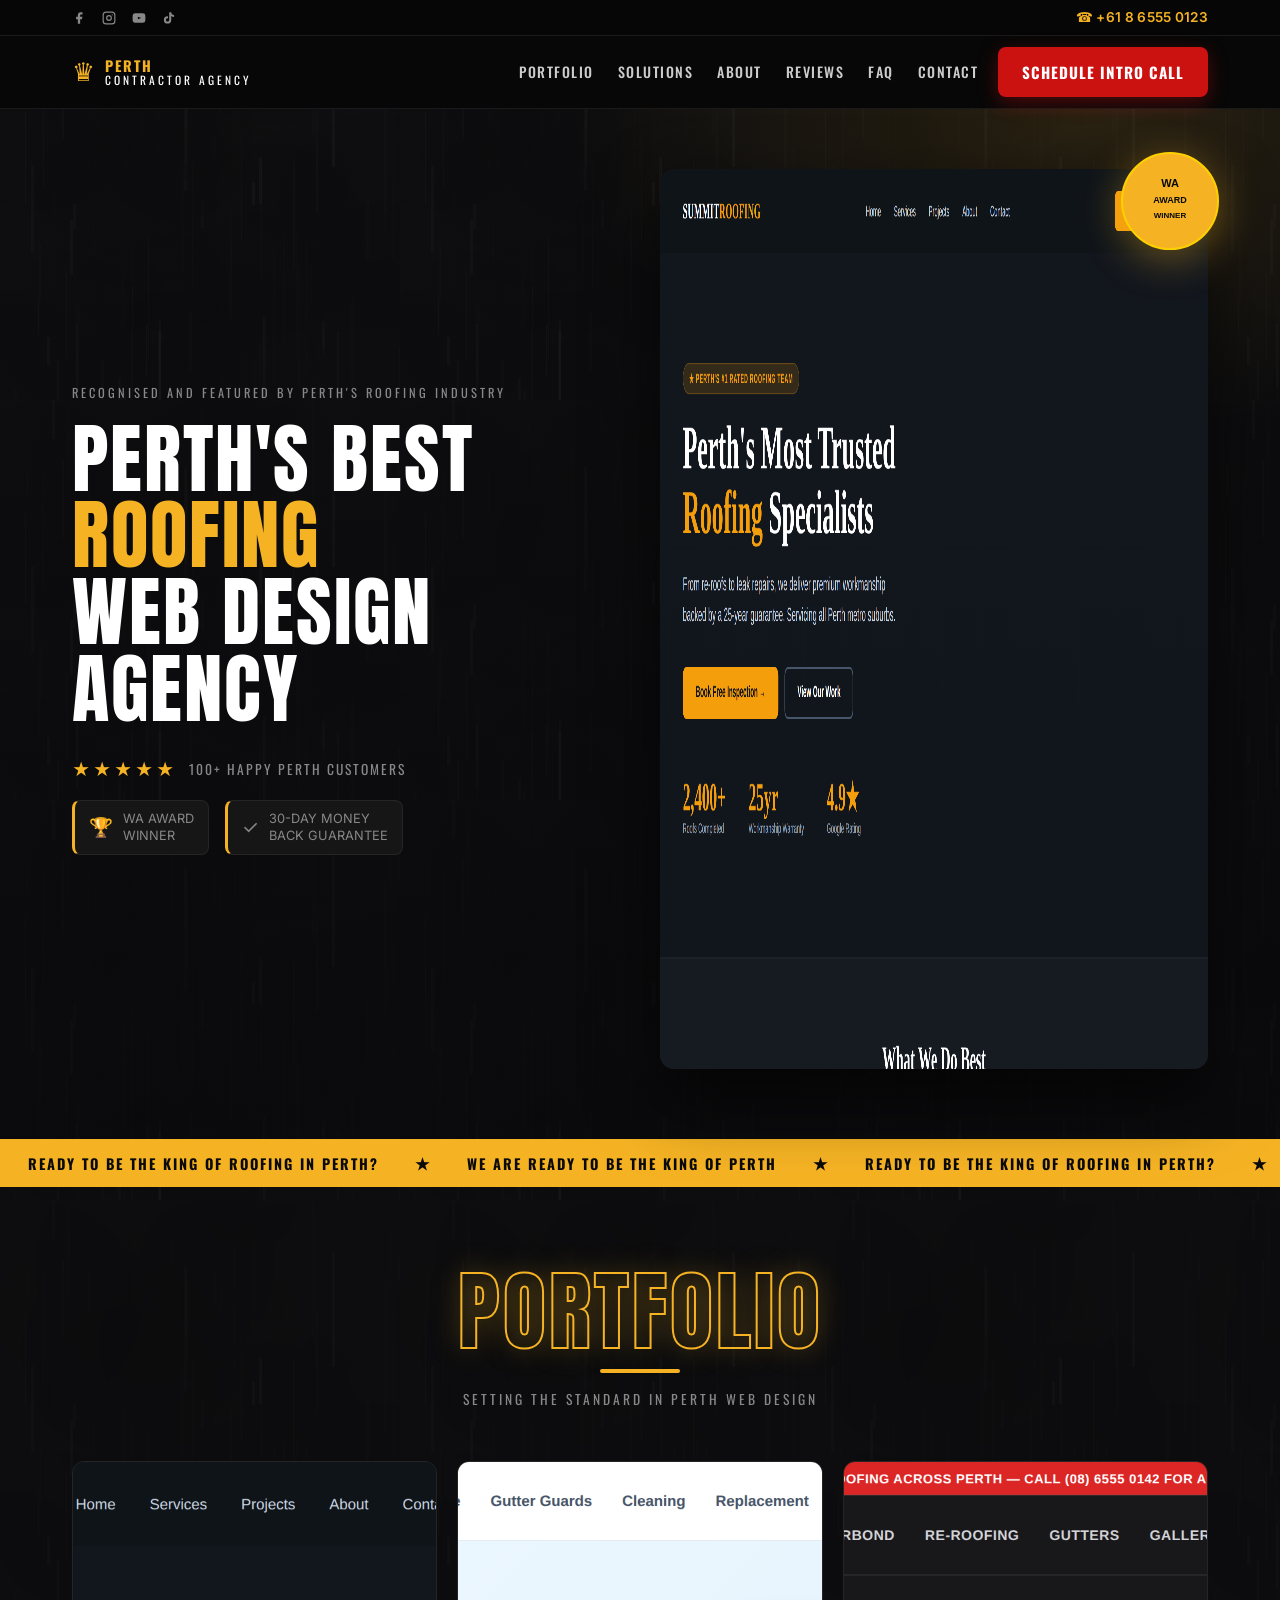
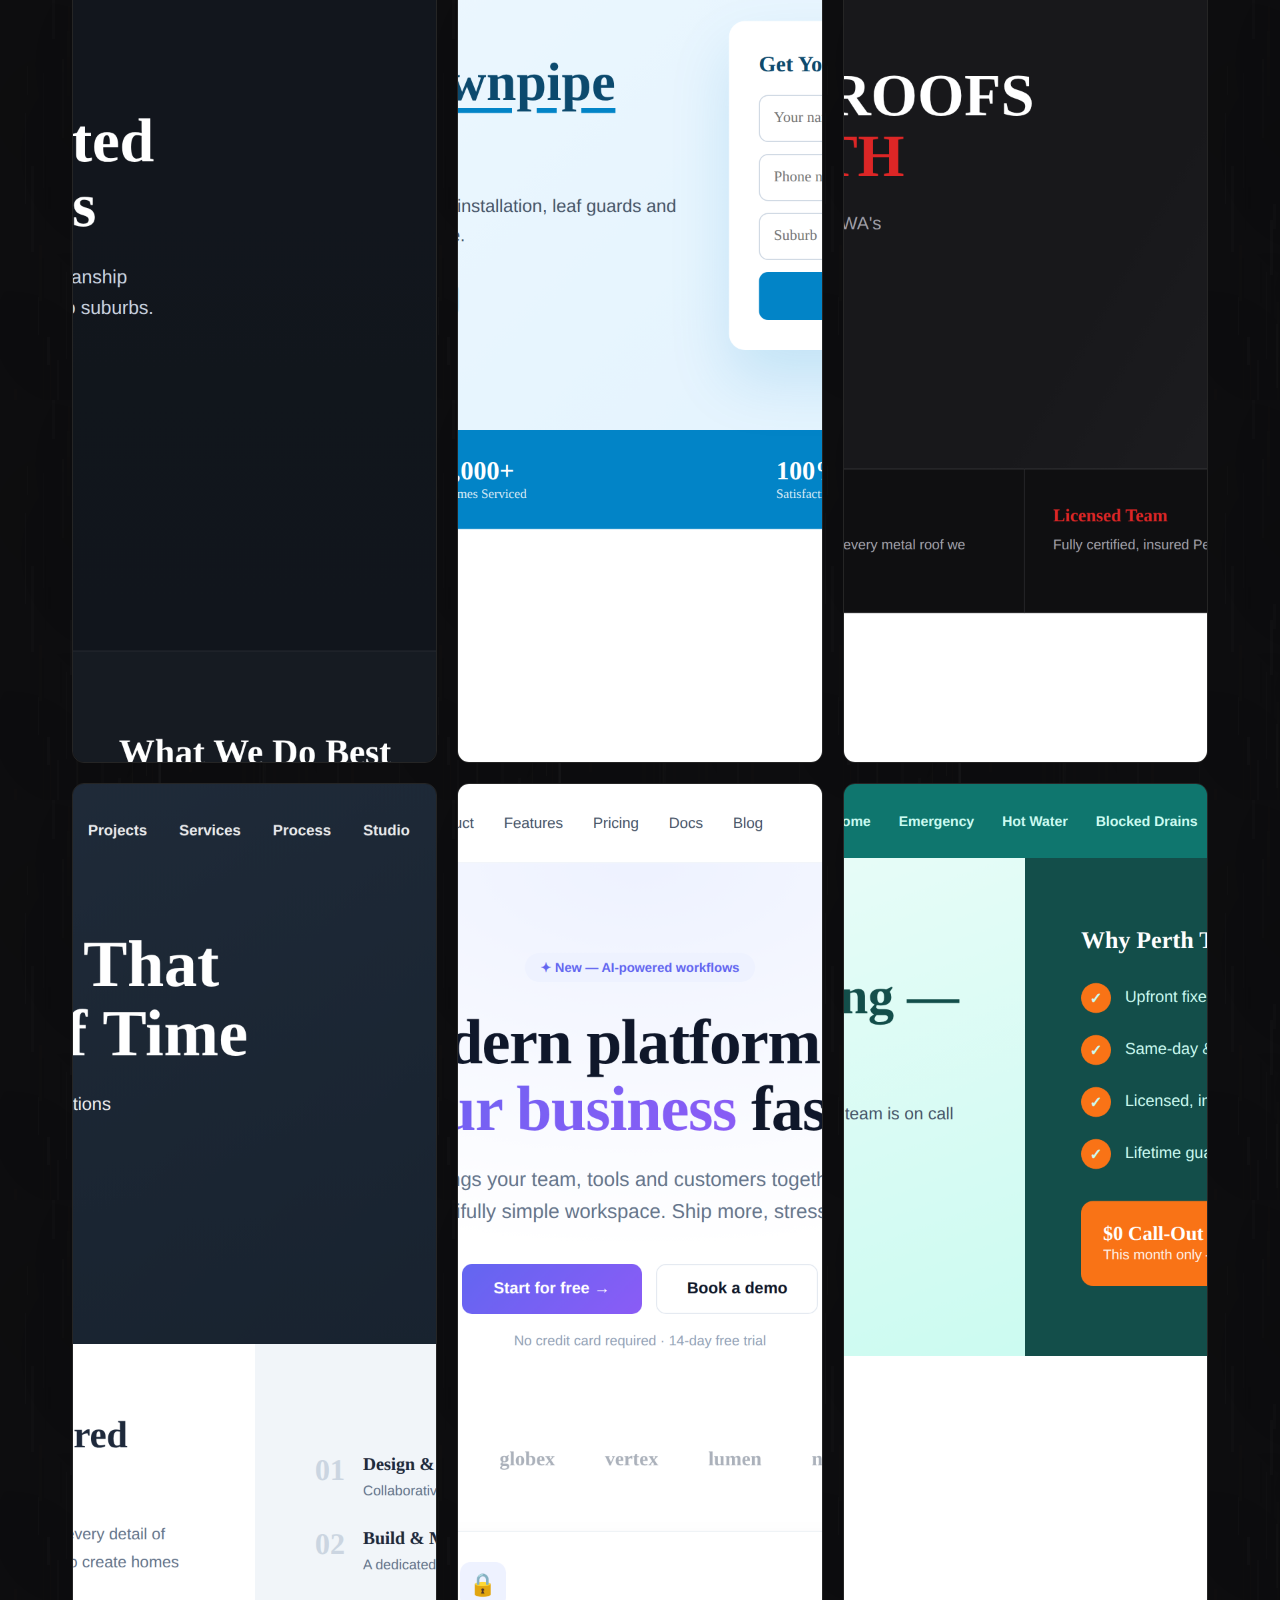
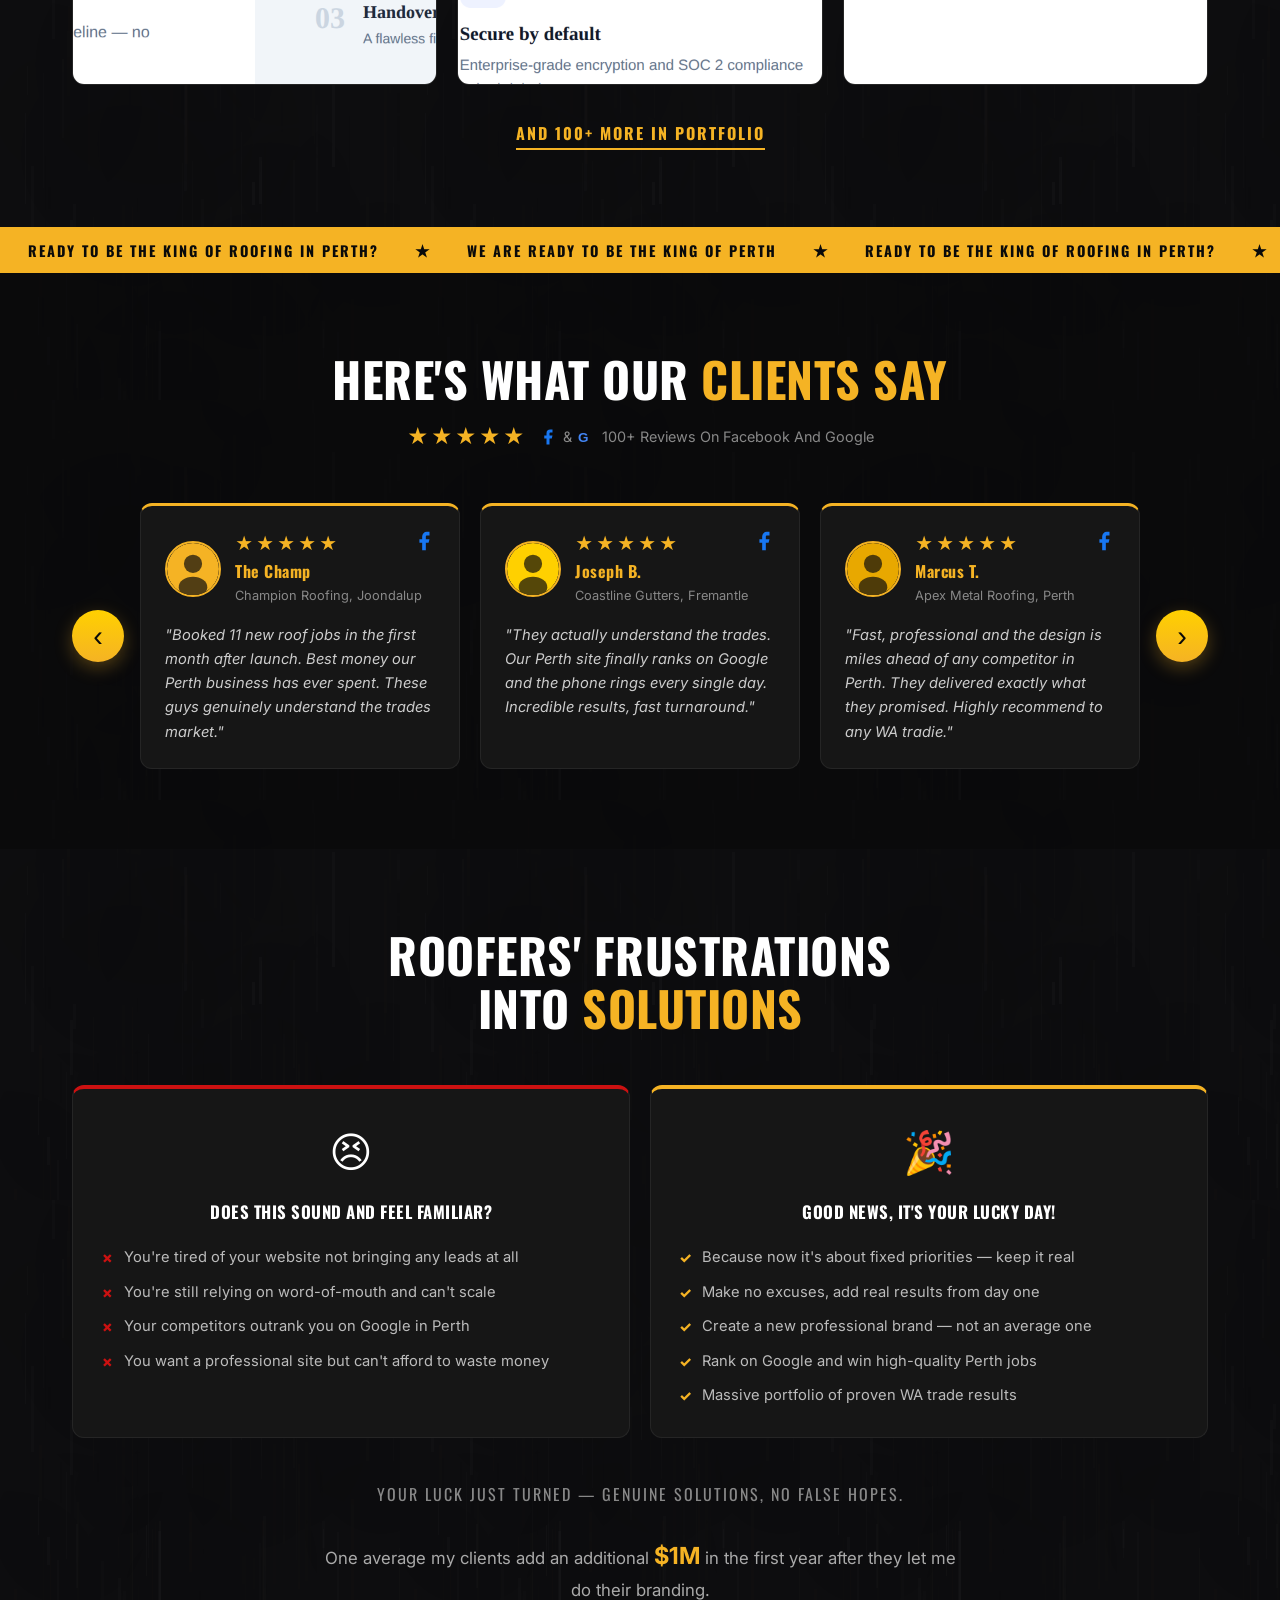
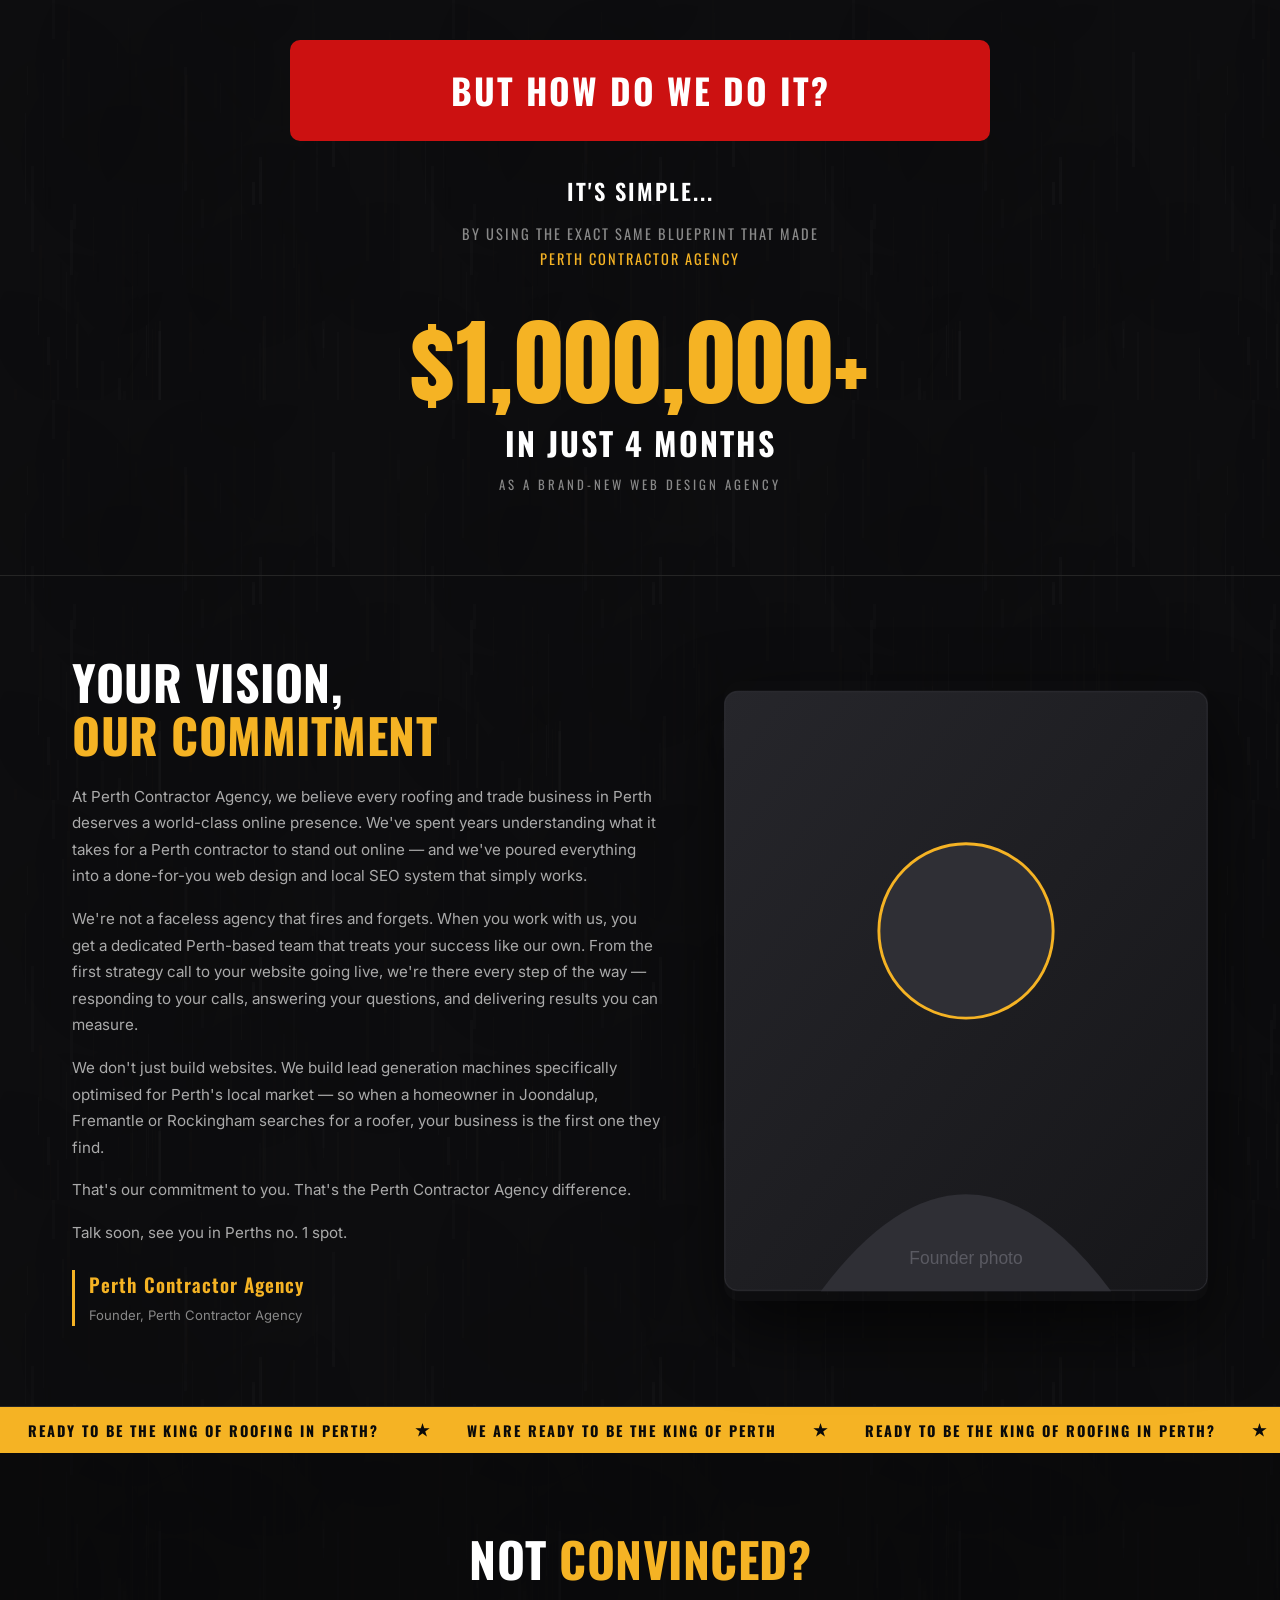
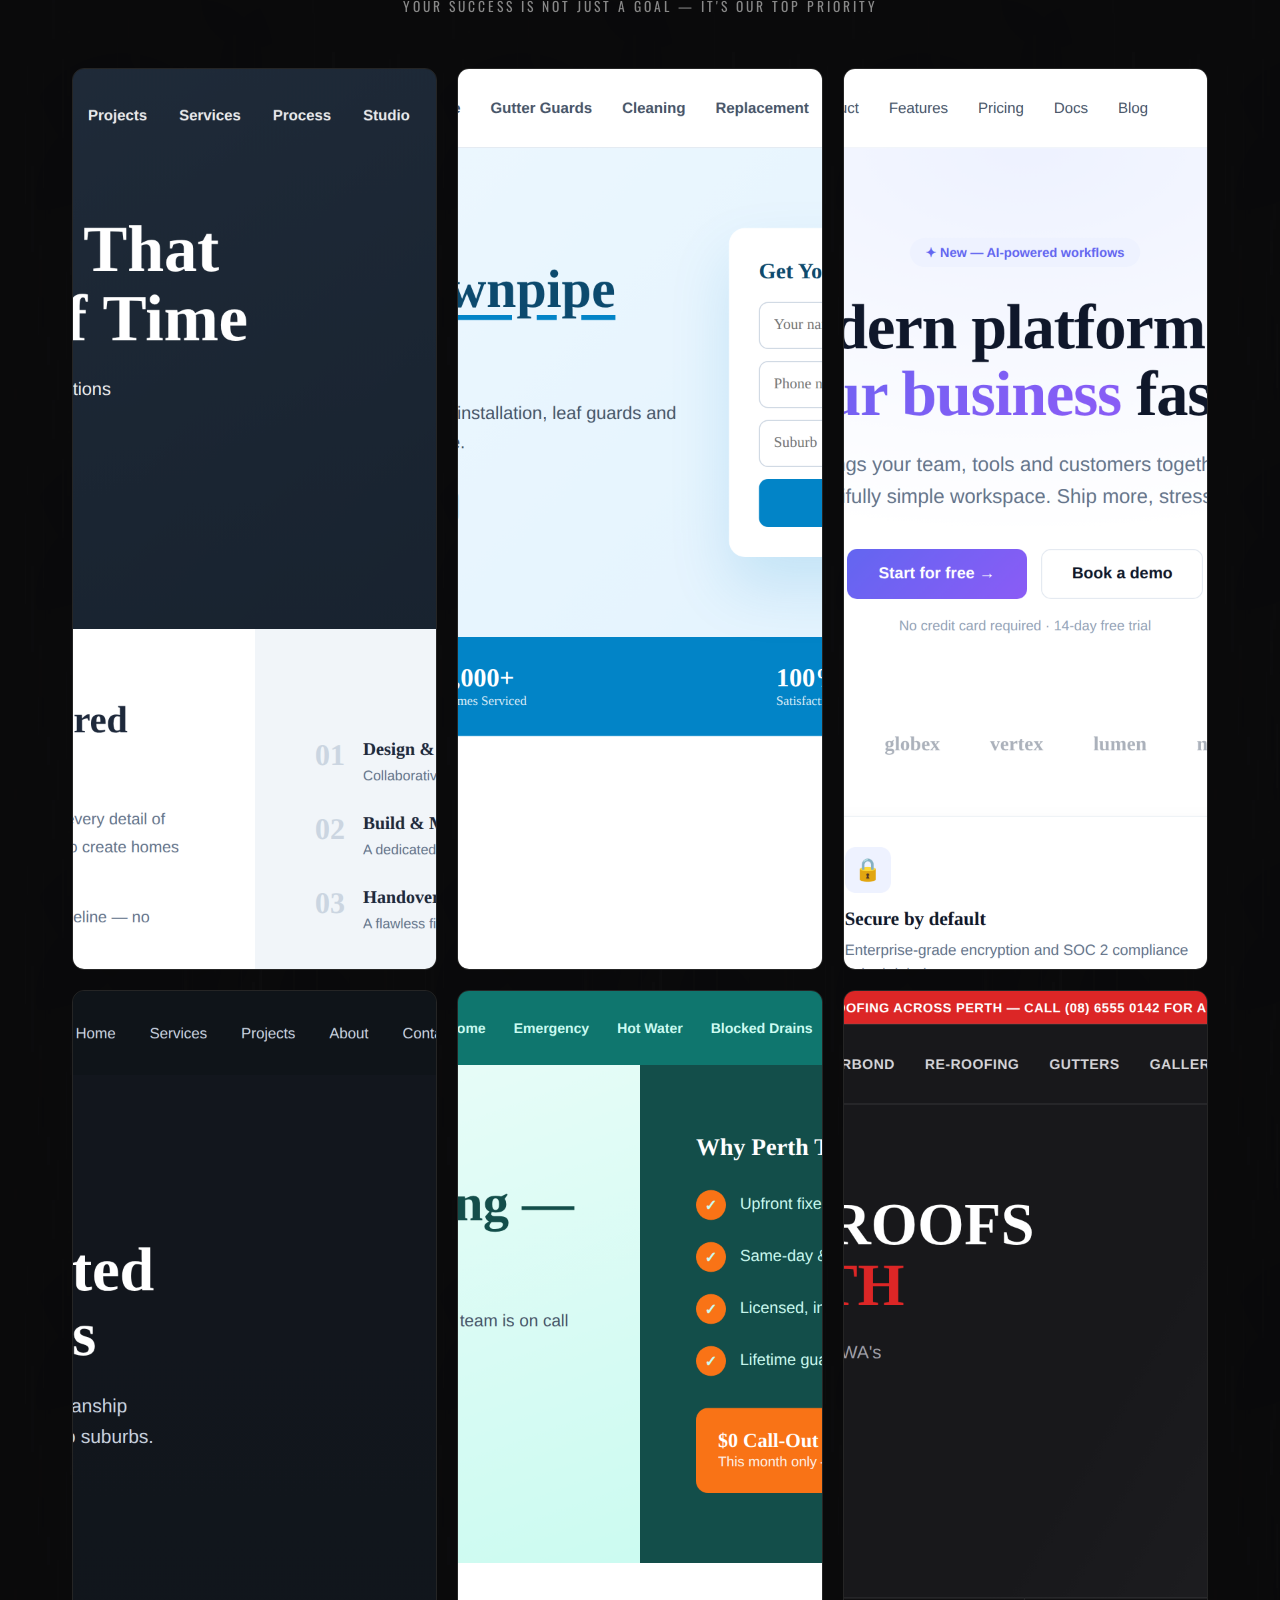
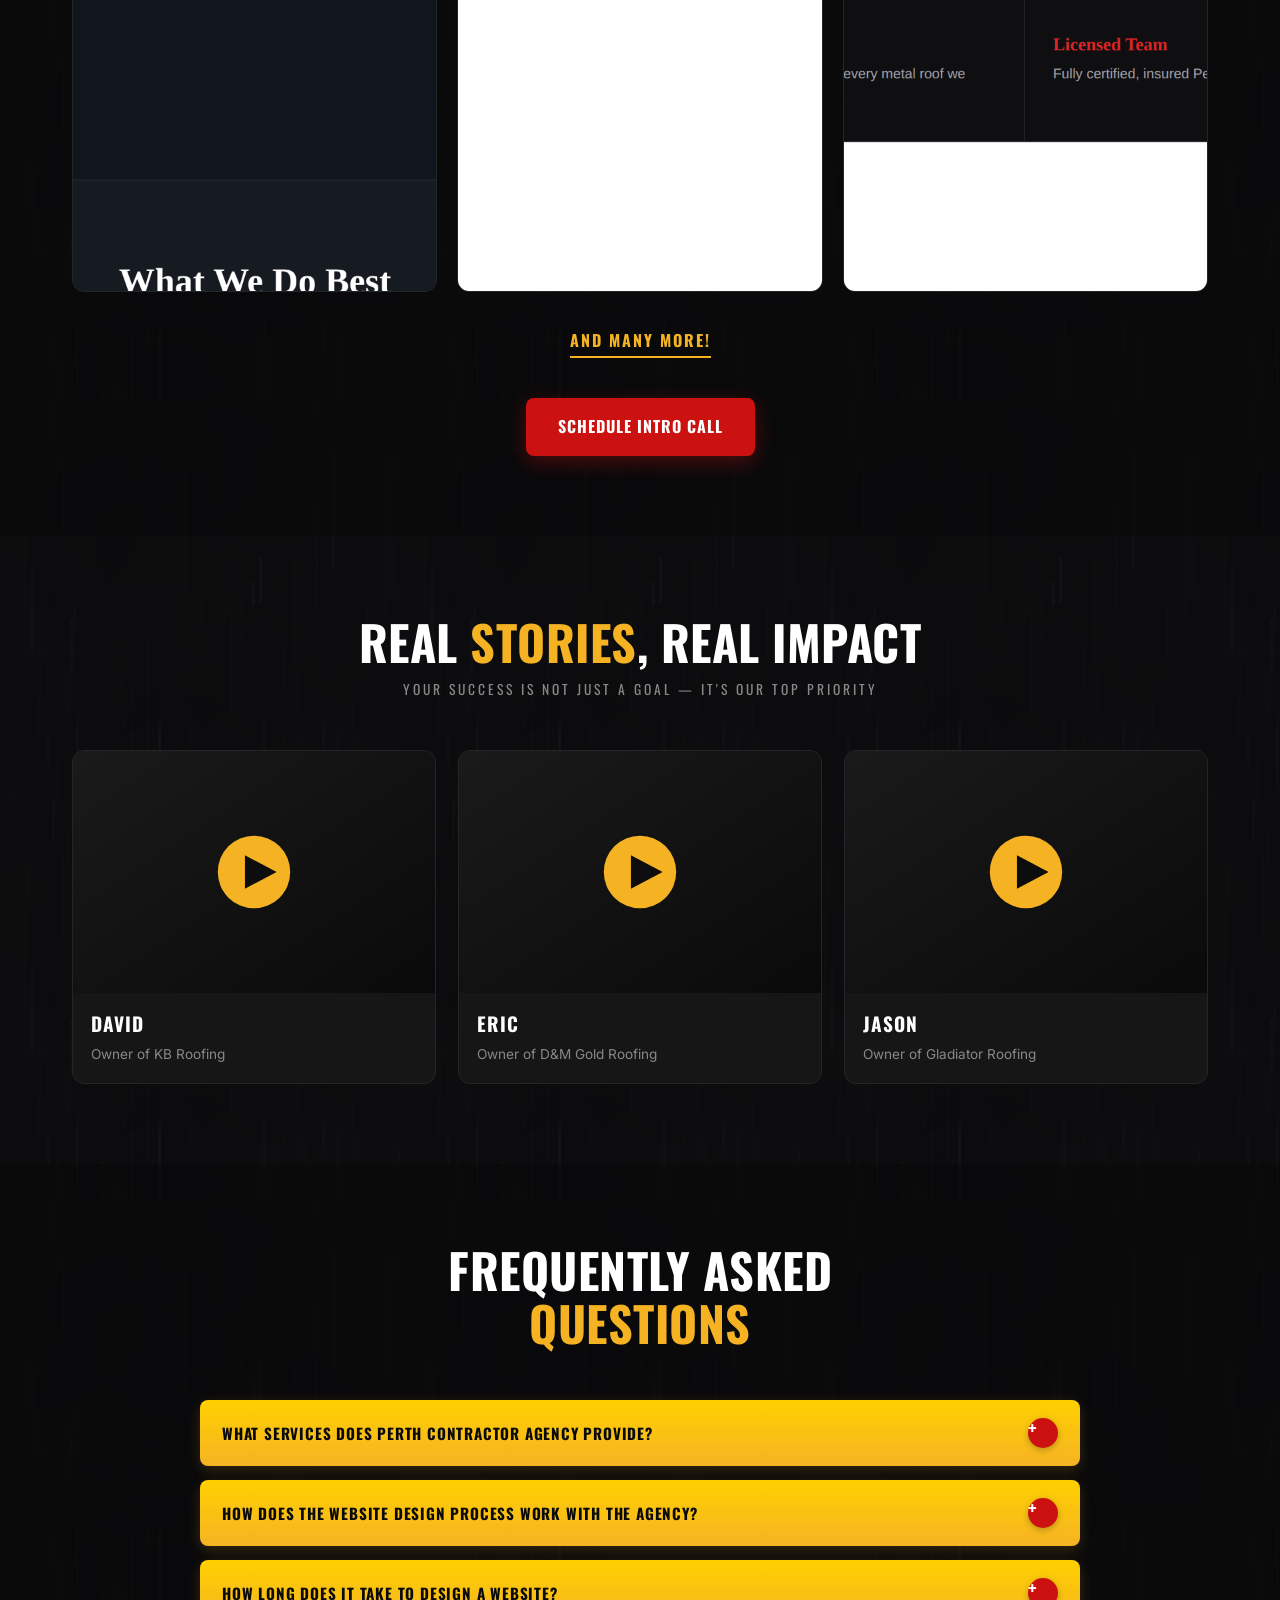
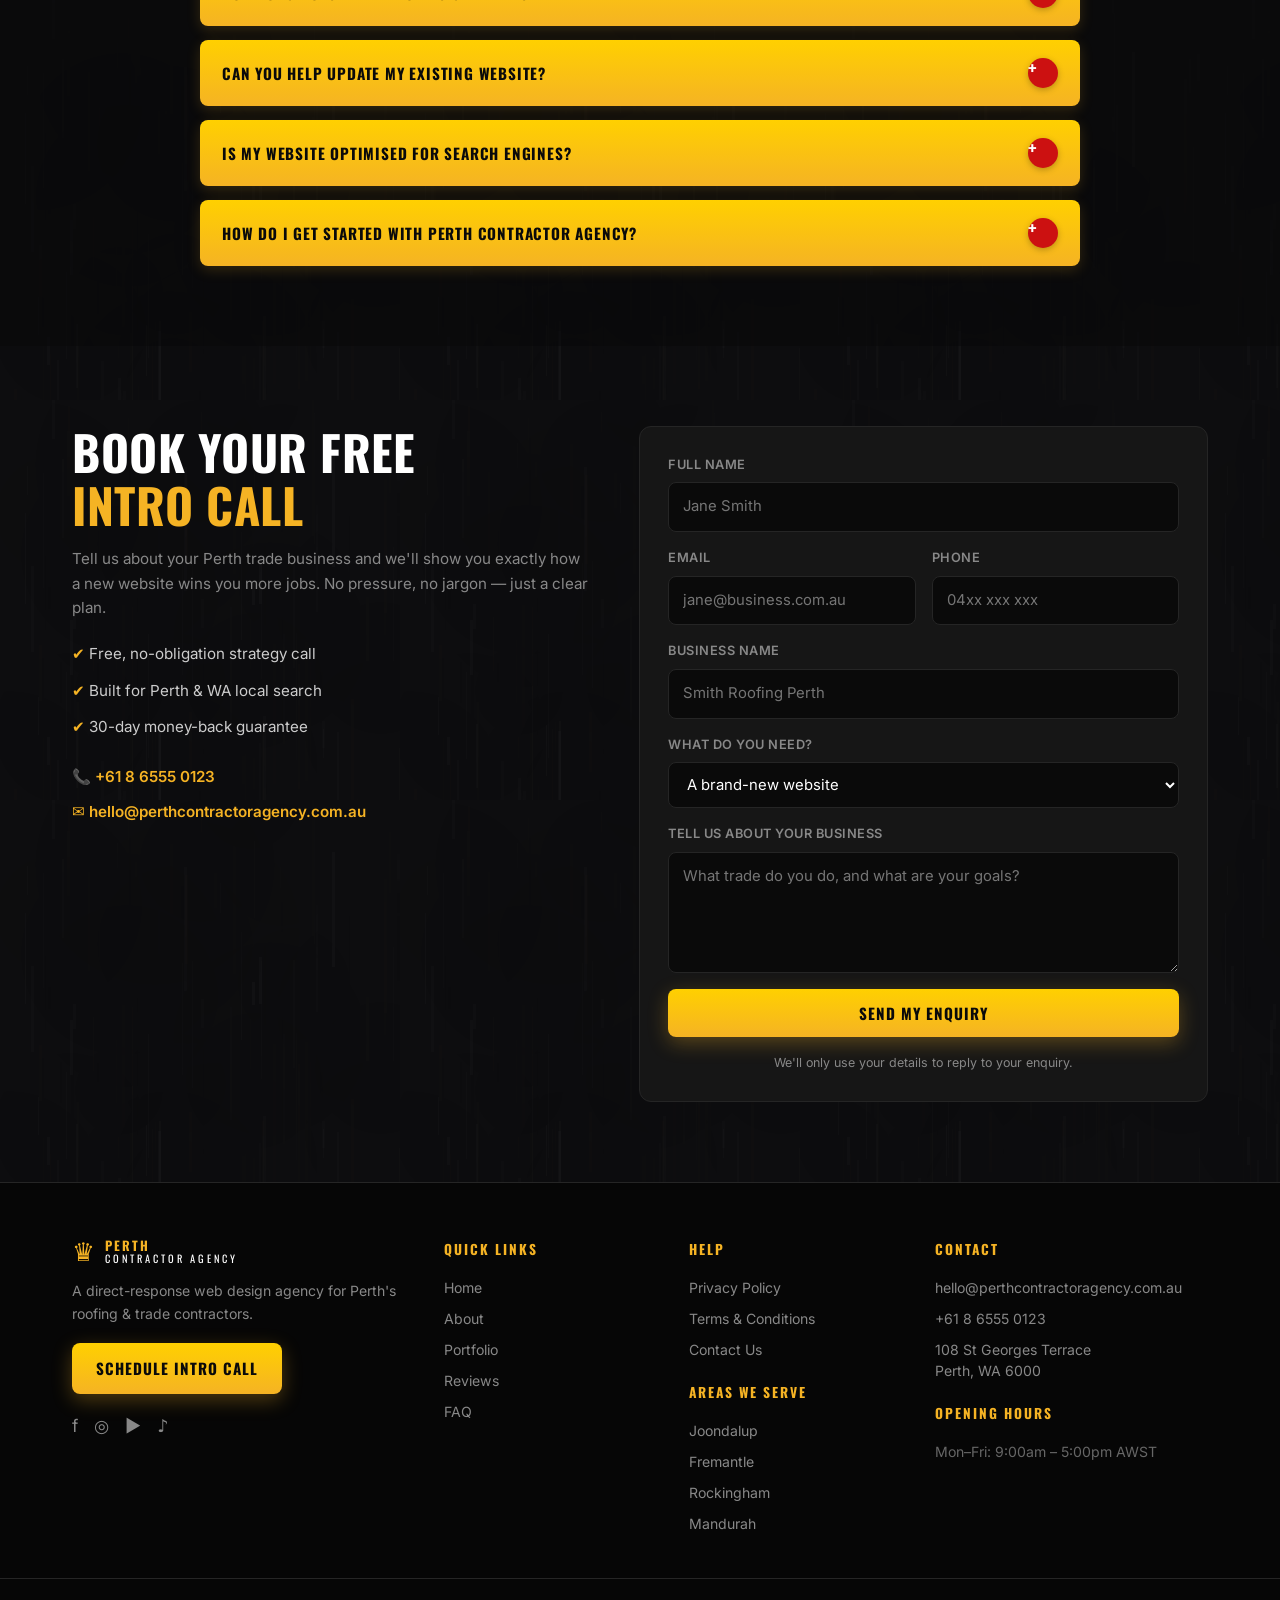
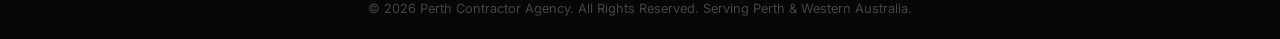
<file: index.html>
<!DOCTYPE html>
<html lang="en-AU">
<head>
  <meta charset="UTF-8" />
  <meta name="viewport" content="width=device-width, initial-scale=1.0" />
  <meta http-equiv="X-UA-Compatible" content="IE=edge" />

  <!-- PRIMARY SEO -->
  <title>Perth's Best Roofing Web Design Agency | Perth Contractor Agency</title>
  <meta name="description" content="Perth Contractor Agency builds high-converting websites for roofing, building &amp; trade contractors across Perth, WA. SEO-optimised, mobile-first web design that wins more jobs. 30-day money-back guarantee." />
  <meta name="keywords" content="Perth web design, roofing web design Perth, trades website Perth, contractor websites Perth, web designer Perth, SEO Perth, web design agency Western Australia, roofer marketing Perth" />
  <meta name="author" content="Perth Contractor Agency" />
  <meta name="robots" content="index, follow, max-image-preview:large, max-snippet:-1, max-video-preview:-1" />
  <link rel="canonical" href="https://www.perthcontractoragency.com.au/" />

  <!-- GEO TARGETING -->
  <meta name="geo.region" content="AU-WA" />
  <meta name="geo.placename" content="Perth, Western Australia" />
  <meta name="geo.position" content="-31.9523;115.8613" />
  <meta name="ICBM" content="-31.9523, 115.8613" />
  <meta name="language" content="English" />
  <meta name="distribution" content="local" />
  <meta name="coverage" content="Perth, Western Australia" />

  <!-- OPEN GRAPH -->
  <meta property="og:type" content="website" />
  <meta property="og:site_name" content="Perth Contractor Agency" />
  <meta property="og:locale" content="en_AU" />
  <meta property="og:title" content="Perth's Best Roofing Web Design Agency | Perth Contractor Agency" />
  <meta property="og:description" content="High-converting, SEO-optimised websites for Perth roofing &amp; trade contractors. Win more jobs with a site built to rank in Perth, WA." />
  <meta property="og:url" content="https://www.perthcontractoragency.com.au/" />
  <meta property="og:image" content="https://www.perthcontractoragency.com.au/assets/img/og-cover.svg" />
  <meta name="twitter:card" content="summary_large_image" />
  <meta name="twitter:title" content="Perth's Best Roofing Web Design Agency" />
  <meta name="twitter:description" content="High-converting websites for Perth roofing &amp; trade contractors." />
  <meta name="twitter:image" content="https://www.perthcontractoragency.com.au/assets/img/og-cover.svg" />
  <meta name="theme-color" content="#0a0a0a" />

  <!-- FONTS: Anton (display) + Oswald (headings) + Inter (body) -->
  <link rel="preconnect" href="https://fonts.googleapis.com" />
  <link rel="preconnect" href="https://fonts.gstatic.com" crossorigin />
  <link href="https://fonts.googleapis.com/css2?family=Anton&family=Oswald:wght@400;500;600;700&family=Inter:wght@400;500;600;700&display=swap" rel="stylesheet" />

  <link rel="stylesheet" href="assets/css/styles.css" />

  <!-- STRUCTURED DATA: LocalBusiness -->
  <script type="application/ld+json">
  {
    "@context": "https://schema.org",
    "@type": "ProfessionalService",
    "@id": "https://www.perthcontractoragency.com.au/#organization",
    "name": "Perth Contractor Agency",
    "description": "Web design and SEO agency in Perth, Western Australia, specialising in high-converting websites for roofing and trade contractors.",
    "url": "https://www.perthcontractoragency.com.au/",
    "telephone": "+61 8 6555 0123",
    "email": "hello@perthcontractoragency.com.au",
    "image": "https://www.perthcontractoragency.com.au/assets/img/og-cover.svg",
    "priceRange": "$$",
    "areaServed": [
      { "@type": "City", "name": "Perth" },
      { "@type": "AdministrativeArea", "name": "Western Australia" }
    ],
    "address": {
      "@type": "PostalAddress",
      "streetAddress": "108 St Georges Terrace",
      "addressLocality": "Perth",
      "addressRegion": "WA",
      "postalCode": "6000",
      "addressCountry": "AU"
    },
    "geo": { "@type": "GeoCoordinates", "latitude": -31.9523, "longitude": 115.8613 },
    "openingHoursSpecification": [{
      "@type": "OpeningHoursSpecification",
      "dayOfWeek": ["Monday","Tuesday","Wednesday","Thursday","Friday"],
      "opens": "09:00", "closes": "17:00"
    }],
    "sameAs": [
      "https://www.facebook.com/perthcontractoragency",
      "https://www.instagram.com/perthcontractoragency"
    ],
    "aggregateRating": { "@type": "AggregateRating", "ratingValue": "4.9", "reviewCount": "120" }
  }
  </script>

  <!-- STRUCTURED DATA: FAQ -->
  <script type="application/ld+json">
  {
    "@context": "https://schema.org",
    "@type": "FAQPage",
    "mainEntity": [
      { "@type": "Question", "name": "What services does Perth Contractor Agency provide?",
        "acceptedAnswer": { "@type": "Answer", "text": "We provide complete web design, SEO and lead-generation systems for Perth roofing and trade contractors — including custom website design, mobile optimisation, local Perth SEO, copywriting and ongoing support." }},
      { "@type": "Question", "name": "How does the website design process work?",
        "acceptedAnswer": { "@type": "Answer", "text": "After a free intro call we map your goals, design your site, gather your feedback, then build and launch a fast, SEO-optimised website — usually within 2 to 4 weeks." }},
      { "@type": "Question", "name": "How long does it take to design a website?",
        "acceptedAnswer": { "@type": "Answer", "text": "Most projects are designed, built and launched within 2 to 4 weeks, depending on size and how quickly content is supplied." }},
      { "@type": "Question", "name": "Can you help update my existing website?",
        "acceptedAnswer": { "@type": "Answer", "text": "Yes. We can redesign, rebuild or optimise your current website to improve speed, conversions and search rankings across Perth, WA." }},
      { "@type": "Question", "name": "Do you offer website hosting services?",
        "acceptedAnswer": { "@type": "Answer", "text": "Yes — we offer fast, secure Australian-based hosting and ongoing maintenance so your site stays online, updated and protected." }},
      { "@type": "Question", "name": "Is my website optimised for search engines?",
        "acceptedAnswer": { "@type": "Answer", "text": "Every website we build is optimised for local Perth SEO — including clean code, structured data, fast load speeds and on-page optimisation that Google can read." }}
    ]
  }
  </script>
</head>
<body>

  <!-- ═══ TOP BAR ═══ -->
  <div class="topbar">
    <div class="container topbar__inner">
      <div class="topbar__social">
        <a href="#" aria-label="Facebook"><svg width="14" height="14" viewBox="0 0 24 24" fill="currentColor"><path d="M18 2h-3a5 5 0 00-5 5v3H7v4h3v8h4v-8h3l1-4h-4V7a1 1 0 011-1h3z"/></svg></a>
        <a href="#" aria-label="Instagram"><svg width="14" height="14" viewBox="0 0 24 24" fill="none" stroke="currentColor" stroke-width="2"><rect x="2" y="2" width="20" height="20" rx="5"/><circle cx="12" cy="12" r="4"/><circle cx="17.5" cy="6.5" r="1" fill="currentColor" stroke="none"/></svg></a>
        <a href="#" aria-label="YouTube"><svg width="14" height="14" viewBox="0 0 24 24" fill="currentColor"><path d="M22.54 6.42a2.78 2.78 0 00-1.95-1.96C18.88 4 12 4 12 4s-6.88 0-8.59.46a2.78 2.78 0 00-1.95 1.96A29 29 0 001 12a29 29 0 00.46 5.58A2.78 2.78 0 003.41 19.6C5.12 20 12 20 12 20s6.88 0 8.59-.46a2.78 2.78 0 001.95-1.95A29 29 0 0023 12a29 29 0 00-.46-5.58zm-12.47 7.67V9.91l5.73 2.09-5.73 2.09z"/></svg></a>
        <a href="#" aria-label="TikTok"><svg width="14" height="14" viewBox="0 0 24 24" fill="currentColor"><path d="M19.59 6.69a4.83 4.83 0 01-3.77-4.25V2h-3.45v13.67a2.89 2.89 0 01-2.88 2.5 2.89 2.89 0 01-2.89-2.89 2.89 2.89 0 012.89-2.89c.28 0 .54.04.79.1V9.01a6.33 6.33 0 00-.79-.05 6.34 6.34 0 00-6.34 6.34 6.34 6.34 0 006.34 6.34 6.34 6.34 0 006.33-6.34V8.69a8.28 8.28 0 004.83 1.55V6.79a4.85 4.85 0 01-1.06-.1z"/></svg></a>
      </div>
      <a href="tel:+61865550123" class="topbar__phone">☎ +61 8 6555 0123</a>
    </div>
  </div>

  <!-- ═══ HEADER / NAV ═══ -->
  <header class="header" id="top">
    <div class="container header__inner">
      <a href="#top" class="logo" aria-label="Perth Contractor Agency home">
        <span class="logo__crown">♛</span>
        <div class="logo__text">
          <span class="logo__line1">PERTH</span>
          <span class="logo__line2">CONTRACTOR AGENCY</span>
        </div>
      </a>
      <nav class="header__nav" aria-label="Primary navigation">
        <a href="#portfolio">PORTFOLIO</a>
        <a href="#solutions">SOLUTIONS</a>
        <a href="#about">ABOUT</a>
        <a href="#reviews">REVIEWS</a>
        <a href="#faq">FAQ</a>
        <a href="#contact">CONTACT</a>
      </nav>
      <a href="#contact" class="btn btn--red">SCHEDULE INTRO CALL</a>
      <button class="nav-toggle" aria-label="Open menu" aria-expanded="false">
        <span></span><span></span><span></span>
      </button>
    </div>
  </header>

  <!-- ═══ HERO ═══ -->
  <section class="hero">
    <div class="container hero__inner">
      <div class="hero__left">
        <p class="hero__eyebrow">RECOGNISED AND FEATURED BY PERTH'S ROOFING INDUSTRY</p>
        <h1 class="hero__h1">
          PERTH'S BEST<br>
          <span class="c-gold">ROOFING</span><br>
          WEB DESIGN<br>
          AGENCY
        </h1>
        <div class="hero__trust">
          <div class="hero__stars">
            <span class="stars">★★★★★</span>
            <span class="hero__trust-text">100+ HAPPY PERTH CUSTOMERS</span>
          </div>
          <div class="hero__badge-row">
            <div class="trust-badge">
              <span class="trust-badge__icon">🏆</span>
              <span>WA AWARD<br>WINNER</span>
            </div>
            <div class="trust-badge">
              <span class="trust-badge__icon">✓</span>
              <span>30-DAY MONEY<br>BACK GUARANTEE</span>
            </div>
          </div>
        </div>
      </div>
      <div class="hero__right">
        <img src="assets/img/web-summit.png" width="1440" height="900" alt="Example of a Perth roofing contractor website designed by Perth Contractor Agency" class="hero__mockup" />
        <div class="hero__award-badge" aria-hidden="true">
          <svg viewBox="0 0 100 100" width="100" height="100">
            <circle cx="50" cy="50" r="48" fill="#F5B324" stroke="#FFD000" stroke-width="2"/>
            <text x="50" y="36" text-anchor="middle" fill="#0a0a0a" font-family="Arial Black,Arial" font-weight="900" font-size="11">WA</text>
            <text x="50" y="52" text-anchor="middle" fill="#0a0a0a" font-family="Arial Black,Arial" font-weight="900" font-size="9">AWARD</text>
            <text x="50" y="67" text-anchor="middle" fill="#0a0a0a" font-family="Arial Black,Arial" font-weight="700" font-size="8">WINNER</text>
          </svg>
        </div>
      </div>
    </div>
  </section>

  <!-- ═══ MARQUEE 1 ═══ -->
  <div class="marquee" aria-hidden="true">
    <div class="marquee__track">
      <span>READY TO BE THE KING OF ROOFING IN PERTH?</span><span class="marquee__star">★</span>
      <span>WE ARE READY TO BE THE KING OF PERTH</span><span class="marquee__star">★</span>
      <span>READY TO BE THE KING OF ROOFING IN PERTH?</span><span class="marquee__star">★</span>
      <span>WE ARE READY TO BE THE KING OF PERTH</span><span class="marquee__star">★</span>
      <span>READY TO BE THE KING OF ROOFING IN PERTH?</span><span class="marquee__star">★</span>
      <span>WE ARE READY TO BE THE KING OF PERTH</span><span class="marquee__star">★</span>
      <span>READY TO BE THE KING OF ROOFING IN PERTH?</span><span class="marquee__star">★</span>
      <span>WE ARE READY TO BE THE KING OF PERTH</span><span class="marquee__star">★</span>
    </div>
  </div>

  <!-- ═══ PORTFOLIO ═══ -->
  <section class="section section--dark" id="portfolio">
    <div class="container">
      <div class="section-head section-head--center">
        <h2 class="heading-display c-gold">PORTFOLIO</h2>
        <div class="gold-line"></div>
        <p class="section-sub">SETTING THE STANDARD IN PERTH WEB DESIGN</p>
      </div>
      <div class="port-grid">
        <article class="port-card"><img src="assets/img/web-summit.png" width="1440" height="900" loading="lazy" alt="Summit Roofing — roofing company website designed by Perth Contractor Agency" /></article>
        <article class="port-card"><img src="assets/img/web-coastline.png" width="1440" height="900" loading="lazy" alt="Coastline Gutters — gutter and downpipe website design, Perth WA" /></article>
        <article class="port-card"><img src="assets/img/web-apex.png" width="1440" height="900" loading="lazy" alt="Apex Metal Roofing — metal roofing website design, Perth" /></article>
        <article class="port-card"><img src="assets/img/web-westcoast.png" width="1440" height="900" loading="lazy" alt="Westcoast Builders — custom home builder website design, Perth WA" /></article>
        <article class="port-card"><img src="assets/img/web-nova.png" width="1440" height="900" loading="lazy" alt="Nova — modern business landing page web design, Perth" /></article>
        <article class="port-card"><img src="assets/img/web-rapidflow.png" width="1440" height="900" loading="lazy" alt="RapidFlow Plumbing — plumbing trade website design, Perth" /></article>
      </div>
      <div class="section-more">
        <a href="#contact" class="more-link">AND 100+ MORE IN PORTFOLIO</a>
      </div>
    </div>
  </section>

  <!-- ═══ MARQUEE 2 ═══ -->
  <div class="marquee" aria-hidden="true">
    <div class="marquee__track">
      <span>READY TO BE THE KING OF ROOFING IN PERTH?</span><span class="marquee__star">★</span>
      <span>WE ARE READY TO BE THE KING OF PERTH</span><span class="marquee__star">★</span>
      <span>READY TO BE THE KING OF ROOFING IN PERTH?</span><span class="marquee__star">★</span>
      <span>WE ARE READY TO BE THE KING OF PERTH</span><span class="marquee__star">★</span>
      <span>READY TO BE THE KING OF ROOFING IN PERTH?</span><span class="marquee__star">★</span>
      <span>WE ARE READY TO BE THE KING OF PERTH</span><span class="marquee__star">★</span>
      <span>READY TO BE THE KING OF ROOFING IN PERTH?</span><span class="marquee__star">★</span>
      <span>WE ARE READY TO BE THE KING OF PERTH</span><span class="marquee__star">★</span>
    </div>
  </div>

  <!-- ═══ REVIEWS ═══ -->
  <section class="section section--alt" id="reviews">
    <div class="container">
      <div class="section-head section-head--center">
        <h2 class="heading-lg">HERE'S WHAT OUR <span class="c-gold">CLIENTS SAY</span></h2>
        <div class="reviews-meta">
          <span class="stars">★★★★★</span>
          <span class="reviews-meta__text">
            <svg width="18" height="18" viewBox="0 0 24 24" fill="#1877F2"><path d="M18 2h-3a5 5 0 00-5 5v3H7v4h3v8h4v-8h3l1-4h-4V7a1 1 0 011-1h3z"/></svg>
            &amp;
            <svg width="18" height="18" viewBox="0 0 24 24"><text y="18" font-size="18" font-family="Arial" font-weight="bold" fill="#4285F4">G</text></svg>
            100+ Reviews On Facebook And Google
          </span>
        </div>
      </div>
      <div class="reviews-slider">
        <button class="slider-arrow slider-arrow--prev" aria-label="Previous reviews" data-slide="prev">‹</button>
        <div class="reviews-grid" id="reviews-track">
          <article class="review-card">
            <div class="review-card__top">
              <img src="assets/img/avatar-1.svg" width="56" height="56" alt="The Champ review" class="review-card__avatar" loading="lazy" />
              <div>
                <div class="stars">★★★★★</div>
                <strong class="review-card__name">The Champ</strong>
                <span class="review-card__role">Champion Roofing, Joondalup</span>
              </div>
              <svg class="review-card__fb" width="22" height="22" viewBox="0 0 24 24" fill="#1877F2"><path d="M18 2h-3a5 5 0 00-5 5v3H7v4h3v8h4v-8h3l1-4h-4V7a1 1 0 011-1h3z"/></svg>
            </div>
            <p class="review-card__quote">"Booked 11 new roof jobs in the first month after launch. Best money our Perth business has ever spent. These guys genuinely understand the trades market."</p>
          </article>
          <article class="review-card">
            <div class="review-card__top">
              <img src="assets/img/avatar-2.svg" width="56" height="56" alt="Joseph B review" class="review-card__avatar" loading="lazy" />
              <div>
                <div class="stars">★★★★★</div>
                <strong class="review-card__name">Joseph B.</strong>
                <span class="review-card__role">Coastline Gutters, Fremantle</span>
              </div>
              <svg class="review-card__fb" width="22" height="22" viewBox="0 0 24 24" fill="#1877F2"><path d="M18 2h-3a5 5 0 00-5 5v3H7v4h3v8h4v-8h3l1-4h-4V7a1 1 0 011-1h3z"/></svg>
            </div>
            <p class="review-card__quote">"They actually understand the trades. Our Perth site finally ranks on Google and the phone rings every single day. Incredible results, fast turnaround."</p>
          </article>
          <article class="review-card">
            <div class="review-card__top">
              <img src="assets/img/avatar-3.svg" width="56" height="56" alt="Marcus T review" class="review-card__avatar" loading="lazy" />
              <div>
                <div class="stars">★★★★★</div>
                <strong class="review-card__name">Marcus T.</strong>
                <span class="review-card__role">Apex Metal Roofing, Perth</span>
              </div>
              <svg class="review-card__fb" width="22" height="22" viewBox="0 0 24 24" fill="#1877F2"><path d="M18 2h-3a5 5 0 00-5 5v3H7v4h3v8h4v-8h3l1-4h-4V7a1 1 0 011-1h3z"/></svg>
            </div>
            <p class="review-card__quote">"Fast, professional and the design is miles ahead of any competitor in Perth. They delivered exactly what they promised. Highly recommend to any WA tradie."</p>
          </article>
        </div>
        <button class="slider-arrow slider-arrow--next" aria-label="Next reviews" data-slide="next">›</button>
      </div>
    </div>
  </section>

  <!-- ═══ FRUSTRATIONS → SOLUTIONS ═══ -->
  <section class="section section--dark" id="solutions">
    <div class="container">
      <div class="section-head section-head--center">
        <h2 class="heading-lg">ROOFERS' FRUSTRATIONS<br>INTO <span class="c-gold">SOLUTIONS</span></h2>
      </div>
      <div class="sol-grid">
        <div class="sol-panel sol-panel--bad">
          <div class="sol-panel__icon">😣</div>
          <h3 class="sol-panel__heading">DOES THIS SOUND AND FEEL FAMILIAR?</h3>
          <ul class="sol-list">
            <li><span class="sol-icon sol-icon--bad">✗</span>You're tired of your website not bringing any leads at all</li>
            <li><span class="sol-icon sol-icon--bad">✗</span>You're still relying on word-of-mouth and can't scale</li>
            <li><span class="sol-icon sol-icon--bad">✗</span>Your competitors outrank you on Google in Perth</li>
            <li><span class="sol-icon sol-icon--bad">✗</span>You want a professional site but can't afford to waste money</li>
          </ul>
        </div>
        <div class="sol-panel sol-panel--good">
          <div class="sol-panel__icon">🎉</div>
          <h3 class="sol-panel__heading">GOOD NEWS, IT'S YOUR LUCKY DAY!</h3>
          <ul class="sol-list">
            <li><span class="sol-icon sol-icon--good">✓</span>Because now it's about fixed priorities — keep it real</li>
            <li><span class="sol-icon sol-icon--good">✓</span>Make no excuses, add real results from day one</li>
            <li><span class="sol-icon sol-icon--good">✓</span>Create a new professional brand — not an average one</li>
            <li><span class="sol-icon sol-icon--good">✓</span>Rank on Google and win high-quality Perth jobs</li>
            <li><span class="sol-icon sol-icon--good">✓</span>Massive portfolio of proven WA trade results</li>
          </ul>
        </div>
      </div>

      <p class="luck-statement">YOUR LUCK JUST TURNED — GENUINE SOLUTIONS, NO FALSE HOPES.</p>

      <div class="million-stat">
        <p>One average my clients add an additional <strong>$1M</strong> in the first year after they let me do their branding.</p>
      </div>

      <div class="how-banner">BUT HOW DO WE DO IT?</div>

      <p class="simple-text">IT'S SIMPLE...</p>

      <p class="blueprint-text">BY USING THE EXACT SAME BLUEPRINT THAT MADE<br><span class="c-gold">PERTH CONTRACTOR AGENCY</span></p>

      <div class="million-display">
        <p class="million-number">$1,000,000+</p>
        <p class="million-label">IN JUST 4 MONTHS</p>
        <p class="million-sub">AS A BRAND-NEW WEB DESIGN AGENCY</p>
      </div>
    </div>
  </section>

  <!-- ═══ ABOUT / VISION ═══ -->
  <section class="section section--about" id="about">
    <div class="container about__inner">
      <div class="about__text">
        <h2 class="heading-lg">YOUR VISION,<br><span class="c-gold">OUR COMMITMENT</span></h2>
        <p>At Perth Contractor Agency, we believe every roofing and trade business in Perth deserves a world-class online presence. We've spent years understanding what it takes for a Perth contractor to stand out online — and we've poured everything into a done-for-you web design and local SEO system that simply works.</p>
        <p>We're not a faceless agency that fires and forgets. When you work with us, you get a dedicated Perth-based team that treats your success like our own. From the first strategy call to your website going live, we're there every step of the way — responding to your calls, answering your questions, and delivering results you can measure.</p>
        <p>We don't just build websites. We build lead generation machines specifically optimised for Perth's local market — so when a homeowner in Joondalup, Fremantle or Rockingham searches for a roofer, your business is the first one they find.</p>
        <p>That's our commitment to you. That's the Perth Contractor Agency difference.</p>
        <p>Talk soon, see you in Perths no. 1 spot.</p>
        <div class="signature">
          <span class="signature__name">Perth Contractor Agency</span>
          <span class="signature__role">Founder, Perth Contractor Agency</span>
        </div>
      </div>
      <div class="about__image">
        <img src="assets/img/portrait.svg" width="500" height="620" loading="lazy" alt="Founder of Perth Contractor Agency" class="about__portrait" />
      </div>
    </div>
  </section>

  <!-- ═══ MARQUEE 3 ═══ -->
  <div class="marquee" aria-hidden="true">
    <div class="marquee__track">
      <span>READY TO BE THE KING OF ROOFING IN PERTH?</span><span class="marquee__star">★</span>
      <span>WE ARE READY TO BE THE KING OF PERTH</span><span class="marquee__star">★</span>
      <span>READY TO BE THE KING OF ROOFING IN PERTH?</span><span class="marquee__star">★</span>
      <span>WE ARE READY TO BE THE KING OF PERTH</span><span class="marquee__star">★</span>
      <span>READY TO BE THE KING OF ROOFING IN PERTH?</span><span class="marquee__star">★</span>
      <span>WE ARE READY TO BE THE KING OF PERTH</span><span class="marquee__star">★</span>
      <span>READY TO BE THE KING OF ROOFING IN PERTH?</span><span class="marquee__star">★</span>
      <span>WE ARE READY TO BE THE KING OF PERTH</span><span class="marquee__star">★</span>
    </div>
  </div>

  <!-- ═══ NOT CONVINCED ═══ -->
  <section class="section section--alt">
    <div class="container">
      <div class="section-head section-head--center">
        <h2 class="heading-lg">NOT <span class="c-gold">CONVINCED?</span></h2>
        <p class="section-sub">YOUR SUCCESS IS NOT JUST A GOAL — IT'S OUR TOP PRIORITY</p>
      </div>
      <div class="port-grid">
        <article class="port-card"><img src="assets/img/web-westcoast.png" width="1440" height="900" loading="lazy" alt="Perth custom home builder website portfolio example" /></article>
        <article class="port-card"><img src="assets/img/web-coastline.png" width="1440" height="900" loading="lazy" alt="Perth gutter company website portfolio example" /></article>
        <article class="port-card"><img src="assets/img/web-nova.png" width="1440" height="900" loading="lazy" alt="Perth business landing page portfolio example" /></article>
        <article class="port-card"><img src="assets/img/web-summit.png" width="1440" height="900" loading="lazy" alt="Perth roofing website portfolio example" /></article>
        <article class="port-card"><img src="assets/img/web-rapidflow.png" width="1440" height="900" loading="lazy" alt="Perth plumbing website portfolio example" /></article>
        <article class="port-card"><img src="assets/img/web-apex.png" width="1440" height="900" loading="lazy" alt="Perth metal roofing website portfolio example" /></article>
      </div>
      <div class="proof-footer">
        <p class="more-link more-link--plain">AND MANY MORE!</p>
        <a href="#contact" class="btn btn--red btn--lg">SCHEDULE INTRO CALL</a>
      </div>
    </div>
  </section>

  <!-- ═══ REAL STORIES ═══ -->
  <section class="section section--dark">
    <div class="container">
      <div class="section-head section-head--center">
        <h2 class="heading-lg">REAL <span class="c-gold">STORIES</span>, REAL IMPACT</h2>
        <p class="section-sub">YOUR SUCCESS IS NOT JUST A GOAL — IT'S OUR TOP PRIORITY</p>
      </div>
      <div class="stories-grid">
        <article class="story-card">
          <div class="story-card__thumb">
            <img src="assets/img/story-1.svg" width="480" height="320" loading="lazy" alt="Video testimonial from David, KB Roofing Perth" />
          </div>
          <h3 class="story-card__name">DAVID</h3>
          <p class="story-card__role">Owner of KB Roofing</p>
        </article>
        <article class="story-card">
          <div class="story-card__thumb">
            <img src="assets/img/story-2.svg" width="480" height="320" loading="lazy" alt="Video testimonial from Eric, D&amp;M Roofing Perth" />
          </div>
          <h3 class="story-card__name">ERIC</h3>
          <p class="story-card__role">Owner of D&amp;M Gold Roofing</p>
        </article>
        <article class="story-card">
          <div class="story-card__thumb">
            <img src="assets/img/story-3.svg" width="480" height="320" loading="lazy" alt="Video testimonial from Jason, Gladiator Roofing Perth" />
          </div>
          <h3 class="story-card__name">JASON</h3>
          <p class="story-card__role">Owner of Gladiator Roofing</p>
        </article>
      </div>
    </div>
  </section>

  <!-- ═══ FAQ ═══ -->
  <section class="section section--alt" id="faq">
    <div class="container">
      <div class="section-head section-head--center">
        <h2 class="heading-lg">FREQUENTLY ASKED<br><span class="c-gold">QUESTIONS</span></h2>
      </div>
      <div class="faq-list">
        <details class="faq-item">
          <summary class="faq-item__q">WHAT SERVICES DOES PERTH CONTRACTOR AGENCY PROVIDE?<span class="faq-icon"></span></summary>
          <p class="faq-item__a">We provide complete web design, SEO and lead-generation systems for Perth roofing and trade contractors — including custom website design, mobile optimisation, local Perth SEO, copywriting and ongoing support.</p>
        </details>
        <details class="faq-item">
          <summary class="faq-item__q">HOW DOES THE WEBSITE DESIGN PROCESS WORK WITH THE AGENCY?<span class="faq-icon"></span></summary>
          <p class="faq-item__a">After a free intro call we map your goals, design your site, gather your feedback, then build and launch a fast, SEO-optimised website — usually within 2 to 4 weeks.</p>
        </details>
        <details class="faq-item">
          <summary class="faq-item__q">HOW LONG DOES IT TAKE TO DESIGN A WEBSITE?<span class="faq-icon"></span></summary>
          <p class="faq-item__a">Most projects are designed, built and launched within 2 to 4 weeks, depending on the size of the site and how quickly content is supplied.</p>
        </details>
        <details class="faq-item">
          <summary class="faq-item__q">CAN YOU HELP UPDATE MY EXISTING WEBSITE?<span class="faq-icon"></span></summary>
          <p class="faq-item__a">Yes. We can redesign, rebuild or optimise your current website to improve speed, conversions and search rankings across Perth, WA.</p>
        </details>
        <details class="faq-item">
          <summary class="faq-item__q">IS MY WEBSITE OPTIMISED FOR SEARCH ENGINES?<span class="faq-icon"></span></summary>
          <p class="faq-item__a">Every website we build is optimised for local Perth SEO — including clean code, structured data, fast load speeds and on-page optimisation that Google can read.</p>
        </details>
        <details class="faq-item">
          <summary class="faq-item__q">HOW DO I GET STARTED WITH PERTH CONTRACTOR AGENCY?<span class="faq-icon"></span></summary>
          <p class="faq-item__a">Simply book a free intro call. We'll discuss your goals, show you exactly what's possible, and map out a plan to get your Perth trade business booked out with quality jobs.</p>
        </details>
      </div>
    </div>
  </section>

  <!-- ═══ CONTACT FORM ═══ -->
  <section class="section section--dark" id="contact">
    <div class="container contact-grid">
      <div class="contact-intro">
        <h2 class="heading-lg">BOOK YOUR FREE<br><span class="c-gold">INTRO CALL</span></h2>
        <p>Tell us about your Perth trade business and we'll show you exactly how a new website wins you more jobs. No pressure, no jargon — just a clear plan.</p>
        <ul class="contact-list">
          <li><span class="c-gold">✔</span> Free, no-obligation strategy call</li>
          <li><span class="c-gold">✔</span> Built for Perth &amp; WA local search</li>
          <li><span class="c-gold">✔</span> 30-day money-back guarantee</li>
        </ul>
        <div class="contact-direct">
          <a href="tel:+61865550123" class="contact-direct__link">📞 +61 8 6555 0123</a>
          <a href="mailto:hello@perthcontractoragency.com.au" class="contact-direct__link">✉ hello@perthcontractoragency.com.au</a>
        </div>
      </div>
      <form class="contact-form" id="lead-form" method="POST" action="https://formspree.io/f/your-form-id" novalidate>
        <p class="form-status" role="status" aria-live="polite" hidden></p>
        <div class="field"><label for="cf-name">Full name</label><input id="cf-name" name="name" type="text" required placeholder="Jane Smith" /></div>
        <div class="field-row">
          <div class="field"><label for="cf-email">Email</label><input id="cf-email" name="email" type="email" required placeholder="jane@business.com.au" /></div>
          <div class="field"><label for="cf-phone">Phone</label><input id="cf-phone" name="phone" type="tel" placeholder="04xx xxx xxx" /></div>
        </div>
        <div class="field"><label for="cf-business">Business name</label><input id="cf-business" name="business" type="text" placeholder="Smith Roofing Perth" /></div>
        <div class="field"><label for="cf-service">What do you need?</label>
          <select id="cf-service" name="service">
            <option value="new-website">A brand-new website</option>
            <option value="redesign">A website redesign</option>
            <option value="seo">Local Perth SEO</option>
            <option value="not-sure">Not sure yet — need advice</option>
          </select>
        </div>
        <div class="field"><label for="cf-message">Tell us about your business</label><textarea id="cf-message" name="message" rows="4" placeholder="What trade do you do, and what are your goals?"></textarea></div>
        <input type="text" name="_gotcha" tabindex="-1" autocomplete="off" style="display:none" aria-hidden="true" />
        <button class="btn btn--gold btn--full" type="submit">SEND MY ENQUIRY</button>
        <p class="form-fine">We'll only use your details to reply to your enquiry.</p>
      </form>
    </div>
  </section>

  <!-- ═══ FOOTER ═══ -->
  <footer class="footer">
    <div class="container footer__grid">
      <div class="footer__brand">
        <a href="#top" class="logo logo--sm" aria-label="Perth Contractor Agency">
          <span class="logo__crown">♛</span>
          <div class="logo__text">
            <span class="logo__line1">PERTH</span>
            <span class="logo__line2">CONTRACTOR AGENCY</span>
          </div>
        </a>
        <p>A direct-response web design agency for Perth's roofing &amp; trade contractors.</p>
        <a href="#contact" class="btn btn--gold">SCHEDULE INTRO CALL</a>
        <div class="footer__social">
          <a href="#" aria-label="Facebook">f</a>
          <a href="#" aria-label="Instagram">◎</a>
          <a href="#" aria-label="YouTube">▶</a>
          <a href="#" aria-label="TikTok">♪</a>
        </div>
      </div>
      <div class="footer__col">
        <h4>QUICK LINKS</h4>
        <ul>
          <li><a href="#top">Home</a></li>
          <li><a href="#about">About</a></li>
          <li><a href="#portfolio">Portfolio</a></li>
          <li><a href="#reviews">Reviews</a></li>
          <li><a href="#faq">FAQ</a></li>
        </ul>
      </div>
      <div class="footer__col">
        <h4>HELP</h4>
        <ul>
          <li><a href="#">Privacy Policy</a></li>
          <li><a href="#">Terms &amp; Conditions</a></li>
          <li><a href="#contact">Contact Us</a></li>
        </ul>
        <h4 style="margin-top:22px">AREAS WE SERVE</h4>
        <ul>
          <li><a href="locations/roofing-web-design-joondalup.html">Joondalup</a></li>
          <li><a href="locations/roofing-web-design-fremantle.html">Fremantle</a></li>
          <li><a href="locations/roofing-web-design-rockingham.html">Rockingham</a></li>
          <li><a href="locations/roofing-web-design-mandurah.html">Mandurah</a></li>
        </ul>
      </div>
      <div class="footer__col">
        <h4>CONTACT</h4>
        <ul>
          <li><a href="mailto:hello@perthcontractoragency.com.au">hello@perthcontractoragency.com.au</a></li>
          <li><a href="tel:+61865550123">+61 8 6555 0123</a></li>
          <li>108 St Georges Terrace<br>Perth, WA 6000</li>
        </ul>
        <h4 style="margin-top:22px">OPENING HOURS</h4>
        <p style="color:#666;font-size:.88rem">Mon–Fri: 9:00am – 5:00pm AWST</p>
      </div>
    </div>
    <div class="footer__bar">
      <div class="container footer__bar-inner">
        <p>© <span id="year"></span> Perth Contractor Agency. All Rights Reserved. Serving Perth &amp; Western Australia.</p>
      </div>
    </div>
  </footer>

  <script src="assets/js/main.js" defer></script>
</body>
</html>
</file>
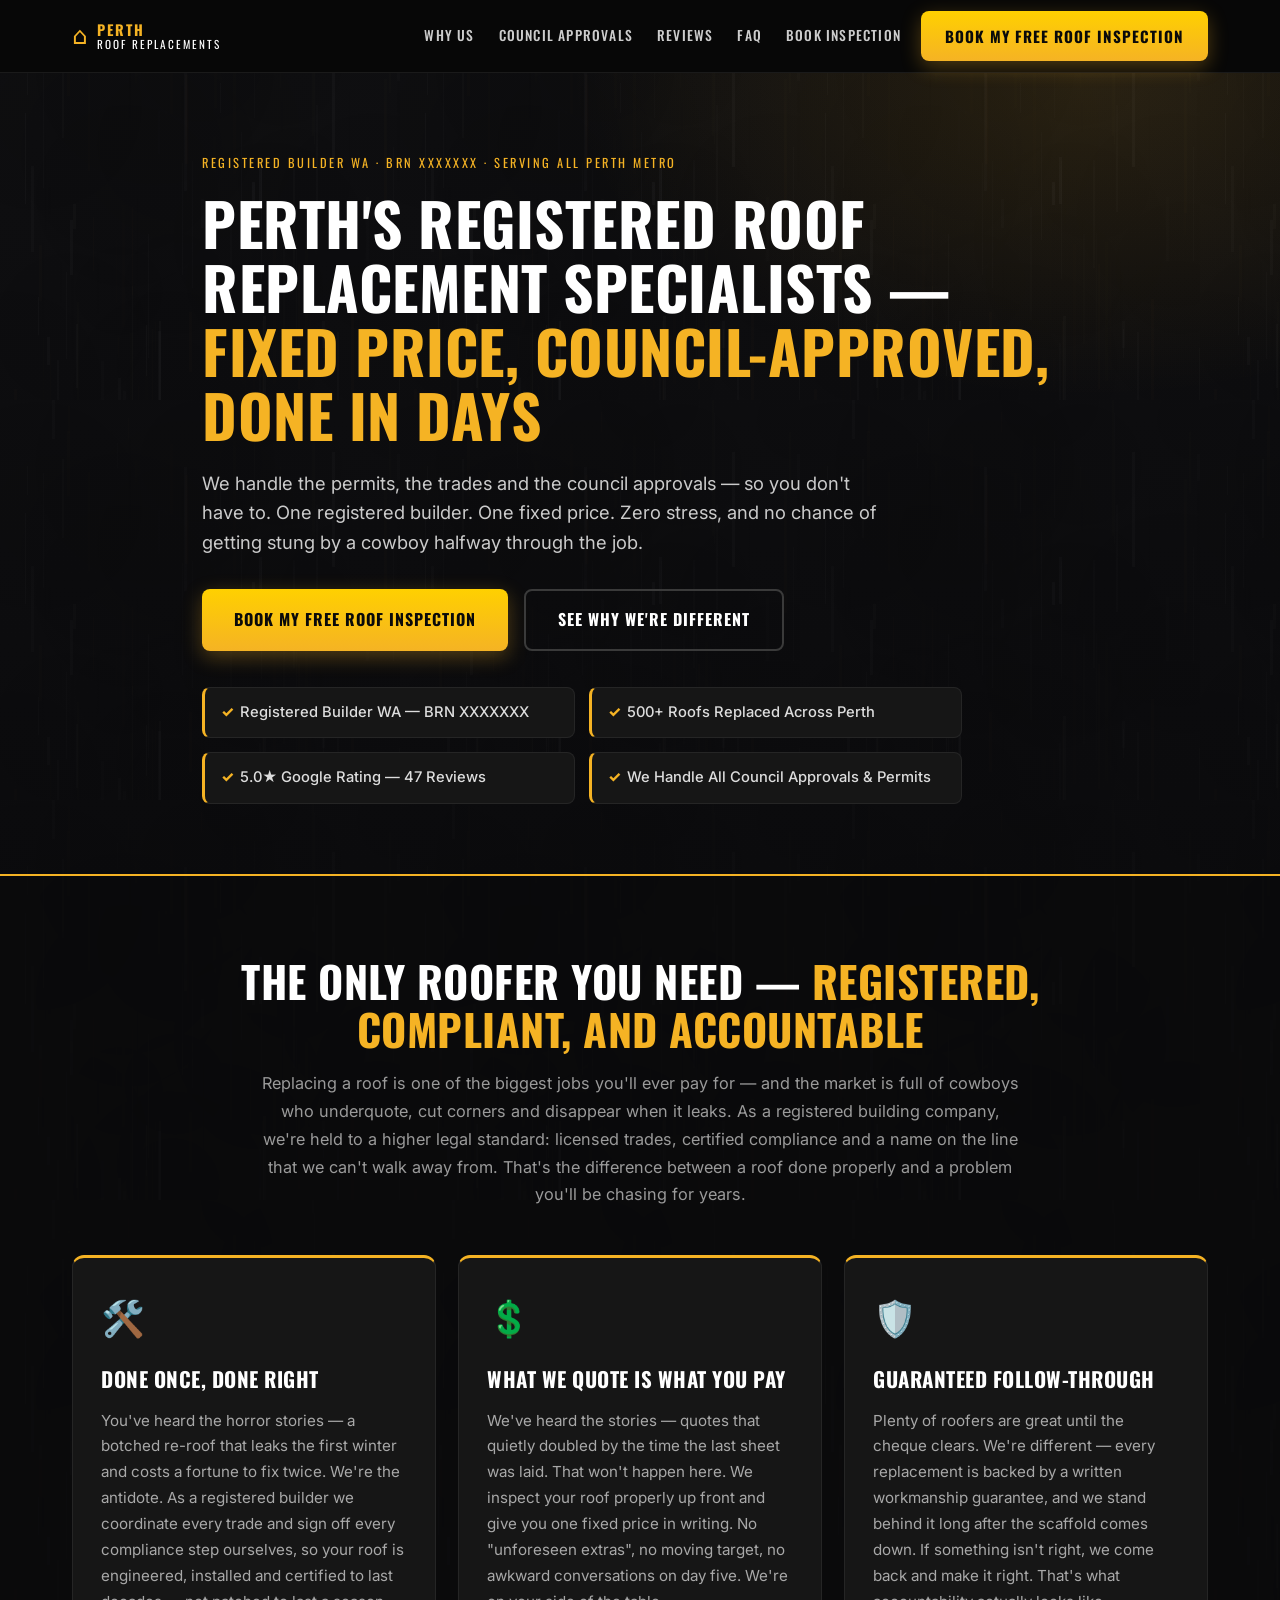
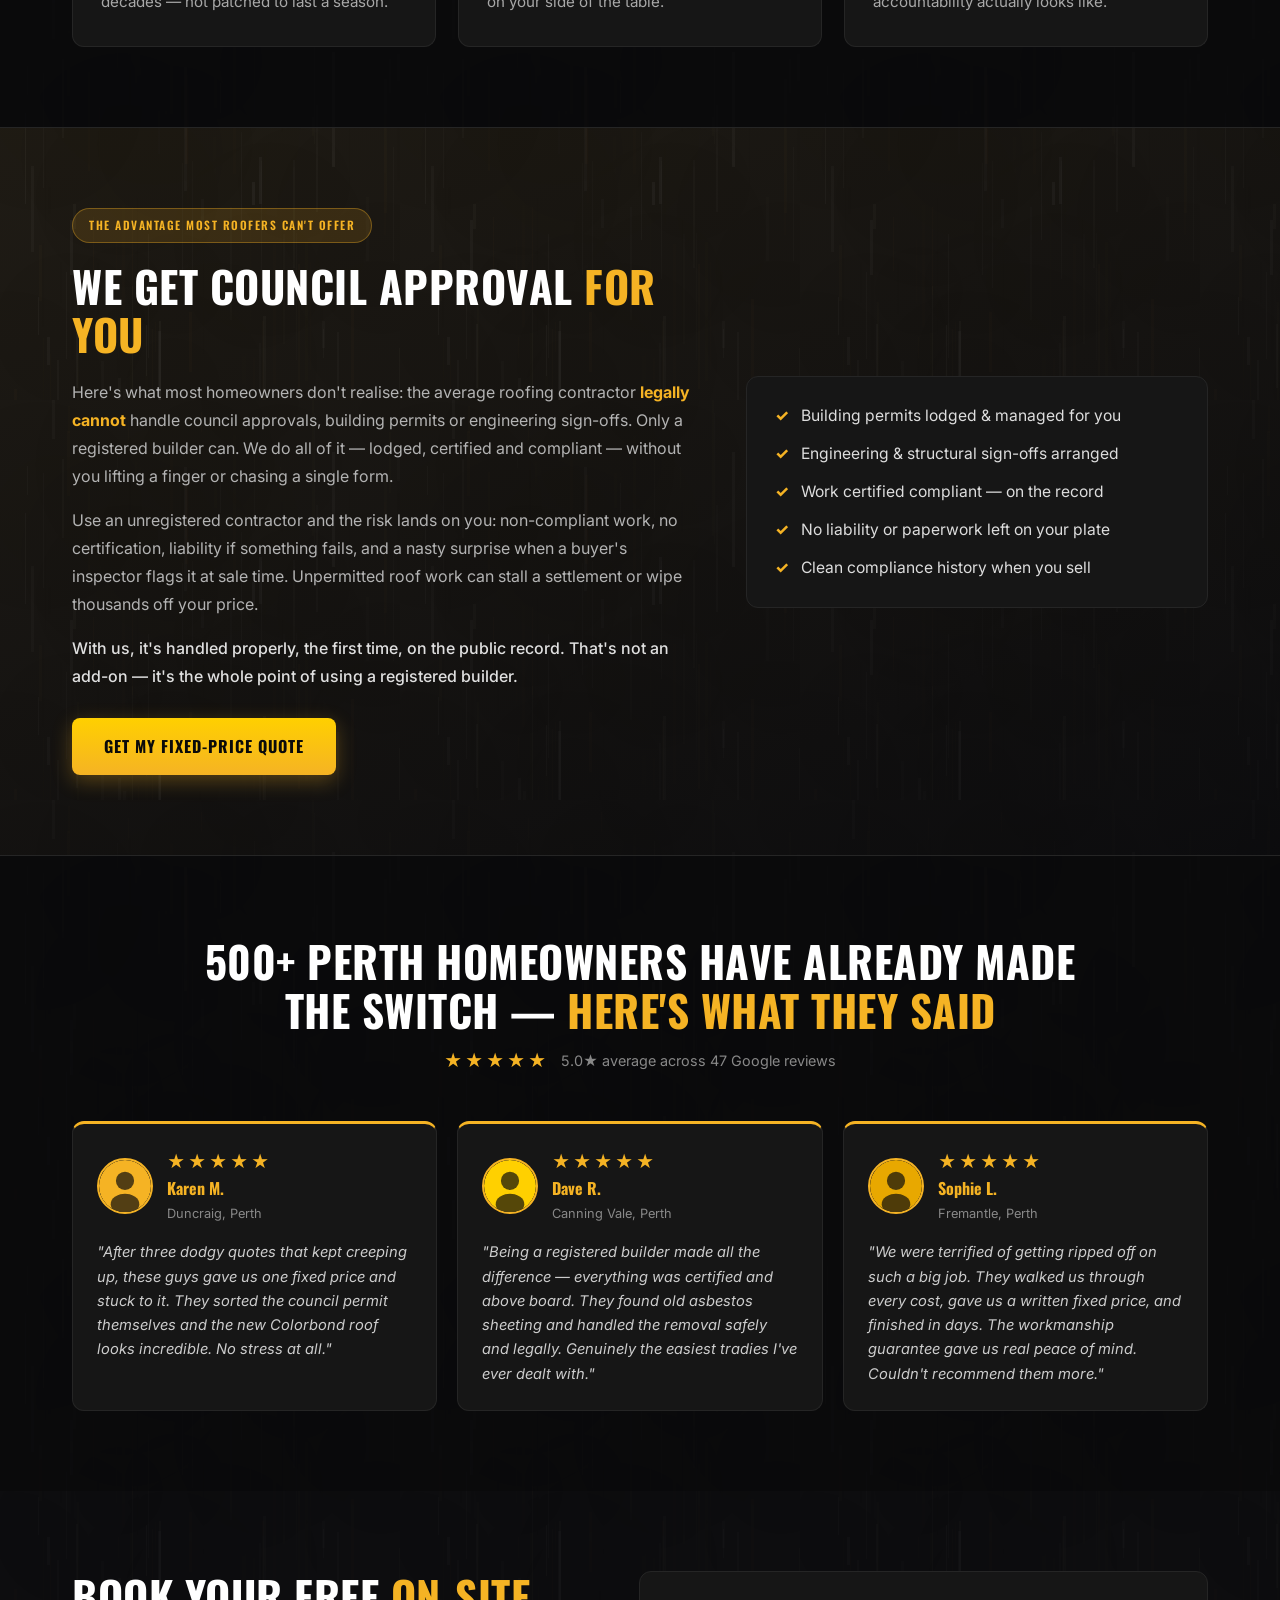
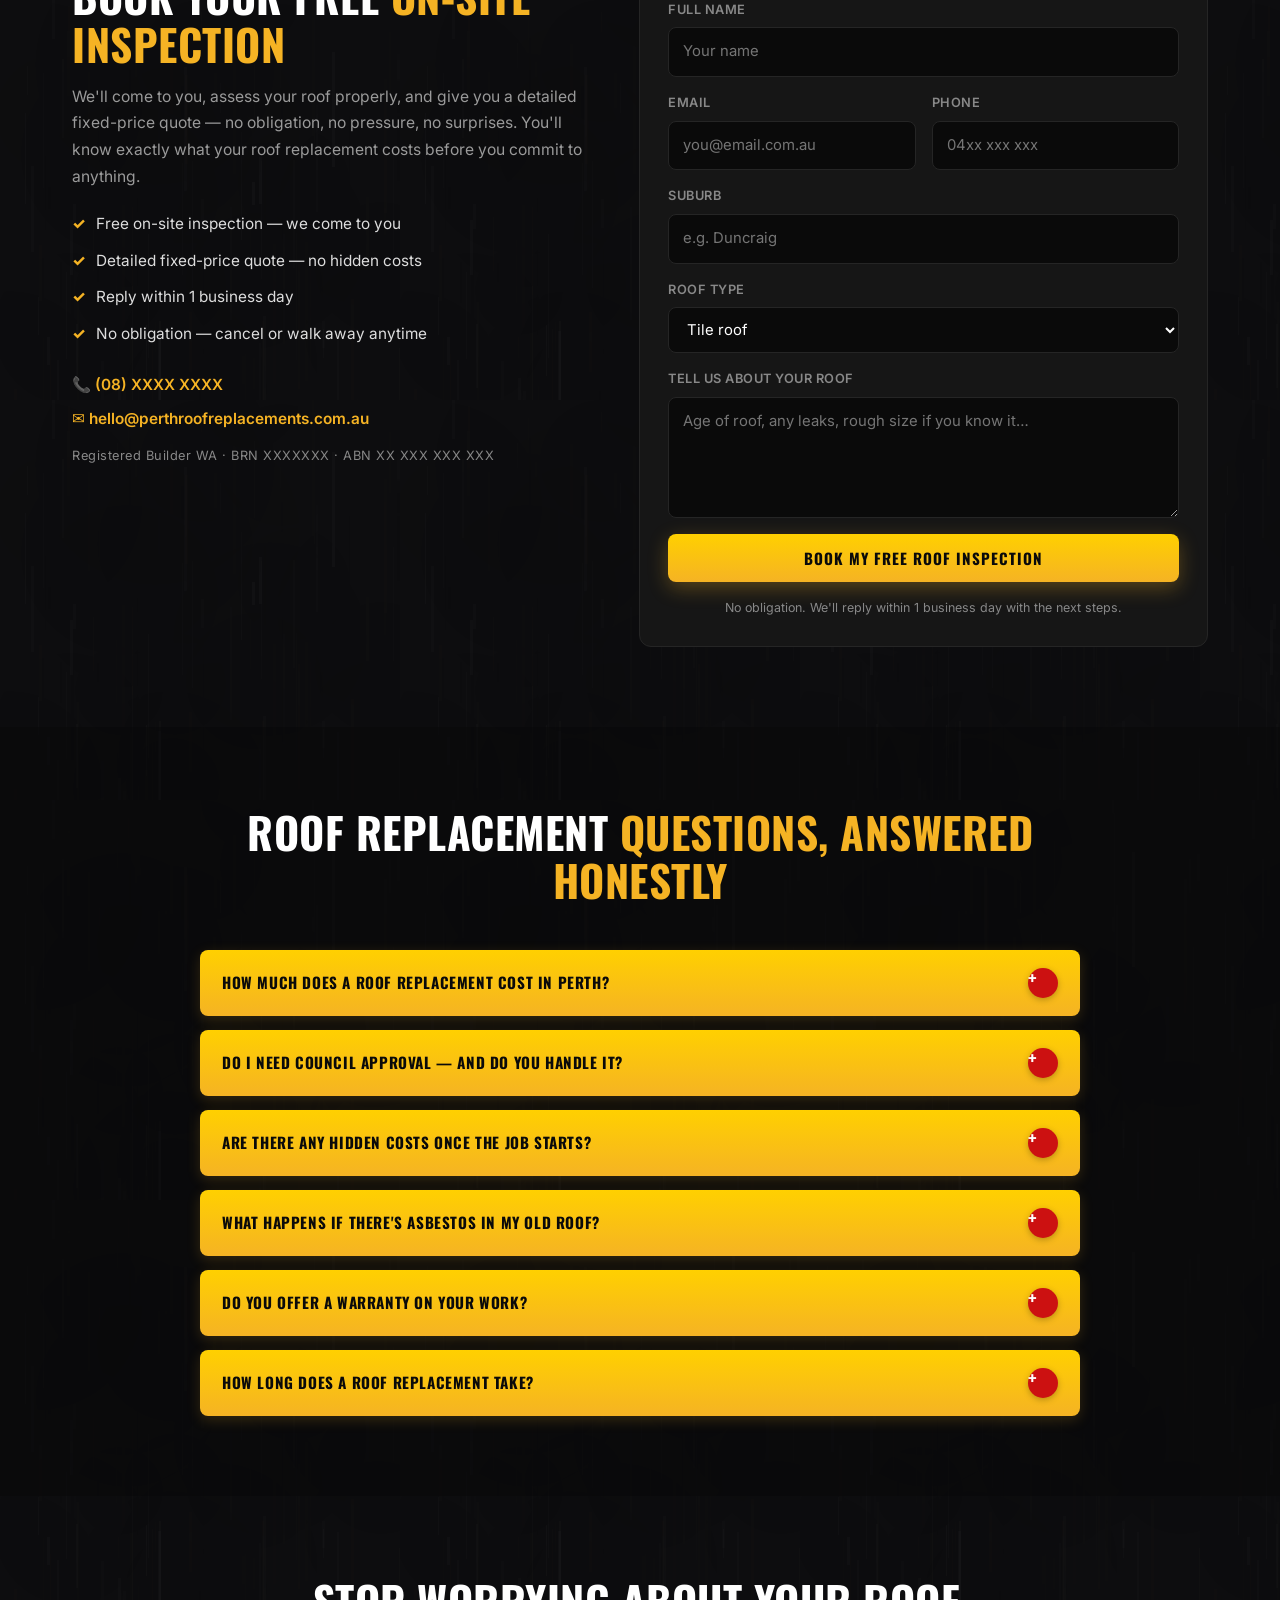
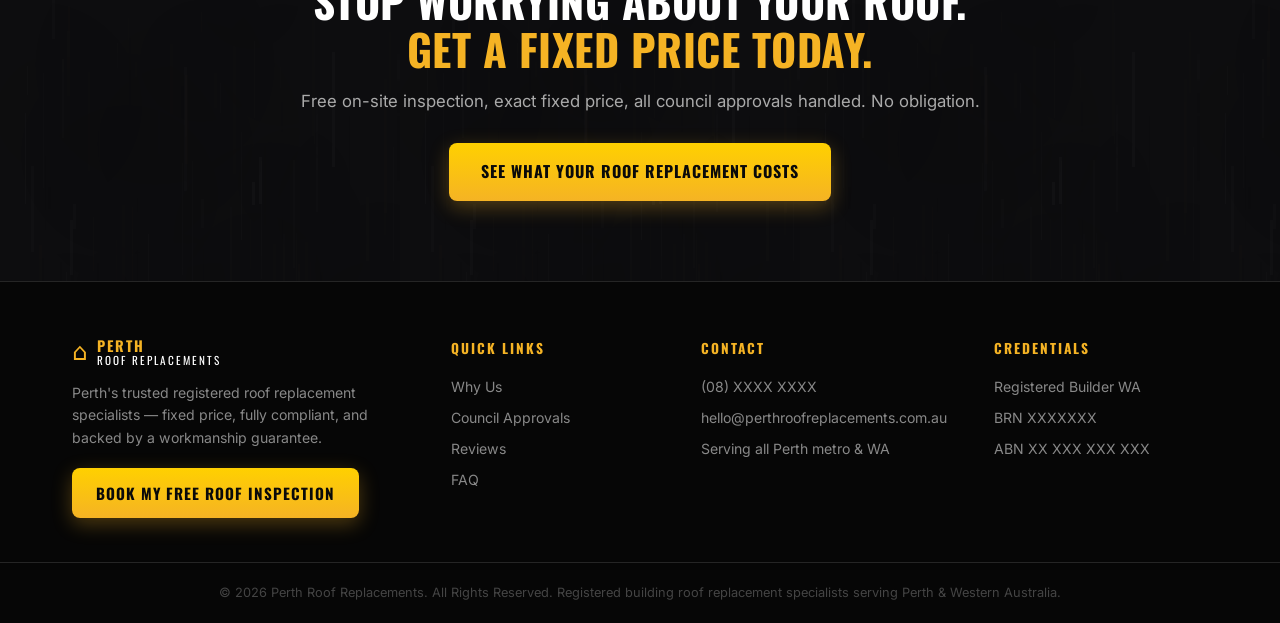
<file: roof-replacements.html>
<!DOCTYPE html>
<html lang="en-AU">
<head>
  <meta charset="UTF-8" />
  <meta name="viewport" content="width=device-width, initial-scale=1.0" />

  <!-- PRIMARY SEO -->
  <title>Perth Roof Replacements | Registered Builder · Fixed Price · Council-Approved</title>
  <meta name="description" content="Perth's registered roof replacement specialists. Fixed-price quotes, full council approvals handled for you, and a workmanship guarantee. 500+ roofs replaced across Perth, WA. Book your free on-site inspection." />
  <meta name="keywords" content="roof replacement Perth, re-roofing Perth, registered builder Perth roof, roof restoration Perth, Colorbond roof replacement Perth, roof replacement cost Perth" />
  <meta name="robots" content="index, follow, max-image-preview:large" />
  <link rel="canonical" href="https://www.perthroofreplacements.com.au/" />

  <!-- GEO -->
  <meta name="geo.region" content="AU-WA" />
  <meta name="geo.placename" content="Perth, Western Australia" />
  <meta name="geo.position" content="-31.9523;115.8613" />
  <meta name="ICBM" content="-31.9523, 115.8613" />

  <!-- OPEN GRAPH -->
  <meta property="og:type" content="website" />
  <meta property="og:locale" content="en_AU" />
  <meta property="og:site_name" content="Perth Roof Replacements" />
  <meta property="og:title" content="Perth Roof Replacements | Registered Builder · Fixed Price · Council-Approved" />
  <meta property="og:description" content="Fixed-price roof replacements with all council approvals handled for you. 500+ Perth roofs replaced. Book your free on-site inspection." />
  <meta property="og:url" content="https://www.perthroofreplacements.com.au/" />
  <meta name="theme-color" content="#0a0a0a" />

  <!-- FONTS -->
  <link rel="preconnect" href="https://fonts.googleapis.com" />
  <link rel="preconnect" href="https://fonts.gstatic.com" crossorigin />
  <link href="https://fonts.googleapis.com/css2?family=Anton&family=Oswald:wght@400;500;600;700&family=Inter:wght@400;500;600;700&display=swap" rel="stylesheet" />
  <link rel="stylesheet" href="assets/css/roof.css" />

  <!-- STRUCTURED DATA: RoofingContractor -->
  <script type="application/ld+json">
  {
    "@context": "https://schema.org",
    "@type": "RoofingContractor",
    "name": "Perth Roof Replacements",
    "description": "Registered building roof replacement specialists serving Perth and Western Australia. Fixed-price quotes, council approvals handled, workmanship guarantee.",
    "url": "https://www.perthroofreplacements.com.au/",
    "telephone": "(08) XXXX XXXX",
    "email": "hello@perthroofreplacements.com.au",
    "priceRange": "$$",
    "areaServed": [
      { "@type": "City", "name": "Perth" },
      { "@type": "AdministrativeArea", "name": "Western Australia" }
    ],
    "address": {
      "@type": "PostalAddress",
      "addressLocality": "Perth",
      "addressRegion": "WA",
      "addressCountry": "AU"
    },
    "geo": { "@type": "GeoCoordinates", "latitude": -31.9523, "longitude": 115.8613 },
    "aggregateRating": { "@type": "AggregateRating", "ratingValue": "5.0", "reviewCount": "47" }
  }
  </script>

  <!-- STRUCTURED DATA: FAQ -->
  <script type="application/ld+json">
  {
    "@context": "https://schema.org",
    "@type": "FAQPage",
    "mainEntity": [
      { "@type": "Question", "name": "How much does a roof replacement cost in Perth?",
        "acceptedAnswer": { "@type": "Answer", "text": "Most residential roof replacements in Perth range from $X,000 to $X,000, depending on roof size, pitch and the material you choose. After a free on-site inspection we give you an exact fixed price in writing — no ballpark, no guessing, no surprises later." }},
      { "@type": "Question", "name": "Do I need council approval to replace my roof, and do you handle it?",
        "acceptedAnswer": { "@type": "Answer", "text": "In most cases, yes — and we handle the entire process for you. As a registered builder we can legally lodge permits, arrange engineering sign-offs and certify compliance. An unregistered roofer cannot do this, which can leave you with non-compliant work and problems when you sell." }},
      { "@type": "Question", "name": "Are there any hidden costs once the job starts?",
        "acceptedAnswer": { "@type": "Answer", "text": "No. The fixed price we quote after inspecting your roof is the price you pay. We inspect thoroughly up front precisely so there are no mid-job surprises — what we quote is what you pay, in writing." }},
      { "@type": "Question", "name": "What happens if there's asbestos in my old roof?",
        "acceptedAnswer": { "@type": "Answer", "text": "We handle it safely and legally. Asbestos removal is carried out by licensed professionals in full compliance with WorkSafe WA regulations, with correct containment and certified disposal — protecting your family, your neighbours and our team." }},
      { "@type": "Question", "name": "Do you offer a warranty on your work?",
        "acceptedAnswer": { "@type": "Answer", "text": "Yes. Every roof replacement is backed by our workmanship guarantee, and we stand behind the job long after the last sheet is laid. If something isn't right, we come back and make it right." }}
    ]
  }
  </script>
</head>
<body>

  <!-- ═══ HEADER ═══ -->
  <header class="header" id="top">
    <div class="container header__inner">
      <a href="#top" class="logo" aria-label="Perth Roof Replacements home">
        <span class="logo__crown">⌂</span>
        <div class="logo__text">
          <span class="logo__line1">PERTH</span>
          <span class="logo__line2">ROOF REPLACEMENTS</span>
        </div>
      </a>
      <nav class="header__nav" aria-label="Primary navigation">
        <a href="#why">Why Us</a>
        <a href="#council">Council Approvals</a>
        <a href="#reviews">Reviews</a>
        <a href="#faq">FAQ</a>
        <a href="#inspection">Book Inspection</a>
      </nav>
      <a href="#inspection" class="btn btn--gold">Book My Free Roof Inspection</a>
      <button class="nav-toggle" aria-label="Open menu" aria-expanded="false"><span></span><span></span><span></span></button>
    </div>
  </header>

  <!-- ═══ HERO ═══ -->
  <section class="hero">
    <div class="container hero__inner">
      <p class="hero__eyebrow">REGISTERED BUILDER WA · BRN XXXXXXX · SERVING ALL PERTH METRO</p>
      <h1 class="hero__h1">Perth's Registered Roof Replacement Specialists — <span class="c-gold">Fixed Price, Council-Approved, Done in Days</span></h1>
      <p class="hero__sub">We handle the permits, the trades and the council approvals — so you don't have to. One registered builder. One fixed price. Zero stress, and no chance of getting stung by a cowboy halfway through the job.</p>
      <div class="hero__actions">
        <a href="#inspection" class="btn btn--gold btn--lg">Book My Free Roof Inspection</a>
        <a href="#why" class="btn btn--ghost btn--lg">See Why We're Different</a>
      </div>
      <ul class="hero__badges">
        <li><span class="tick">✓</span> Registered Builder WA — BRN XXXXXXX</li>
        <li><span class="tick">✓</span> 500+ Roofs Replaced Across Perth</li>
        <li><span class="tick">✓</span> 5.0★ Google Rating — 47 Reviews</li>
        <li><span class="tick">✓</span> We Handle All Council Approvals &amp; Permits</li>
      </ul>
    </div>
  </section>

  <!-- ═══ WHY CHOOSE US ═══ -->
  <section class="section section--alt" id="why">
    <div class="container">
      <div class="section-head section-head--center">
        <h2 class="heading-lg">The Only Roofer You Need — <span class="c-gold">Registered, Compliant, and Accountable</span></h2>
        <p class="section-sub-p">Replacing a roof is one of the biggest jobs you'll ever pay for — and the market is full of cowboys who underquote, cut corners and disappear when it leaks. As a registered building company, we're held to a higher legal standard: licensed trades, certified compliance and a name on the line that we can't walk away from. That's the difference between a roof done properly and a problem you'll be chasing for years.</p>
      </div>
      <div class="value-grid">
        <article class="value-card">
          <div class="value-card__ic">🛠️</div>
          <h3>Done Once, Done Right</h3>
          <p>You've heard the horror stories — a botched re-roof that leaks the first winter and costs a fortune to fix twice. We're the antidote. As a registered builder we coordinate every trade and sign off every compliance step ourselves, so your roof is engineered, installed and certified to last decades — not patched to last a season.</p>
        </article>
        <article class="value-card">
          <div class="value-card__ic">💲</div>
          <h3>What We Quote Is What You Pay</h3>
          <p>We've heard the stories — quotes that quietly doubled by the time the last sheet was laid. That won't happen here. We inspect your roof properly up front and give you one fixed price in writing. No "unforeseen extras", no moving target, no awkward conversations on day five. We're on your side of the table.</p>
        </article>
        <article class="value-card">
          <div class="value-card__ic">🛡️</div>
          <h3>Guaranteed Follow-Through</h3>
          <p>Plenty of roofers are great until the cheque clears. We're different — every replacement is backed by a written workmanship guarantee, and we stand behind it long after the scaffold comes down. If something isn't right, we come back and make it right. That's what accountability actually looks like.</p>
        </article>
      </div>
    </div>
  </section>

  <!-- ═══ COUNCIL APPROVAL ═══ -->
  <section class="section section--council" id="council">
    <div class="container council__inner">
      <div class="council__text">
        <span class="council__flag">THE ADVANTAGE MOST ROOFERS CAN'T OFFER</span>
        <h2 class="heading-lg">We Get Council Approval <span class="c-gold">For You</span></h2>
        <p>Here's what most homeowners don't realise: the average roofing contractor <strong>legally cannot</strong> handle council approvals, building permits or engineering sign-offs. Only a registered builder can. We do all of it — lodged, certified and compliant — without you lifting a finger or chasing a single form.</p>
        <p>Use an unregistered contractor and the risk lands on you: non-compliant work, no certification, liability if something fails, and a nasty surprise when a buyer's inspector flags it at sale time. Unpermitted roof work can stall a settlement or wipe thousands off your price.</p>
        <p class="council__close">With us, it's handled properly, the first time, on the public record. That's not an add-on — it's the whole point of using a registered builder.</p>
        <a href="#inspection" class="btn btn--gold btn--lg">Get My Fixed-Price Quote</a>
      </div>
      <ul class="council__list">
        <li><span class="tick">✓</span> Building permits lodged &amp; managed for you</li>
        <li><span class="tick">✓</span> Engineering &amp; structural sign-offs arranged</li>
        <li><span class="tick">✓</span> Work certified compliant — on the record</li>
        <li><span class="tick">✓</span> No liability or paperwork left on your plate</li>
        <li><span class="tick">✓</span> Clean compliance history when you sell</li>
      </ul>
    </div>
  </section>

  <!-- ═══ TESTIMONIALS ═══ -->
  <section class="section section--alt" id="reviews">
    <div class="container">
      <div class="section-head section-head--center">
        <h2 class="heading-lg">500+ Perth Homeowners Have Already Made the Switch — <span class="c-gold">Here's What They Said</span></h2>
        <div class="reviews-meta"><span class="stars">★★★★★</span><span class="reviews-meta__text">5.0★ average across 47 Google reviews</span></div>
      </div>
      <div class="reviews-grid">
        <article class="review-card">
          <div class="review-card__top">
            <img src="assets/img/avatar-1.svg" width="56" height="56" alt="Review from a Perth homeowner" class="review-card__avatar" loading="lazy" />
            <div><div class="stars">★★★★★</div><strong class="review-card__name">Karen M.</strong><span class="review-card__role">Duncraig, Perth</span></div>
          </div>
          <p class="review-card__quote">"After three dodgy quotes that kept creeping up, these guys gave us one fixed price and stuck to it. They sorted the council permit themselves and the new Colorbond roof looks incredible. No stress at all."</p>
        </article>
        <article class="review-card">
          <div class="review-card__top">
            <img src="assets/img/avatar-2.svg" width="56" height="56" alt="Review from a Perth homeowner" class="review-card__avatar" loading="lazy" />
            <div><div class="stars">★★★★★</div><strong class="review-card__name">Dave R.</strong><span class="review-card__role">Canning Vale, Perth</span></div>
          </div>
          <p class="review-card__quote">"Being a registered builder made all the difference — everything was certified and above board. They found old asbestos sheeting and handled the removal safely and legally. Genuinely the easiest tradies I've ever dealt with."</p>
        </article>
        <article class="review-card">
          <div class="review-card__top">
            <img src="assets/img/avatar-3.svg" width="56" height="56" alt="Review from a Perth homeowner" class="review-card__avatar" loading="lazy" />
            <div><div class="stars">★★★★★</div><strong class="review-card__name">Sophie L.</strong><span class="review-card__role">Fremantle, Perth</span></div>
          </div>
          <p class="review-card__quote">"We were terrified of getting ripped off on such a big job. They walked us through every cost, gave us a written fixed price, and finished in days. The workmanship guarantee gave us real peace of mind. Couldn't recommend them more."</p>
        </article>
      </div>
    </div>
  </section>

  <!-- ═══ QUOTE FORM / INSPECTION ═══ -->
  <section class="section section--dark" id="inspection">
    <div class="container contact-grid">
      <div class="contact-intro">
        <h2 class="heading-lg">Book Your Free <span class="c-gold">On-Site Inspection</span></h2>
        <p>We'll come to you, assess your roof properly, and give you a detailed fixed-price quote — no obligation, no pressure, no surprises. You'll know exactly what your roof replacement costs before you commit to anything.</p>
        <ul class="contact-list">
          <li><span class="tick">✓</span> Free on-site inspection — we come to you</li>
          <li><span class="tick">✓</span> Detailed fixed-price quote — no hidden costs</li>
          <li><span class="tick">✓</span> Reply within 1 business day</li>
          <li><span class="tick">✓</span> No obligation — cancel or walk away anytime</li>
        </ul>
        <div class="contact-direct">
          <a href="tel:08XXXXXXXX" class="contact-direct__link">📞 (08) XXXX XXXX</a>
          <a href="mailto:hello@perthroofreplacements.com.au" class="contact-direct__link">✉ hello@perthroofreplacements.com.au</a>
          <span class="contact-direct__abn">Registered Builder WA · BRN XXXXXXX · ABN XX XXX XXX XXX</span>
        </div>
      </div>
      <form class="contact-form" id="lead-form" method="POST" action="https://formspree.io/f/your-form-id" novalidate>
        <p class="form-status" role="status" aria-live="polite" hidden></p>
        <div class="field"><label for="cf-name">Full name</label><input id="cf-name" name="name" type="text" required placeholder="Your name" /></div>
        <div class="field-row">
          <div class="field"><label for="cf-email">Email</label><input id="cf-email" name="email" type="email" required placeholder="you@email.com.au" /></div>
          <div class="field"><label for="cf-phone">Phone</label><input id="cf-phone" name="phone" type="tel" placeholder="04xx xxx xxx" /></div>
        </div>
        <div class="field"><label for="cf-suburb">Suburb</label><input id="cf-suburb" name="suburb" type="text" placeholder="e.g. Duncraig" /></div>
        <div class="field"><label for="cf-roof">Roof type</label>
          <select id="cf-roof" name="roof">
            <option value="tile">Tile roof</option>
            <option value="metal">Metal / Colorbond roof</option>
            <option value="asbestos">Old asbestos roof</option>
            <option value="not-sure">Not sure</option>
          </select>
        </div>
        <div class="field"><label for="cf-message">Tell us about your roof</label><textarea id="cf-message" name="message" rows="4" placeholder="Age of roof, any leaks, rough size if you know it…"></textarea></div>
        <input type="text" name="_gotcha" tabindex="-1" autocomplete="off" style="display:none" aria-hidden="true" />
        <button class="btn btn--gold btn--full" type="submit">Book My Free Roof Inspection</button>
        <p class="form-fine">No obligation. We'll reply within 1 business day with the next steps.</p>
      </form>
    </div>
  </section>

  <!-- ═══ FAQ ═══ -->
  <section class="section section--alt" id="faq">
    <div class="container">
      <div class="section-head section-head--center">
        <h2 class="heading-lg">Roof Replacement <span class="c-gold">Questions, Answered Honestly</span></h2>
      </div>
      <div class="faq-list">
        <details class="faq-item">
          <summary class="faq-item__q">How much does a roof replacement cost in Perth?<span class="faq-icon"></span></summary>
          <p class="faq-item__a">Most residential roof replacements in Perth range from <strong>$X,000 to $X,000</strong>, depending on roof size, pitch and the material you choose. We won't give you a vague ballpark over the phone and hope for the best — after a free on-site inspection you'll get an exact fixed price in writing. No guessing, no surprises.</p>
        </details>
        <details class="faq-item">
          <summary class="faq-item__q">Do I need council approval — and do you handle it?<span class="faq-icon"></span></summary>
          <p class="faq-item__a">In most cases yes, and we handle the entire process for you. As a registered builder we can legally lodge permits, arrange engineering sign-offs and certify compliance. Remember: a non-registered contractor <strong>cannot legally do this</strong> — so if a roofer says you don't need approval, that's a red flag, not a shortcut.</p>
        </details>
        <details class="faq-item">
          <summary class="faq-item__q">Are there any hidden costs once the job starts?<span class="faq-icon"></span></summary>
          <p class="faq-item__a">None. The fixed price we put in writing after inspecting your roof is the price you pay — full stop. We inspect thoroughly up front for exactly this reason: so there's no "unforeseen extra" sprung on you halfway through. What we quote is what you pay.</p>
        </details>
        <details class="faq-item">
          <summary class="faq-item__q">What happens if there's asbestos in my old roof?<span class="faq-icon"></span></summary>
          <p class="faq-item__a">It's handled safely and legally — never cut corners. Asbestos removal is carried out by licensed professionals in full compliance with WorkSafe WA regulations, with proper containment and certified disposal. Your family, your neighbours and our crew are protected, and you get documentation to prove it was done right.</p>
        </details>
        <details class="faq-item">
          <summary class="faq-item__q">Do you offer a warranty on your work?<span class="faq-icon"></span></summary>
          <p class="faq-item__a">Yes — every roof replacement is backed by our written workmanship guarantee, and we stand behind it long after the last sheet is laid. We're a registered builder with our name on the record; if something isn't right, we come back and make it right.</p>
        </details>
        <details class="faq-item">
          <summary class="faq-item__q">How long does a roof replacement take?<span class="faq-icon"></span></summary>
          <p class="faq-item__a">Most Perth homes are done in a matter of days, not weeks. Because we coordinate every trade as a single registered builder, there's no waiting on subbies who never show — we run the job tight, keep your home weather-safe throughout, and clean up properly when we're done.</p>
        </details>
      </div>
    </div>
  </section>

  <!-- ═══ FINAL CTA ═══ -->
  <section class="section section--dark final-cta">
    <div class="container final-cta__inner">
      <h2 class="heading-lg">Stop Worrying About Your Roof. <span class="c-gold">Get a Fixed Price Today.</span></h2>
      <p>Free on-site inspection, exact fixed price, all council approvals handled. No obligation.</p>
      <a href="#inspection" class="btn btn--gold btn--lg">See What Your Roof Replacement Costs</a>
    </div>
  </section>

  <!-- ═══ FOOTER ═══ -->
  <footer class="footer">
    <div class="container footer__grid">
      <div class="footer__brand">
        <a href="#top" class="logo" aria-label="Perth Roof Replacements">
          <span class="logo__crown">⌂</span>
          <div class="logo__text"><span class="logo__line1">PERTH</span><span class="logo__line2">ROOF REPLACEMENTS</span></div>
        </a>
        <p>Perth's trusted registered roof replacement specialists — fixed price, fully compliant, and backed by a workmanship guarantee.</p>
        <a href="#inspection" class="btn btn--gold">Book My Free Roof Inspection</a>
      </div>
      <div class="footer__col">
        <h4>Quick Links</h4>
        <ul>
          <li><a href="#why">Why Us</a></li>
          <li><a href="#council">Council Approvals</a></li>
          <li><a href="#reviews">Reviews</a></li>
          <li><a href="#faq">FAQ</a></li>
        </ul>
      </div>
      <div class="footer__col">
        <h4>Contact</h4>
        <ul>
          <li><a href="tel:08XXXXXXXX">(08) XXXX XXXX</a></li>
          <li><a href="mailto:hello@perthroofreplacements.com.au">hello@perthroofreplacements.com.au</a></li>
          <li>Serving all Perth metro &amp; WA</li>
        </ul>
      </div>
      <div class="footer__col">
        <h4>Credentials</h4>
        <ul>
          <li>Registered Builder WA</li>
          <li>BRN XXXXXXX</li>
          <li>ABN XX XXX XXX XXX</li>
        </ul>
      </div>
    </div>
    <div class="footer__bar">
      <div class="container footer__bar-inner">
        <p>© <span id="year"></span> Perth Roof Replacements. All Rights Reserved. Registered building roof replacement specialists serving Perth &amp; Western Australia.</p>
      </div>
    </div>
  </footer>

  <script src="assets/js/main.js" defer></script>
</body>
</html>
</file>
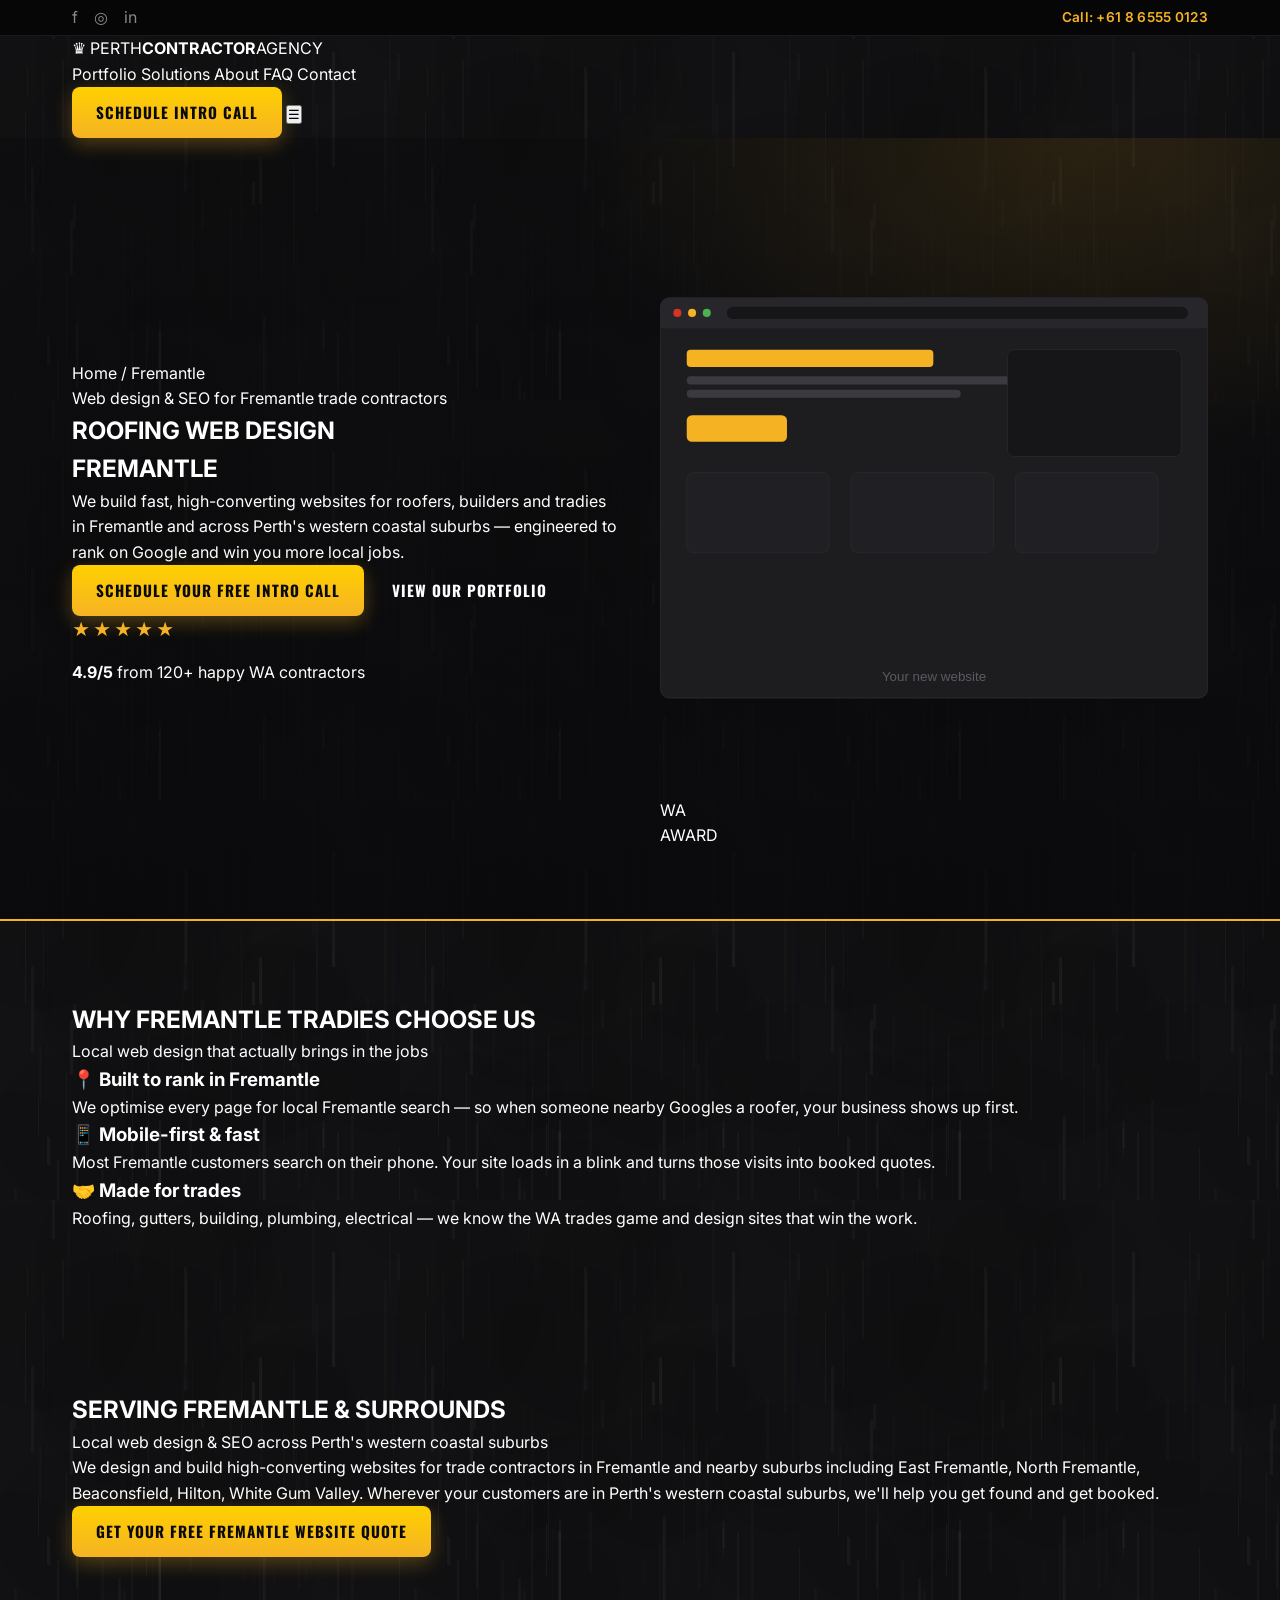
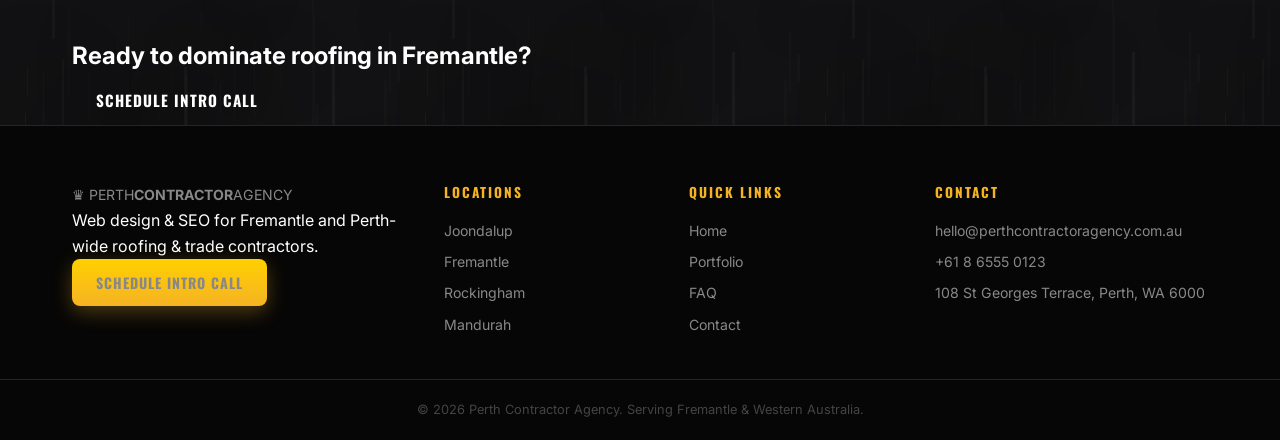
<file: locations/roofing-web-design-fremantle.html>
<!DOCTYPE html>
<html lang="en-AU">
<head>
  <meta charset="UTF-8" />
  <meta name="viewport" content="width=device-width, initial-scale=1.0" />

  <title>Roofing &amp; Trades Web Design Fremantle | Perth Contractor Agency</title>
  <meta name="description" content="Web design &amp; local SEO for roofing and trade contractors in Fremantle, WA. High-converting, mobile-first websites built to rank in Fremantle and win more jobs. Free intro call." />
  <meta name="keywords" content="web design Fremantle, roofing web design Fremantle, trades website Fremantle, contractor websites Fremantle, SEO Fremantle, web designer Fremantle WA" />
  <meta name="robots" content="index, follow, max-image-preview:large" />
  <link rel="canonical" href="https://www.perthcontractoragency.com.au/locations/roofing-web-design-fremantle.html" />

  <meta name="geo.region" content="AU-WA" />
  <meta name="geo.placename" content="Fremantle, Western Australia" />
  <meta name="geo.position" content="-32.0569;115.7439" />
  <meta name="ICBM" content="-32.0569, 115.7439" />

  <meta property="og:type" content="website" />
  <meta property="og:locale" content="en_AU" />
  <meta property="og:site_name" content="Perth Contractor Agency" />
  <meta property="og:title" content="Roofing &amp; Trades Web Design Fremantle | Perth Contractor Agency" />
  <meta property="og:description" content="High-converting websites &amp; local SEO for Fremantle roofing and trade contractors." />
  <meta property="og:url" content="https://www.perthcontractoragency.com.au/locations/roofing-web-design-fremantle.html" />
  <meta property="og:image" content="https://www.perthcontractoragency.com.au/assets/img/og-cover.svg" />

  <meta name="theme-color" content="#0e0e10" />
  <link rel="preconnect" href="https://fonts.googleapis.com" />
  <link rel="preconnect" href="https://fonts.gstatic.com" crossorigin />
  <link href="https://fonts.googleapis.com/css2?family=Inter:wght@400;500;600;700&family=Oswald:wght@500;600;700&display=swap" rel="stylesheet" />
  <link rel="stylesheet" href="../assets/css/styles.css" />

  <script type="application/ld+json">
  {
    "@context": "https://schema.org",
    "@type": "Service",
    "serviceType": "Web design and local SEO for roofing and trade contractors",
    "provider": {
      "@type": "ProfessionalService",
      "name": "Perth Contractor Agency",
      "telephone": "+61 8 6555 0123",
      "email": "hello@perthcontractoragency.com.au",
      "url": "https://www.perthcontractoragency.com.au/",
      "image": "https://www.perthcontractoragency.com.au/assets/img/og-cover.svg",
      "address": {
        "@type": "PostalAddress",
        "streetAddress": "108 St Georges Terrace",
        "addressLocality": "Perth",
        "addressRegion": "WA",
        "postalCode": "6000",
        "addressCountry": "AU"
      }
    },
    "areaServed": {
      "@type": "City",
      "name": "Fremantle",
      "geo": { "@type": "GeoCoordinates", "latitude": -32.0569, "longitude": 115.7439 }
    },
    "url": "https://www.perthcontractoragency.com.au/locations/roofing-web-design-fremantle.html"
  }
  </script>
  <script type="application/ld+json">
  {
    "@context": "https://schema.org",
    "@type": "BreadcrumbList",
    "itemListElement": [
      { "@type": "ListItem", "position": 1, "name": "Home", "item": "https://www.perthcontractoragency.com.au/" },
      { "@type": "ListItem", "position": 2, "name": "Web Design Fremantle", "item": "https://www.perthcontractoragency.com.au/locations/roofing-web-design-fremantle.html" }
    ]
  }
  </script>
</head>
<body>
  <div class="topbar">
    <div class="container topbar__inner">
      <div class="topbar__social" aria-label="Social media">
        <a href="#" aria-label="Facebook">f</a>
        <a href="#" aria-label="Instagram">◎</a>
        <a href="#" aria-label="LinkedIn">in</a>
      </div>
      <a class="topbar__phone" href="tel:+61865550123">Call: +61 8 6555 0123</a>
    </div>
  </div>

  <header class="nav" id="top">
    <div class="container nav__inner">
      <a class="brand" href="../index.html" aria-label="Perth Contractor Agency home">
        <span class="brand__crown">♛</span>
        <span class="brand__text">PERTH<strong>CONTRACTOR</strong>AGENCY</span>
      </a>
      <nav class="nav__links" aria-label="Primary">
        <a href="../index.html#portfolio">Portfolio</a>
        <a href="../index.html#solutions">Solutions</a>
        <a href="../index.html#about">About</a>
        <a href="../index.html#faq">FAQ</a>
        <a href="../index.html#contact">Contact</a>
      </nav>
      <a class="btn btn--gold nav__cta" href="../index.html#contact">Schedule Intro Call</a>
      <button class="nav__toggle" aria-label="Open menu" aria-expanded="false">☰</button>
    </div>
  </header>

  <section class="hero">
    <div class="container hero__inner">
      <div class="hero__copy">
        <nav class="crumbs" aria-label="Breadcrumb"><a href="../index.html">Home</a> / <span>Fremantle</span></nav>
        <p class="eyebrow">Web design &amp; SEO for Fremantle trade contractors</p>
        <h1>ROOFING WEB DESIGN<br /><span class="hl">FREMANTLE</span></h1>
        <p class="hero__sub">We build fast, high-converting websites for roofers, builders and tradies in Fremantle and across Perth's western coastal suburbs — engineered to rank on Google and win you more local jobs.</p>
        <div class="hero__actions">
          <a class="btn btn--gold" href="../index.html#contact">Schedule Your Free Intro Call</a>
          <a class="btn btn--ghost" href="../index.html#portfolio">View Our Portfolio</a>
        </div>
        <div class="hero__trust">
          <div class="stars" aria-label="Rated 4.9 out of 5">★★★★★</div>
          <span><strong>4.9/5</strong> from 120+ happy WA contractors</span>
        </div>
      </div>
      <div class="hero__visual">
        <img class="mock mock--lg" src="../assets/img/hero-mock.svg" width="820" height="600" alt="Example roofing contractor website built for a Fremantle business" />
        <div class="badge badge--award" aria-hidden="true">WA<br/>AWARD</div>
      </div>
    </div>
  </section>

  <section class="section">
    <div class="container">
      <header class="section__head">
        <h2>WHY FREMANTLE TRADIES <span class="hl">CHOOSE US</span></h2>
        <p class="section__kicker">Local web design that actually brings in the jobs</p>
      </header>
      <div class="grid grid--3">
        <div class="panel">
          <h3>📍 Built to rank in Fremantle</h3>
          <p>We optimise every page for local Fremantle search — so when someone nearby Googles a roofer, your business shows up first.</p>
        </div>
        <div class="panel">
          <h3>📱 Mobile-first &amp; fast</h3>
          <p>Most Fremantle customers search on their phone. Your site loads in a blink and turns those visits into booked quotes.</p>
        </div>
        <div class="panel">
          <h3>🤝 Made for trades</h3>
          <p>Roofing, gutters, building, plumbing, electrical — we know the WA trades game and design sites that win the work.</p>
        </div>
      </div>
    </div>
  </section>

  <section class="section section--solutions">
    <div class="container">
      <header class="section__head">
        <h2>SERVING FREMANTLE &amp; <span class="hl">SURROUNDS</span></h2>
        <p class="section__kicker">Local web design &amp; SEO across Perth's western coastal suburbs</p>
      </header>
      <div class="stat-banner">
        <p>We design and build high-converting websites for trade contractors in <span class="hl">Fremantle</span> and nearby suburbs including East Fremantle, North Fremantle, Beaconsfield, Hilton, White Gum Valley. Wherever your customers are in Perth's western coastal suburbs, we'll help you get found and get booked.</p>
      </div>
      <div class="center">
        <a class="btn btn--gold" href="../index.html#contact">Get Your Free Fremantle Website Quote</a>
      </div>
    </div>
  </section>

  <section class="cta-strip">
    <div class="container cta-strip__inner">
      <h2>Ready to dominate roofing in Fremantle?</h2>
      <a class="btn btn--dark" href="../index.html#contact">Schedule Intro Call</a>
    </div>
  </section>

  <footer class="footer">
    <div class="container footer__grid">
      <div class="footer__col">
        <a class="brand brand--footer" href="../index.html">
          <span class="brand__crown">♛</span>
          <span class="brand__text">PERTH<strong>CONTRACTOR</strong>AGENCY</span>
        </a>
        <p>Web design &amp; SEO for Fremantle and Perth-wide roofing &amp; trade contractors.</p>
        <a class="btn btn--gold" href="tel:+61865550123">Schedule Intro Call</a>
      </div>
      <div class="footer__col">
        <h4>Locations</h4>
        <ul>
          <li><a href="roofing-web-design-joondalup.html">Joondalup</a></li>
          <li><a href="roofing-web-design-fremantle.html">Fremantle</a></li>
          <li><a href="roofing-web-design-rockingham.html">Rockingham</a></li>
          <li><a href="roofing-web-design-mandurah.html">Mandurah</a></li>
        </ul>
      </div>
      <div class="footer__col">
        <h4>Quick Links</h4>
        <ul>
          <li><a href="../index.html">Home</a></li>
          <li><a href="../index.html#portfolio">Portfolio</a></li>
          <li><a href="../index.html#faq">FAQ</a></li>
          <li><a href="../index.html#contact">Contact</a></li>
        </ul>
      </div>
      <div class="footer__col">
        <h4>Contact</h4>
        <ul>
          <li><a href="mailto:hello@perthcontractoragency.com.au">hello@perthcontractoragency.com.au</a></li>
          <li><a href="tel:+61865550123">+61 8 6555 0123</a></li>
          <li>108 St Georges Terrace, Perth, WA 6000</li>
        </ul>
      </div>
    </div>
    <div class="footer__bar">
      <div class="container"><p>© <span id="year"></span> Perth Contractor Agency. Serving Fremantle &amp; Western Australia.</p></div>
    </div>
  </footer>

  <script src="../assets/js/main.js" defer></script>
</body>
</html>
</file>
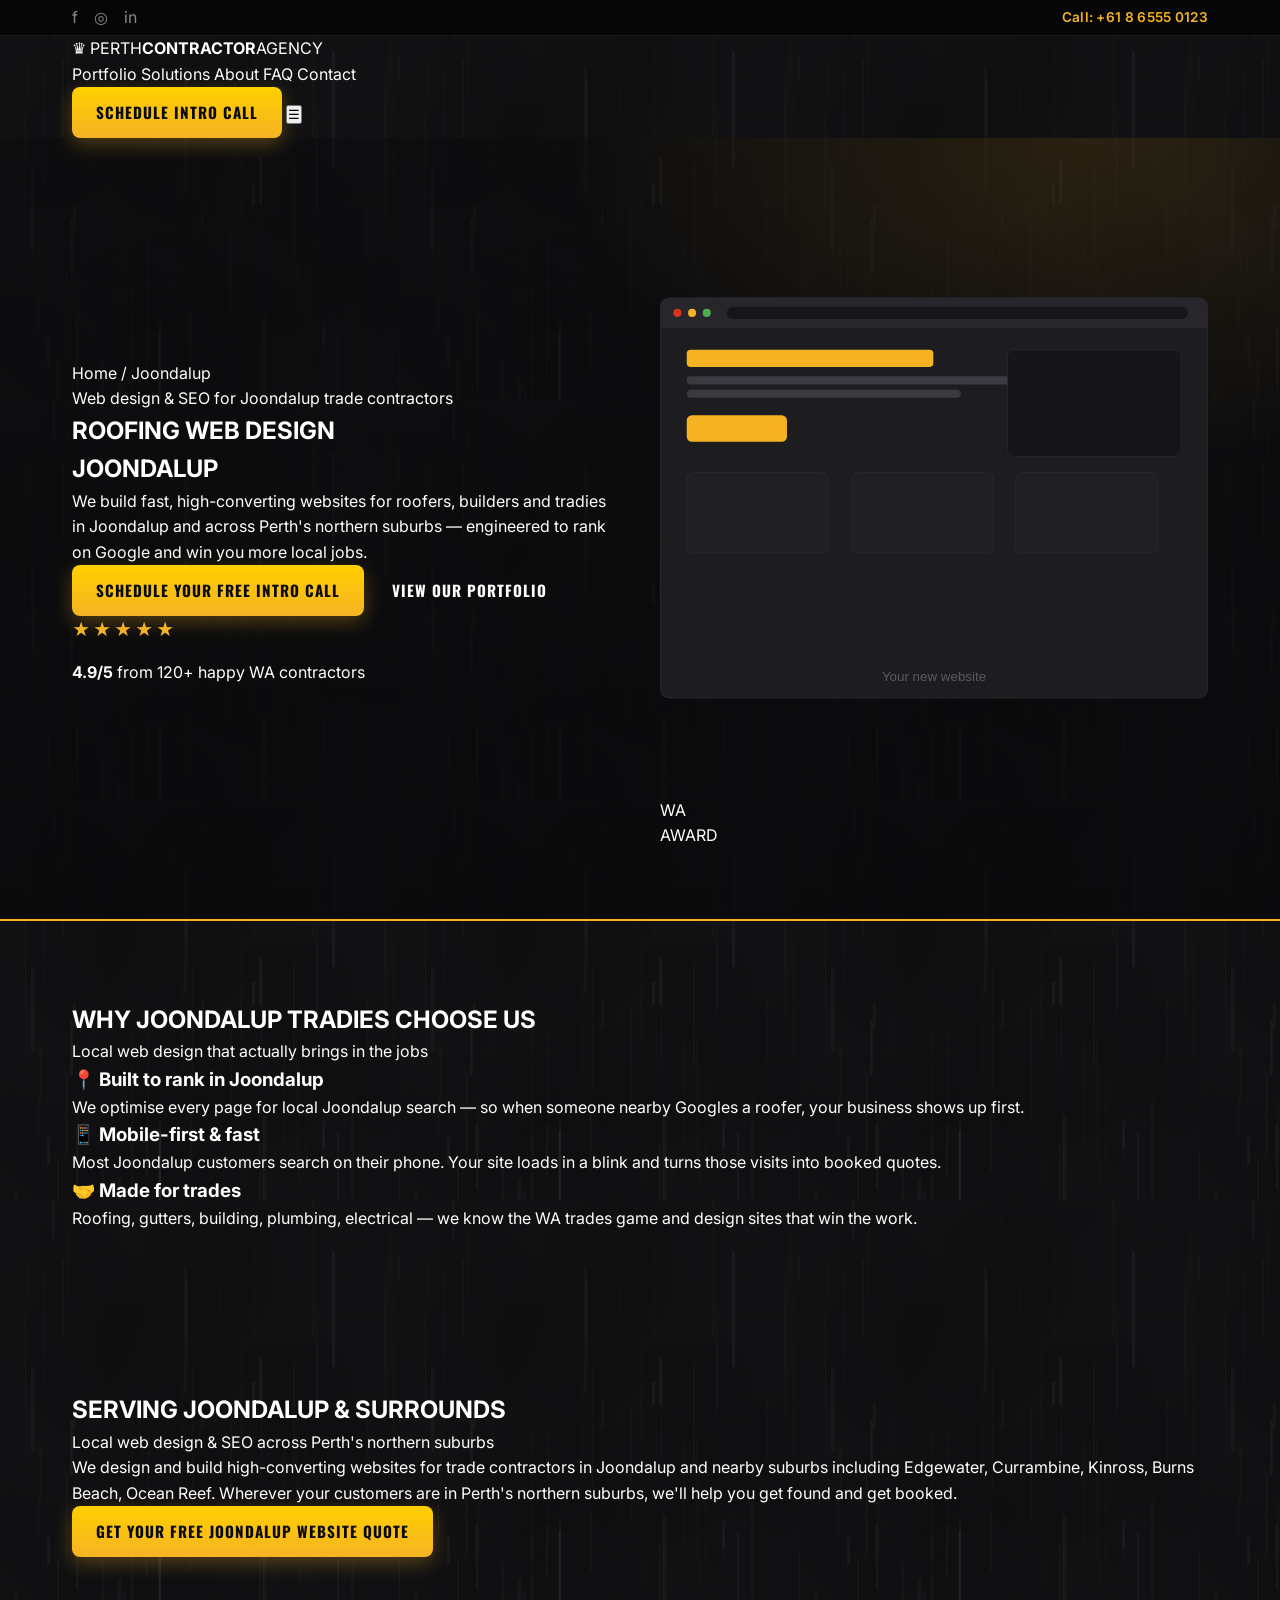
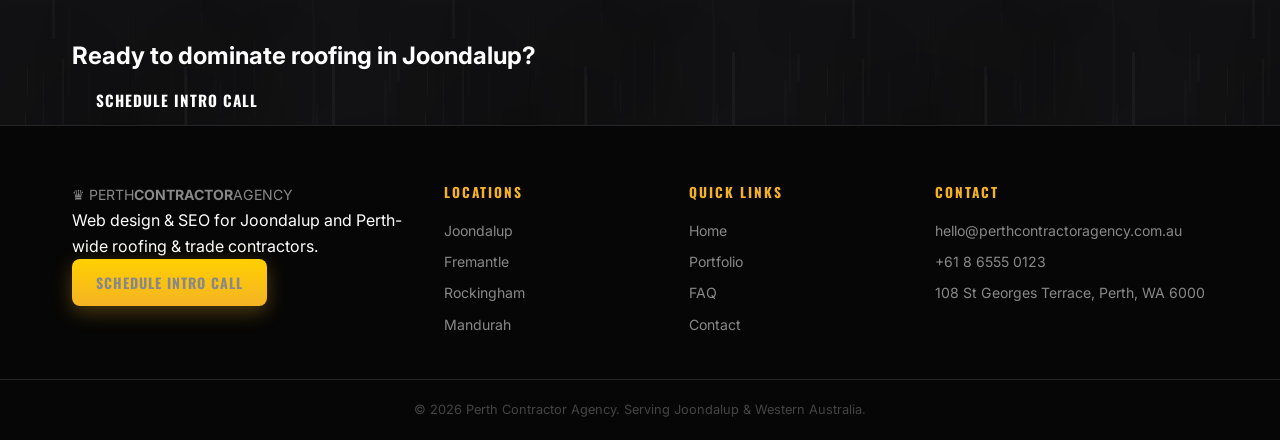
<file: locations/roofing-web-design-joondalup.html>
<!DOCTYPE html>
<html lang="en-AU">
<head>
  <meta charset="UTF-8" />
  <meta name="viewport" content="width=device-width, initial-scale=1.0" />

  <title>Roofing &amp; Trades Web Design Joondalup | Perth Contractor Agency</title>
  <meta name="description" content="Web design &amp; local SEO for roofing and trade contractors in Joondalup, WA. High-converting, mobile-first websites built to rank in Joondalup and win more jobs. Free intro call." />
  <meta name="keywords" content="web design Joondalup, roofing web design Joondalup, trades website Joondalup, contractor websites Joondalup, SEO Joondalup, web designer Joondalup WA" />
  <meta name="robots" content="index, follow, max-image-preview:large" />
  <link rel="canonical" href="https://www.perthcontractoragency.com.au/locations/roofing-web-design-joondalup.html" />

  <meta name="geo.region" content="AU-WA" />
  <meta name="geo.placename" content="Joondalup, Western Australia" />
  <meta name="geo.position" content="-31.7448;115.7661" />
  <meta name="ICBM" content="-31.7448, 115.7661" />

  <meta property="og:type" content="website" />
  <meta property="og:locale" content="en_AU" />
  <meta property="og:site_name" content="Perth Contractor Agency" />
  <meta property="og:title" content="Roofing &amp; Trades Web Design Joondalup | Perth Contractor Agency" />
  <meta property="og:description" content="High-converting websites &amp; local SEO for Joondalup roofing and trade contractors." />
  <meta property="og:url" content="https://www.perthcontractoragency.com.au/locations/roofing-web-design-joondalup.html" />
  <meta property="og:image" content="https://www.perthcontractoragency.com.au/assets/img/og-cover.svg" />

  <meta name="theme-color" content="#0e0e10" />
  <link rel="preconnect" href="https://fonts.googleapis.com" />
  <link rel="preconnect" href="https://fonts.gstatic.com" crossorigin />
  <link href="https://fonts.googleapis.com/css2?family=Inter:wght@400;500;600;700&family=Oswald:wght@500;600;700&display=swap" rel="stylesheet" />
  <link rel="stylesheet" href="../assets/css/styles.css" />

  <script type="application/ld+json">
  {
    "@context": "https://schema.org",
    "@type": "Service",
    "serviceType": "Web design and local SEO for roofing and trade contractors",
    "provider": {
      "@type": "ProfessionalService",
      "name": "Perth Contractor Agency",
      "telephone": "+61 8 6555 0123",
      "email": "hello@perthcontractoragency.com.au",
      "url": "https://www.perthcontractoragency.com.au/",
      "image": "https://www.perthcontractoragency.com.au/assets/img/og-cover.svg",
      "address": {
        "@type": "PostalAddress",
        "streetAddress": "108 St Georges Terrace",
        "addressLocality": "Perth",
        "addressRegion": "WA",
        "postalCode": "6000",
        "addressCountry": "AU"
      }
    },
    "areaServed": {
      "@type": "City",
      "name": "Joondalup",
      "geo": { "@type": "GeoCoordinates", "latitude": -31.7448, "longitude": 115.7661 }
    },
    "url": "https://www.perthcontractoragency.com.au/locations/roofing-web-design-joondalup.html"
  }
  </script>
  <script type="application/ld+json">
  {
    "@context": "https://schema.org",
    "@type": "BreadcrumbList",
    "itemListElement": [
      { "@type": "ListItem", "position": 1, "name": "Home", "item": "https://www.perthcontractoragency.com.au/" },
      { "@type": "ListItem", "position": 2, "name": "Web Design Joondalup", "item": "https://www.perthcontractoragency.com.au/locations/roofing-web-design-joondalup.html" }
    ]
  }
  </script>
</head>
<body>
  <div class="topbar">
    <div class="container topbar__inner">
      <div class="topbar__social" aria-label="Social media">
        <a href="#" aria-label="Facebook">f</a>
        <a href="#" aria-label="Instagram">◎</a>
        <a href="#" aria-label="LinkedIn">in</a>
      </div>
      <a class="topbar__phone" href="tel:+61865550123">Call: +61 8 6555 0123</a>
    </div>
  </div>

  <header class="nav" id="top">
    <div class="container nav__inner">
      <a class="brand" href="../index.html" aria-label="Perth Contractor Agency home">
        <span class="brand__crown">♛</span>
        <span class="brand__text">PERTH<strong>CONTRACTOR</strong>AGENCY</span>
      </a>
      <nav class="nav__links" aria-label="Primary">
        <a href="../index.html#portfolio">Portfolio</a>
        <a href="../index.html#solutions">Solutions</a>
        <a href="../index.html#about">About</a>
        <a href="../index.html#faq">FAQ</a>
        <a href="../index.html#contact">Contact</a>
      </nav>
      <a class="btn btn--gold nav__cta" href="../index.html#contact">Schedule Intro Call</a>
      <button class="nav__toggle" aria-label="Open menu" aria-expanded="false">☰</button>
    </div>
  </header>

  <section class="hero">
    <div class="container hero__inner">
      <div class="hero__copy">
        <nav class="crumbs" aria-label="Breadcrumb"><a href="../index.html">Home</a> / <span>Joondalup</span></nav>
        <p class="eyebrow">Web design &amp; SEO for Joondalup trade contractors</p>
        <h1>ROOFING WEB DESIGN<br /><span class="hl">JOONDALUP</span></h1>
        <p class="hero__sub">We build fast, high-converting websites for roofers, builders and tradies in Joondalup and across Perth's northern suburbs — engineered to rank on Google and win you more local jobs.</p>
        <div class="hero__actions">
          <a class="btn btn--gold" href="../index.html#contact">Schedule Your Free Intro Call</a>
          <a class="btn btn--ghost" href="../index.html#portfolio">View Our Portfolio</a>
        </div>
        <div class="hero__trust">
          <div class="stars" aria-label="Rated 4.9 out of 5">★★★★★</div>
          <span><strong>4.9/5</strong> from 120+ happy WA contractors</span>
        </div>
      </div>
      <div class="hero__visual">
        <img class="mock mock--lg" src="../assets/img/hero-mock.svg" width="820" height="600" alt="Example roofing contractor website built for a Joondalup business" />
        <div class="badge badge--award" aria-hidden="true">WA<br/>AWARD</div>
      </div>
    </div>
  </section>

  <section class="section">
    <div class="container">
      <header class="section__head">
        <h2>WHY JOONDALUP TRADIES <span class="hl">CHOOSE US</span></h2>
        <p class="section__kicker">Local web design that actually brings in the jobs</p>
      </header>
      <div class="grid grid--3">
        <div class="panel">
          <h3>📍 Built to rank in Joondalup</h3>
          <p>We optimise every page for local Joondalup search — so when someone nearby Googles a roofer, your business shows up first.</p>
        </div>
        <div class="panel">
          <h3>📱 Mobile-first &amp; fast</h3>
          <p>Most Joondalup customers search on their phone. Your site loads in a blink and turns those visits into booked quotes.</p>
        </div>
        <div class="panel">
          <h3>🤝 Made for trades</h3>
          <p>Roofing, gutters, building, plumbing, electrical — we know the WA trades game and design sites that win the work.</p>
        </div>
      </div>
    </div>
  </section>

  <section class="section section--solutions">
    <div class="container">
      <header class="section__head">
        <h2>SERVING JOONDALUP &amp; <span class="hl">SURROUNDS</span></h2>
        <p class="section__kicker">Local web design &amp; SEO across Perth's northern suburbs</p>
      </header>
      <div class="stat-banner">
        <p>We design and build high-converting websites for trade contractors in <span class="hl">Joondalup</span> and nearby suburbs including Edgewater, Currambine, Kinross, Burns Beach, Ocean Reef. Wherever your customers are in Perth's northern suburbs, we'll help you get found and get booked.</p>
      </div>
      <div class="center">
        <a class="btn btn--gold" href="../index.html#contact">Get Your Free Joondalup Website Quote</a>
      </div>
    </div>
  </section>

  <section class="cta-strip">
    <div class="container cta-strip__inner">
      <h2>Ready to dominate roofing in Joondalup?</h2>
      <a class="btn btn--dark" href="../index.html#contact">Schedule Intro Call</a>
    </div>
  </section>

  <footer class="footer">
    <div class="container footer__grid">
      <div class="footer__col">
        <a class="brand brand--footer" href="../index.html">
          <span class="brand__crown">♛</span>
          <span class="brand__text">PERTH<strong>CONTRACTOR</strong>AGENCY</span>
        </a>
        <p>Web design &amp; SEO for Joondalup and Perth-wide roofing &amp; trade contractors.</p>
        <a class="btn btn--gold" href="tel:+61865550123">Schedule Intro Call</a>
      </div>
      <div class="footer__col">
        <h4>Locations</h4>
        <ul>
          <li><a href="roofing-web-design-joondalup.html">Joondalup</a></li>
          <li><a href="roofing-web-design-fremantle.html">Fremantle</a></li>
          <li><a href="roofing-web-design-rockingham.html">Rockingham</a></li>
          <li><a href="roofing-web-design-mandurah.html">Mandurah</a></li>
        </ul>
      </div>
      <div class="footer__col">
        <h4>Quick Links</h4>
        <ul>
          <li><a href="../index.html">Home</a></li>
          <li><a href="../index.html#portfolio">Portfolio</a></li>
          <li><a href="../index.html#faq">FAQ</a></li>
          <li><a href="../index.html#contact">Contact</a></li>
        </ul>
      </div>
      <div class="footer__col">
        <h4>Contact</h4>
        <ul>
          <li><a href="mailto:hello@perthcontractoragency.com.au">hello@perthcontractoragency.com.au</a></li>
          <li><a href="tel:+61865550123">+61 8 6555 0123</a></li>
          <li>108 St Georges Terrace, Perth, WA 6000</li>
        </ul>
      </div>
    </div>
    <div class="footer__bar">
      <div class="container"><p>© <span id="year"></span> Perth Contractor Agency. Serving Joondalup &amp; Western Australia.</p></div>
    </div>
  </footer>

  <script src="../assets/js/main.js" defer></script>
</body>
</html>
</file>
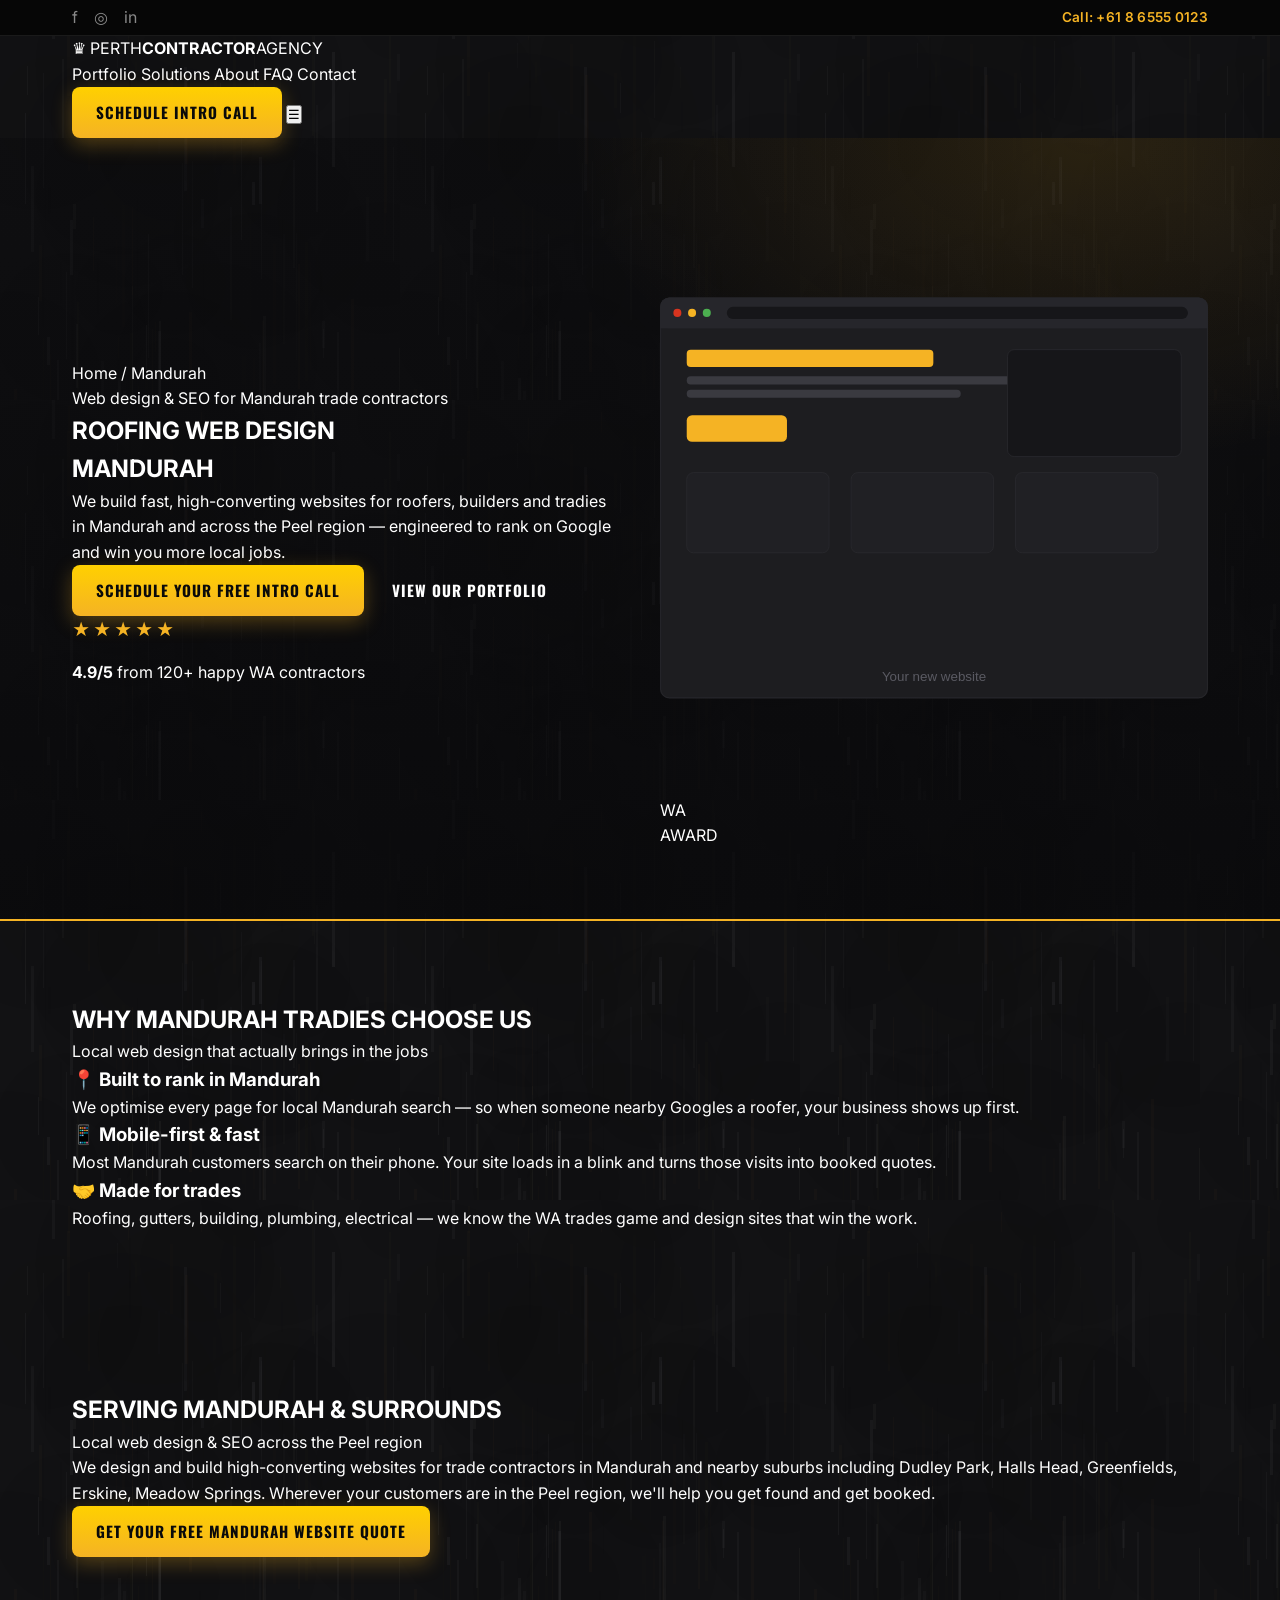
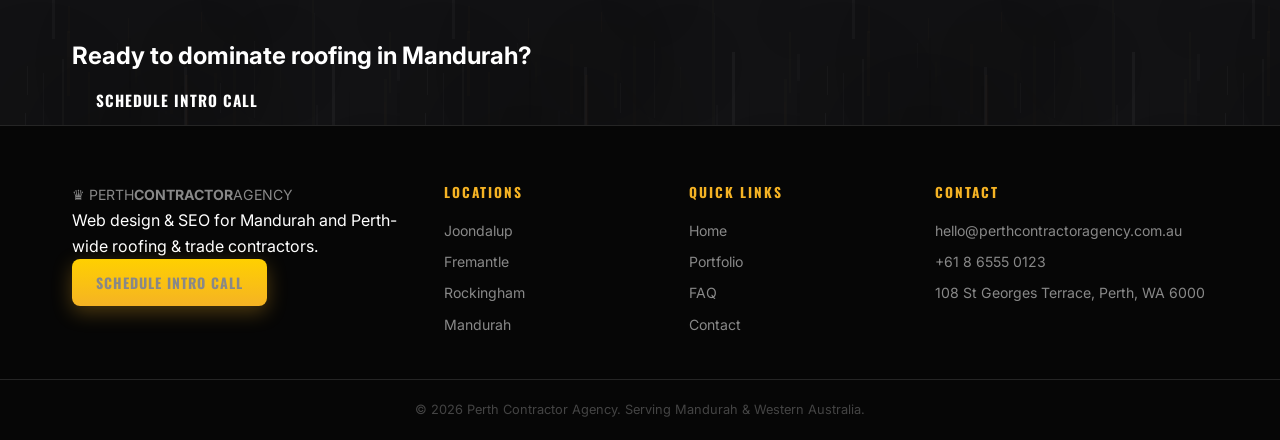
<file: locations/roofing-web-design-mandurah.html>
<!DOCTYPE html>
<html lang="en-AU">
<head>
  <meta charset="UTF-8" />
  <meta name="viewport" content="width=device-width, initial-scale=1.0" />

  <title>Roofing &amp; Trades Web Design Mandurah | Perth Contractor Agency</title>
  <meta name="description" content="Web design &amp; local SEO for roofing and trade contractors in Mandurah, WA. High-converting, mobile-first websites built to rank in Mandurah and win more jobs. Free intro call." />
  <meta name="keywords" content="web design Mandurah, roofing web design Mandurah, trades website Mandurah, contractor websites Mandurah, SEO Mandurah, web designer Mandurah WA" />
  <meta name="robots" content="index, follow, max-image-preview:large" />
  <link rel="canonical" href="https://www.perthcontractoragency.com.au/locations/roofing-web-design-mandurah.html" />

  <meta name="geo.region" content="AU-WA" />
  <meta name="geo.placename" content="Mandurah, Western Australia" />
  <meta name="geo.position" content="-32.5269;115.7217" />
  <meta name="ICBM" content="-32.5269, 115.7217" />

  <meta property="og:type" content="website" />
  <meta property="og:locale" content="en_AU" />
  <meta property="og:site_name" content="Perth Contractor Agency" />
  <meta property="og:title" content="Roofing &amp; Trades Web Design Mandurah | Perth Contractor Agency" />
  <meta property="og:description" content="High-converting websites &amp; local SEO for Mandurah roofing and trade contractors." />
  <meta property="og:url" content="https://www.perthcontractoragency.com.au/locations/roofing-web-design-mandurah.html" />
  <meta property="og:image" content="https://www.perthcontractoragency.com.au/assets/img/og-cover.svg" />

  <meta name="theme-color" content="#0e0e10" />
  <link rel="preconnect" href="https://fonts.googleapis.com" />
  <link rel="preconnect" href="https://fonts.gstatic.com" crossorigin />
  <link href="https://fonts.googleapis.com/css2?family=Inter:wght@400;500;600;700&family=Oswald:wght@500;600;700&display=swap" rel="stylesheet" />
  <link rel="stylesheet" href="../assets/css/styles.css" />

  <script type="application/ld+json">
  {
    "@context": "https://schema.org",
    "@type": "Service",
    "serviceType": "Web design and local SEO for roofing and trade contractors",
    "provider": {
      "@type": "ProfessionalService",
      "name": "Perth Contractor Agency",
      "telephone": "+61 8 6555 0123",
      "email": "hello@perthcontractoragency.com.au",
      "url": "https://www.perthcontractoragency.com.au/",
      "image": "https://www.perthcontractoragency.com.au/assets/img/og-cover.svg",
      "address": {
        "@type": "PostalAddress",
        "streetAddress": "108 St Georges Terrace",
        "addressLocality": "Perth",
        "addressRegion": "WA",
        "postalCode": "6000",
        "addressCountry": "AU"
      }
    },
    "areaServed": {
      "@type": "City",
      "name": "Mandurah",
      "geo": { "@type": "GeoCoordinates", "latitude": -32.5269, "longitude": 115.7217 }
    },
    "url": "https://www.perthcontractoragency.com.au/locations/roofing-web-design-mandurah.html"
  }
  </script>
  <script type="application/ld+json">
  {
    "@context": "https://schema.org",
    "@type": "BreadcrumbList",
    "itemListElement": [
      { "@type": "ListItem", "position": 1, "name": "Home", "item": "https://www.perthcontractoragency.com.au/" },
      { "@type": "ListItem", "position": 2, "name": "Web Design Mandurah", "item": "https://www.perthcontractoragency.com.au/locations/roofing-web-design-mandurah.html" }
    ]
  }
  </script>
</head>
<body>
  <div class="topbar">
    <div class="container topbar__inner">
      <div class="topbar__social" aria-label="Social media">
        <a href="#" aria-label="Facebook">f</a>
        <a href="#" aria-label="Instagram">◎</a>
        <a href="#" aria-label="LinkedIn">in</a>
      </div>
      <a class="topbar__phone" href="tel:+61865550123">Call: +61 8 6555 0123</a>
    </div>
  </div>

  <header class="nav" id="top">
    <div class="container nav__inner">
      <a class="brand" href="../index.html" aria-label="Perth Contractor Agency home">
        <span class="brand__crown">♛</span>
        <span class="brand__text">PERTH<strong>CONTRACTOR</strong>AGENCY</span>
      </a>
      <nav class="nav__links" aria-label="Primary">
        <a href="../index.html#portfolio">Portfolio</a>
        <a href="../index.html#solutions">Solutions</a>
        <a href="../index.html#about">About</a>
        <a href="../index.html#faq">FAQ</a>
        <a href="../index.html#contact">Contact</a>
      </nav>
      <a class="btn btn--gold nav__cta" href="../index.html#contact">Schedule Intro Call</a>
      <button class="nav__toggle" aria-label="Open menu" aria-expanded="false">☰</button>
    </div>
  </header>

  <section class="hero">
    <div class="container hero__inner">
      <div class="hero__copy">
        <nav class="crumbs" aria-label="Breadcrumb"><a href="../index.html">Home</a> / <span>Mandurah</span></nav>
        <p class="eyebrow">Web design &amp; SEO for Mandurah trade contractors</p>
        <h1>ROOFING WEB DESIGN<br /><span class="hl">MANDURAH</span></h1>
        <p class="hero__sub">We build fast, high-converting websites for roofers, builders and tradies in Mandurah and across the Peel region — engineered to rank on Google and win you more local jobs.</p>
        <div class="hero__actions">
          <a class="btn btn--gold" href="../index.html#contact">Schedule Your Free Intro Call</a>
          <a class="btn btn--ghost" href="../index.html#portfolio">View Our Portfolio</a>
        </div>
        <div class="hero__trust">
          <div class="stars" aria-label="Rated 4.9 out of 5">★★★★★</div>
          <span><strong>4.9/5</strong> from 120+ happy WA contractors</span>
        </div>
      </div>
      <div class="hero__visual">
        <img class="mock mock--lg" src="../assets/img/hero-mock.svg" width="820" height="600" alt="Example roofing contractor website built for a Mandurah business" />
        <div class="badge badge--award" aria-hidden="true">WA<br/>AWARD</div>
      </div>
    </div>
  </section>

  <section class="section">
    <div class="container">
      <header class="section__head">
        <h2>WHY MANDURAH TRADIES <span class="hl">CHOOSE US</span></h2>
        <p class="section__kicker">Local web design that actually brings in the jobs</p>
      </header>
      <div class="grid grid--3">
        <div class="panel">
          <h3>📍 Built to rank in Mandurah</h3>
          <p>We optimise every page for local Mandurah search — so when someone nearby Googles a roofer, your business shows up first.</p>
        </div>
        <div class="panel">
          <h3>📱 Mobile-first &amp; fast</h3>
          <p>Most Mandurah customers search on their phone. Your site loads in a blink and turns those visits into booked quotes.</p>
        </div>
        <div class="panel">
          <h3>🤝 Made for trades</h3>
          <p>Roofing, gutters, building, plumbing, electrical — we know the WA trades game and design sites that win the work.</p>
        </div>
      </div>
    </div>
  </section>

  <section class="section section--solutions">
    <div class="container">
      <header class="section__head">
        <h2>SERVING MANDURAH &amp; <span class="hl">SURROUNDS</span></h2>
        <p class="section__kicker">Local web design &amp; SEO across the Peel region</p>
      </header>
      <div class="stat-banner">
        <p>We design and build high-converting websites for trade contractors in <span class="hl">Mandurah</span> and nearby suburbs including Dudley Park, Halls Head, Greenfields, Erskine, Meadow Springs. Wherever your customers are in the Peel region, we'll help you get found and get booked.</p>
      </div>
      <div class="center">
        <a class="btn btn--gold" href="../index.html#contact">Get Your Free Mandurah Website Quote</a>
      </div>
    </div>
  </section>

  <section class="cta-strip">
    <div class="container cta-strip__inner">
      <h2>Ready to dominate roofing in Mandurah?</h2>
      <a class="btn btn--dark" href="../index.html#contact">Schedule Intro Call</a>
    </div>
  </section>

  <footer class="footer">
    <div class="container footer__grid">
      <div class="footer__col">
        <a class="brand brand--footer" href="../index.html">
          <span class="brand__crown">♛</span>
          <span class="brand__text">PERTH<strong>CONTRACTOR</strong>AGENCY</span>
        </a>
        <p>Web design &amp; SEO for Mandurah and Perth-wide roofing &amp; trade contractors.</p>
        <a class="btn btn--gold" href="tel:+61865550123">Schedule Intro Call</a>
      </div>
      <div class="footer__col">
        <h4>Locations</h4>
        <ul>
          <li><a href="roofing-web-design-joondalup.html">Joondalup</a></li>
          <li><a href="roofing-web-design-fremantle.html">Fremantle</a></li>
          <li><a href="roofing-web-design-rockingham.html">Rockingham</a></li>
          <li><a href="roofing-web-design-mandurah.html">Mandurah</a></li>
        </ul>
      </div>
      <div class="footer__col">
        <h4>Quick Links</h4>
        <ul>
          <li><a href="../index.html">Home</a></li>
          <li><a href="../index.html#portfolio">Portfolio</a></li>
          <li><a href="../index.html#faq">FAQ</a></li>
          <li><a href="../index.html#contact">Contact</a></li>
        </ul>
      </div>
      <div class="footer__col">
        <h4>Contact</h4>
        <ul>
          <li><a href="mailto:hello@perthcontractoragency.com.au">hello@perthcontractoragency.com.au</a></li>
          <li><a href="tel:+61865550123">+61 8 6555 0123</a></li>
          <li>108 St Georges Terrace, Perth, WA 6000</li>
        </ul>
      </div>
    </div>
    <div class="footer__bar">
      <div class="container"><p>© <span id="year"></span> Perth Contractor Agency. Serving Mandurah &amp; Western Australia.</p></div>
    </div>
  </footer>

  <script src="../assets/js/main.js" defer></script>
</body>
</html>
</file>
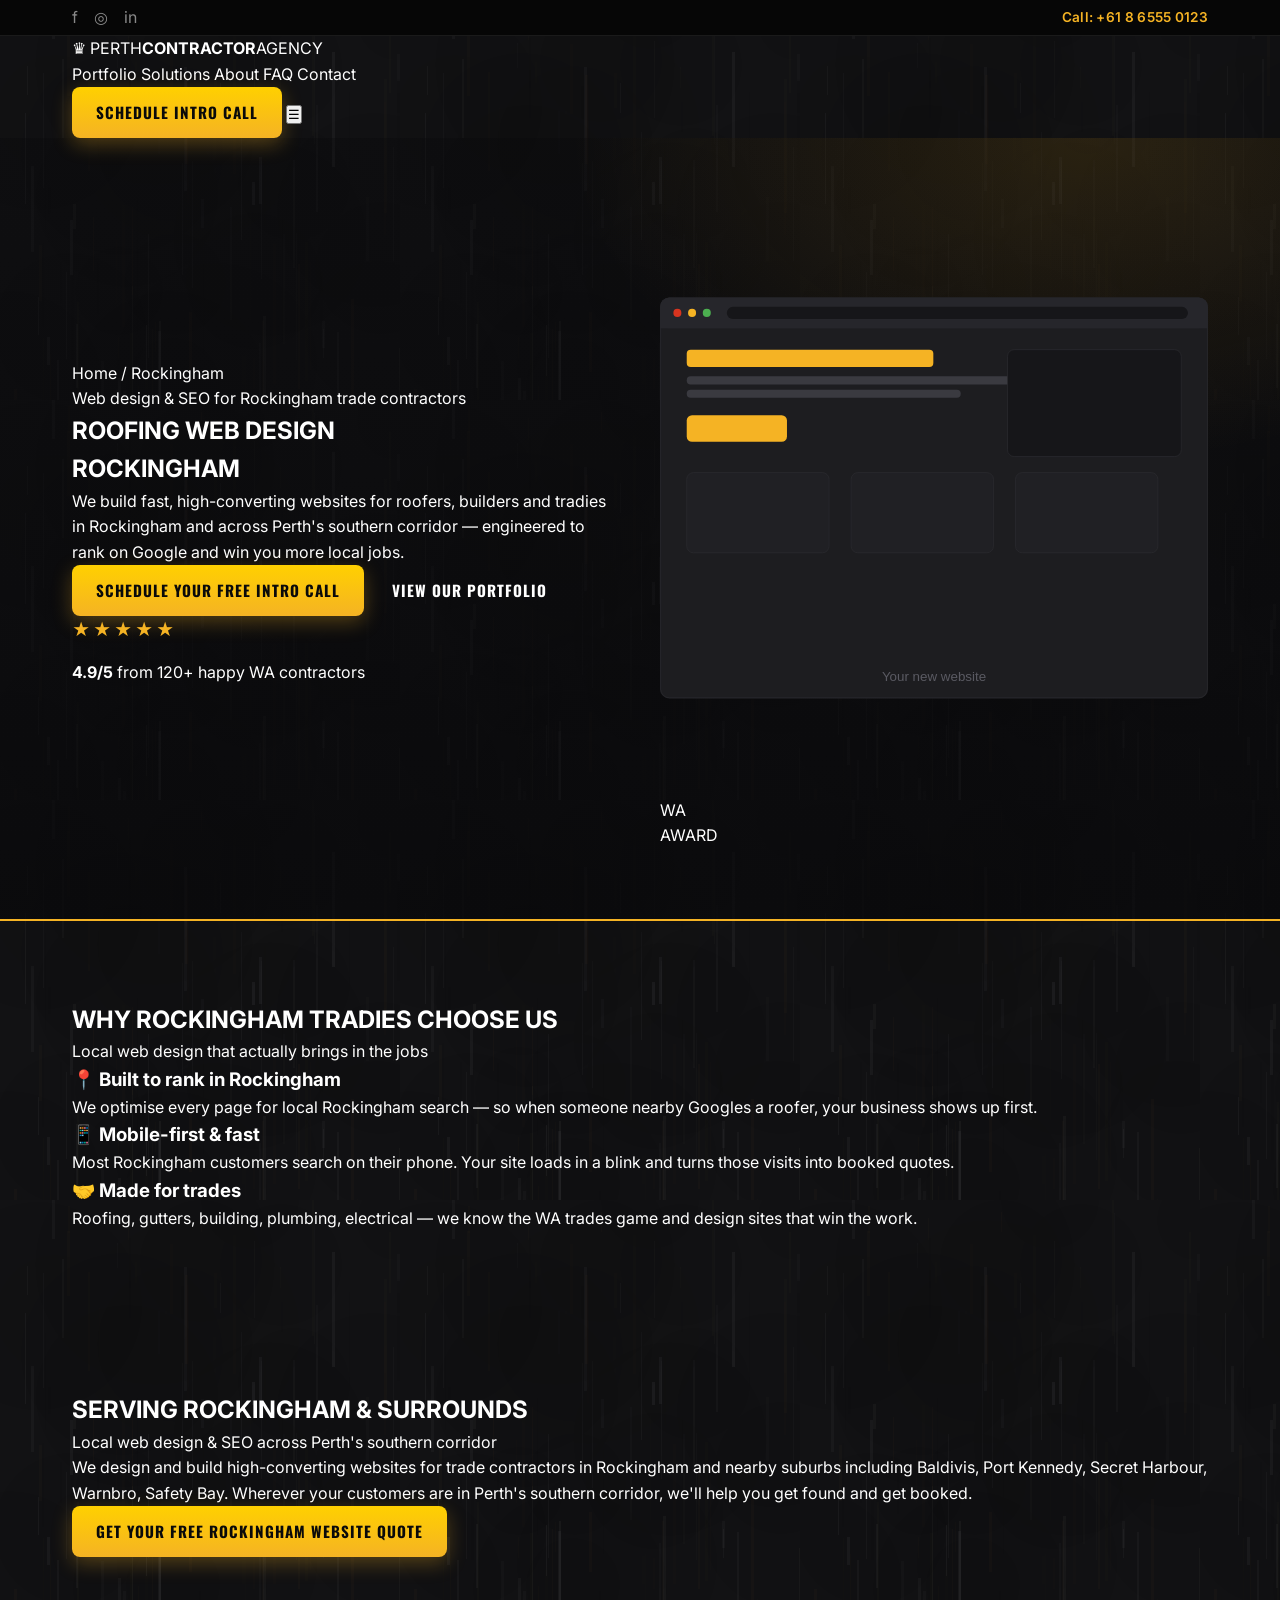
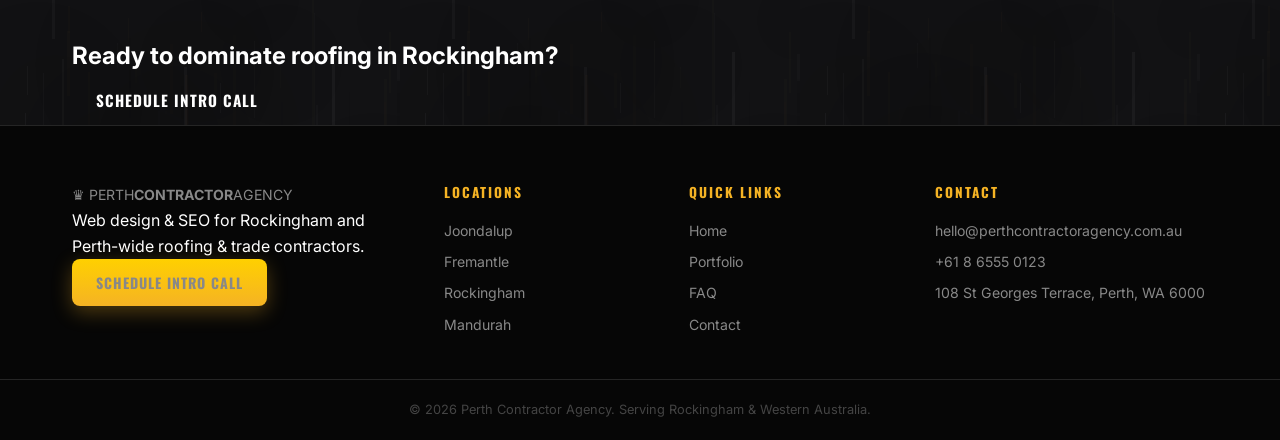
<file: locations/roofing-web-design-rockingham.html>
<!DOCTYPE html>
<html lang="en-AU">
<head>
  <meta charset="UTF-8" />
  <meta name="viewport" content="width=device-width, initial-scale=1.0" />

  <title>Roofing &amp; Trades Web Design Rockingham | Perth Contractor Agency</title>
  <meta name="description" content="Web design &amp; local SEO for roofing and trade contractors in Rockingham, WA. High-converting, mobile-first websites built to rank in Rockingham and win more jobs. Free intro call." />
  <meta name="keywords" content="web design Rockingham, roofing web design Rockingham, trades website Rockingham, contractor websites Rockingham, SEO Rockingham, web designer Rockingham WA" />
  <meta name="robots" content="index, follow, max-image-preview:large" />
  <link rel="canonical" href="https://www.perthcontractoragency.com.au/locations/roofing-web-design-rockingham.html" />

  <meta name="geo.region" content="AU-WA" />
  <meta name="geo.placename" content="Rockingham, Western Australia" />
  <meta name="geo.position" content="-32.2769;115.7297" />
  <meta name="ICBM" content="-32.2769, 115.7297" />

  <meta property="og:type" content="website" />
  <meta property="og:locale" content="en_AU" />
  <meta property="og:site_name" content="Perth Contractor Agency" />
  <meta property="og:title" content="Roofing &amp; Trades Web Design Rockingham | Perth Contractor Agency" />
  <meta property="og:description" content="High-converting websites &amp; local SEO for Rockingham roofing and trade contractors." />
  <meta property="og:url" content="https://www.perthcontractoragency.com.au/locations/roofing-web-design-rockingham.html" />
  <meta property="og:image" content="https://www.perthcontractoragency.com.au/assets/img/og-cover.svg" />

  <meta name="theme-color" content="#0e0e10" />
  <link rel="preconnect" href="https://fonts.googleapis.com" />
  <link rel="preconnect" href="https://fonts.gstatic.com" crossorigin />
  <link href="https://fonts.googleapis.com/css2?family=Inter:wght@400;500;600;700&family=Oswald:wght@500;600;700&display=swap" rel="stylesheet" />
  <link rel="stylesheet" href="../assets/css/styles.css" />

  <script type="application/ld+json">
  {
    "@context": "https://schema.org",
    "@type": "Service",
    "serviceType": "Web design and local SEO for roofing and trade contractors",
    "provider": {
      "@type": "ProfessionalService",
      "name": "Perth Contractor Agency",
      "telephone": "+61 8 6555 0123",
      "email": "hello@perthcontractoragency.com.au",
      "url": "https://www.perthcontractoragency.com.au/",
      "image": "https://www.perthcontractoragency.com.au/assets/img/og-cover.svg",
      "address": {
        "@type": "PostalAddress",
        "streetAddress": "108 St Georges Terrace",
        "addressLocality": "Perth",
        "addressRegion": "WA",
        "postalCode": "6000",
        "addressCountry": "AU"
      }
    },
    "areaServed": {
      "@type": "City",
      "name": "Rockingham",
      "geo": { "@type": "GeoCoordinates", "latitude": -32.2769, "longitude": 115.7297 }
    },
    "url": "https://www.perthcontractoragency.com.au/locations/roofing-web-design-rockingham.html"
  }
  </script>
  <script type="application/ld+json">
  {
    "@context": "https://schema.org",
    "@type": "BreadcrumbList",
    "itemListElement": [
      { "@type": "ListItem", "position": 1, "name": "Home", "item": "https://www.perthcontractoragency.com.au/" },
      { "@type": "ListItem", "position": 2, "name": "Web Design Rockingham", "item": "https://www.perthcontractoragency.com.au/locations/roofing-web-design-rockingham.html" }
    ]
  }
  </script>
</head>
<body>
  <div class="topbar">
    <div class="container topbar__inner">
      <div class="topbar__social" aria-label="Social media">
        <a href="#" aria-label="Facebook">f</a>
        <a href="#" aria-label="Instagram">◎</a>
        <a href="#" aria-label="LinkedIn">in</a>
      </div>
      <a class="topbar__phone" href="tel:+61865550123">Call: +61 8 6555 0123</a>
    </div>
  </div>

  <header class="nav" id="top">
    <div class="container nav__inner">
      <a class="brand" href="../index.html" aria-label="Perth Contractor Agency home">
        <span class="brand__crown">♛</span>
        <span class="brand__text">PERTH<strong>CONTRACTOR</strong>AGENCY</span>
      </a>
      <nav class="nav__links" aria-label="Primary">
        <a href="../index.html#portfolio">Portfolio</a>
        <a href="../index.html#solutions">Solutions</a>
        <a href="../index.html#about">About</a>
        <a href="../index.html#faq">FAQ</a>
        <a href="../index.html#contact">Contact</a>
      </nav>
      <a class="btn btn--gold nav__cta" href="../index.html#contact">Schedule Intro Call</a>
      <button class="nav__toggle" aria-label="Open menu" aria-expanded="false">☰</button>
    </div>
  </header>

  <section class="hero">
    <div class="container hero__inner">
      <div class="hero__copy">
        <nav class="crumbs" aria-label="Breadcrumb"><a href="../index.html">Home</a> / <span>Rockingham</span></nav>
        <p class="eyebrow">Web design &amp; SEO for Rockingham trade contractors</p>
        <h1>ROOFING WEB DESIGN<br /><span class="hl">ROCKINGHAM</span></h1>
        <p class="hero__sub">We build fast, high-converting websites for roofers, builders and tradies in Rockingham and across Perth's southern corridor — engineered to rank on Google and win you more local jobs.</p>
        <div class="hero__actions">
          <a class="btn btn--gold" href="../index.html#contact">Schedule Your Free Intro Call</a>
          <a class="btn btn--ghost" href="../index.html#portfolio">View Our Portfolio</a>
        </div>
        <div class="hero__trust">
          <div class="stars" aria-label="Rated 4.9 out of 5">★★★★★</div>
          <span><strong>4.9/5</strong> from 120+ happy WA contractors</span>
        </div>
      </div>
      <div class="hero__visual">
        <img class="mock mock--lg" src="../assets/img/hero-mock.svg" width="820" height="600" alt="Example roofing contractor website built for a Rockingham business" />
        <div class="badge badge--award" aria-hidden="true">WA<br/>AWARD</div>
      </div>
    </div>
  </section>

  <section class="section">
    <div class="container">
      <header class="section__head">
        <h2>WHY ROCKINGHAM TRADIES <span class="hl">CHOOSE US</span></h2>
        <p class="section__kicker">Local web design that actually brings in the jobs</p>
      </header>
      <div class="grid grid--3">
        <div class="panel">
          <h3>📍 Built to rank in Rockingham</h3>
          <p>We optimise every page for local Rockingham search — so when someone nearby Googles a roofer, your business shows up first.</p>
        </div>
        <div class="panel">
          <h3>📱 Mobile-first &amp; fast</h3>
          <p>Most Rockingham customers search on their phone. Your site loads in a blink and turns those visits into booked quotes.</p>
        </div>
        <div class="panel">
          <h3>🤝 Made for trades</h3>
          <p>Roofing, gutters, building, plumbing, electrical — we know the WA trades game and design sites that win the work.</p>
        </div>
      </div>
    </div>
  </section>

  <section class="section section--solutions">
    <div class="container">
      <header class="section__head">
        <h2>SERVING ROCKINGHAM &amp; <span class="hl">SURROUNDS</span></h2>
        <p class="section__kicker">Local web design &amp; SEO across Perth's southern corridor</p>
      </header>
      <div class="stat-banner">
        <p>We design and build high-converting websites for trade contractors in <span class="hl">Rockingham</span> and nearby suburbs including Baldivis, Port Kennedy, Secret Harbour, Warnbro, Safety Bay. Wherever your customers are in Perth's southern corridor, we'll help you get found and get booked.</p>
      </div>
      <div class="center">
        <a class="btn btn--gold" href="../index.html#contact">Get Your Free Rockingham Website Quote</a>
      </div>
    </div>
  </section>

  <section class="cta-strip">
    <div class="container cta-strip__inner">
      <h2>Ready to dominate roofing in Rockingham?</h2>
      <a class="btn btn--dark" href="../index.html#contact">Schedule Intro Call</a>
    </div>
  </section>

  <footer class="footer">
    <div class="container footer__grid">
      <div class="footer__col">
        <a class="brand brand--footer" href="../index.html">
          <span class="brand__crown">♛</span>
          <span class="brand__text">PERTH<strong>CONTRACTOR</strong>AGENCY</span>
        </a>
        <p>Web design &amp; SEO for Rockingham and Perth-wide roofing &amp; trade contractors.</p>
        <a class="btn btn--gold" href="tel:+61865550123">Schedule Intro Call</a>
      </div>
      <div class="footer__col">
        <h4>Locations</h4>
        <ul>
          <li><a href="roofing-web-design-joondalup.html">Joondalup</a></li>
          <li><a href="roofing-web-design-fremantle.html">Fremantle</a></li>
          <li><a href="roofing-web-design-rockingham.html">Rockingham</a></li>
          <li><a href="roofing-web-design-mandurah.html">Mandurah</a></li>
        </ul>
      </div>
      <div class="footer__col">
        <h4>Quick Links</h4>
        <ul>
          <li><a href="../index.html">Home</a></li>
          <li><a href="../index.html#portfolio">Portfolio</a></li>
          <li><a href="../index.html#faq">FAQ</a></li>
          <li><a href="../index.html#contact">Contact</a></li>
        </ul>
      </div>
      <div class="footer__col">
        <h4>Contact</h4>
        <ul>
          <li><a href="mailto:hello@perthcontractoragency.com.au">hello@perthcontractoragency.com.au</a></li>
          <li><a href="tel:+61865550123">+61 8 6555 0123</a></li>
          <li>108 St Georges Terrace, Perth, WA 6000</li>
        </ul>
      </div>
    </div>
    <div class="footer__bar">
      <div class="container"><p>© <span id="year"></span> Perth Contractor Agency. Serving Rockingham &amp; Western Australia.</p></div>
    </div>
  </footer>

  <script src="../assets/js/main.js" defer></script>
</body>
</html>
</file>
<file: assets/css/styles.css>
/* ================================================================
   Perth Contractor Agency — 1:1 reference reproduction
   Colors: bg #0a0a0a · gold #F5B324 · red #CC1111
   Fonts: Anton (display) · Oswald (headings/nav) · Inter (body)
   ================================================================ */

/* ── Reset & Variables ─────────────────────────────────────── */
:root {
  --bg:      #0a0a0a;
  --bg-alt:  #111111;
  --bg-card: #161616;
  --bg-3:    #1e1e1e;
  --gold:    #F5B324;
  --gold-lt: #FFD000;
  --red:     #CC1111;
  --red-dk:  #aa0e0e;
  --white:   #FFFFFF;
  --gray:    #888888;
  --border:  #252525;
  --maxw:    1180px;
  --r:       12px;
}
*, *::before, *::after { box-sizing: border-box; margin: 0; padding: 0; }
html { scroll-behavior: smooth; }
body {
  font-family: "Inter", system-ui, sans-serif;
  background: #0d0d0f url("../img/texture.svg") repeat;
  background-size: 400px 400px;
  color: var(--white);
  -webkit-font-smoothing: antialiased;
  line-height: 1.6;
}
img { display: block; max-width: 100%; }
a { color: inherit; text-decoration: none; }
ul { list-style: none; }

.container { width: 100%; max-width: var(--maxw); margin: 0 auto; padding: 0 22px; }
.c-gold { color: var(--gold); }

/* ── Typography ─────────────────────────────────────────────── */
.heading-display {
  font-family: "Anton", "Oswald", sans-serif;
  font-size: clamp(3rem, 7vw, 5.5rem);
  font-weight: 400;
  letter-spacing: 3px;
  line-height: 1;
  text-transform: uppercase;
  color: transparent;
  -webkit-text-stroke: 2px var(--gold);
  text-stroke: 2px var(--gold);
  text-shadow: 0 0 30px rgba(245,179,36,.25);
}
.heading-lg {
  font-family: "Oswald", sans-serif;
  font-weight: 700;
  font-size: clamp(1.8rem, 4.5vw, 3rem);
  text-transform: uppercase;
  letter-spacing: .5px;
  line-height: 1.1;
}
.heading-md {
  font-family: "Oswald", sans-serif;
  font-weight: 600;
  font-size: clamp(1.2rem, 2.5vw, 1.7rem);
  text-transform: uppercase;
}

/* ── Buttons ─────────────────────────────────────────────────── */
.btn {
  display: inline-flex; align-items: center; justify-content: center;
  font-family: "Oswald", sans-serif;
  font-weight: 700;
  font-size: .95rem;
  letter-spacing: 1px;
  text-transform: uppercase;
  padding: 13px 24px;
  border-radius: 8px;
  border: none;
  cursor: pointer;
  transition: transform .15s ease, box-shadow .15s ease, background .15s;
  white-space: nowrap;
}
.btn--red   { background: var(--red); color: #fff; box-shadow: 0 6px 20px rgba(204,17,17,.35); }
.btn--red:hover { background: var(--red-dk); transform: translateY(-2px); box-shadow: 0 10px 28px rgba(204,17,17,.45); }
.btn--gold  { background: linear-gradient(180deg, var(--gold-lt), var(--gold)); color: #0a0a0a; box-shadow: 0 6px 20px rgba(245,179,36,.3); }
.btn--gold:hover { transform: translateY(-2px); box-shadow: 0 10px 28px rgba(245,179,36,.45); }
.btn--lg    { padding: 16px 32px; font-size: 1rem; }
.btn--full  { width: 100%; }

/* ── Stars ───────────────────────────────────────────────────── */
.stars { color: var(--gold); letter-spacing: 3px; font-size: 1.1rem; }

/* ── Top Bar ─────────────────────────────────────────────────── */
.topbar {
  background: #060606;
  border-bottom: 1px solid #1a1a1a;
  height: 36px;
  display: flex;
  align-items: center;
}
.topbar__inner { display: flex; justify-content: space-between; align-items: center; }
.topbar__social { display: flex; gap: 16px; }
.topbar__social a { color: var(--gray); transition: color .15s; display: flex; align-items: center; }
.topbar__social a:hover { color: var(--gold); }
.topbar__phone { color: var(--gold); font-size: .85rem; font-weight: 600; letter-spacing: .3px; }

/* ── Header / Nav ────────────────────────────────────────────── */
.header {
  position: sticky; top: 0; z-index: 100;
  background: rgba(8,8,8,.97);
  backdrop-filter: blur(12px);
  border-bottom: 1px solid #1a1a1a;
}
.header__inner { display: flex; align-items: center; gap: 20px; height: 72px; }

.logo { display: flex; align-items: center; gap: 10px; flex-shrink: 0; }
.logo__crown { color: var(--gold); font-size: 1.6rem; line-height: 1; }
.logo__text { display: flex; flex-direction: column; line-height: 1.1; }
.logo__line1 { font-family: "Oswald", sans-serif; font-weight: 700; font-size: .9rem; color: var(--gold); letter-spacing: 2px; }
.logo__line2 { font-family: "Oswald", sans-serif; font-weight: 400; font-size: .72rem; color: var(--white); letter-spacing: 3px; }
.logo--sm .logo__line1 { font-size: .8rem; }
.logo--sm .logo__line2 { font-size: .65rem; }

.header__nav { display: flex; gap: 24px; margin-left: auto; }
.header__nav a {
  font-family: "Oswald", sans-serif;
  font-weight: 500;
  font-size: .88rem;
  letter-spacing: 1.5px;
  color: #ccc;
  text-transform: uppercase;
  transition: color .15s;
}
.header__nav a:hover { color: var(--gold); }

.nav-toggle {
  display: none;
  flex-direction: column; gap: 5px;
  background: none; border: none; cursor: pointer; padding: 6px;
}
.nav-toggle span { display: block; width: 24px; height: 2px; background: var(--white); border-radius: 2px; transition: .2s; }

/* ── Hero ────────────────────────────────────────────────────── */
.hero {
  background-image:
    radial-gradient(ellipse 800px 500px at 85% 0%, rgba(245,179,36,.12), transparent 65%),
    linear-gradient(180deg, rgba(8,8,10,.35), rgba(8,8,10,.7));
  padding: 60px 0 70px;
  border-bottom: 2px solid var(--gold);
}
.hero__inner { display: grid; grid-template-columns: 1fr 1fr; gap: 40px; align-items: center; }

.hero__eyebrow {
  font-family: "Oswald", sans-serif;
  font-size: .78rem;
  letter-spacing: 3px;
  color: var(--gray);
  text-transform: uppercase;
  margin-bottom: 18px;
}
.hero__h1 {
  font-family: "Anton", "Oswald", sans-serif;
  font-weight: 400;
  font-size: clamp(3rem, 6vw, 5.2rem);
  line-height: 1;
  letter-spacing: 2px;
  text-transform: uppercase;
  margin-bottom: 28px;
}
.hero__trust { display: flex; flex-direction: column; gap: 16px; }
.hero__stars { display: flex; align-items: center; gap: 12px; }
.hero__trust-text { font-family: "Oswald", sans-serif; font-size: .85rem; letter-spacing: 2px; color: var(--gray); }
.hero__badge-row { display: flex; gap: 16px; }
.trust-badge {
  display: flex; align-items: center; gap: 10px;
  background: var(--bg-card);
  border: 1px solid var(--border);
  border-left: 3px solid var(--gold);
  border-radius: 8px;
  padding: 10px 14px;
  font-size: .8rem;
  line-height: 1.3;
  color: var(--gray);
}
.trust-badge__icon { font-size: 1.2rem; }

.hero__right { position: relative; }
.hero__mockup { width: 100%; border-radius: 14px; box-shadow: 0 30px 70px rgba(0,0,0,.6); }
.hero__award-badge {
  position: absolute;
  top: -18px;
  right: -12px;
  filter: drop-shadow(0 8px 20px rgba(245,179,36,.4));
}

/* ── Marquee ─────────────────────────────────────────────────── */
.marquee {
  background: var(--gold);
  overflow: hidden;
  padding: 0;
  height: 46px;
  display: flex;
  align-items: center;
}
.marquee__track {
  display: flex;
  align-items: center;
  gap: 0;
  white-space: nowrap;
  animation: marquee-scroll 22s linear infinite;
  width: max-content;
}
.marquee__track span {
  font-family: "Oswald", sans-serif;
  font-weight: 700;
  font-size: .9rem;
  letter-spacing: 2px;
  text-transform: uppercase;
  color: #0a0a0a;
  padding: 0 28px;
}
.marquee__star { color: #0a0a0a; padding: 0 8px !important; font-size: 1rem !important; }
@keyframes marquee-scroll {
  from { transform: translateX(0); }
  to   { transform: translateX(-50%); }
}

/* ── Sections ────────────────────────────────────────────────── */
.section { padding: 80px 0; position: relative; }
.section--dark { background: rgba(10,10,12,.55); }
.section--alt  { background: rgba(8,8,9,.78); }
.section--about { background: rgba(10,10,12,.6); }

.section-head { margin-bottom: 50px; }
.section-head--center { text-align: center; }
.section-sub {
  font-family: "Oswald", sans-serif;
  font-size: .85rem;
  letter-spacing: 3px;
  color: var(--gray);
  text-transform: uppercase;
  margin-top: 10px;
}
.gold-line {
  width: 80px;
  height: 4px;
  background: var(--gold);
  margin: 14px auto 16px;
  border-radius: 2px;
}
.section-more { text-align: center; margin-top: 36px; }
.more-link {
  font-family: "Oswald", sans-serif;
  font-weight: 700;
  font-size: 1rem;
  letter-spacing: 2px;
  text-transform: uppercase;
  color: var(--gold);
  border-bottom: 2px solid var(--gold);
  padding-bottom: 3px;
}
.more-link--plain { display: block; margin-bottom: 20px; }

/* ── Portfolio Grid ──────────────────────────────────────────── */
.port-grid { display: grid; grid-template-columns: repeat(3, 1fr); gap: 20px; }
.port-card {
  border-radius: var(--r);
  overflow: hidden;
  background: var(--bg-card);
  border: 1px solid var(--border);
  transition: transform .2s ease, border-color .2s ease, box-shadow .2s ease;
}
.port-card:hover { transform: translateY(-8px); border-color: var(--gold); box-shadow: 0 20px 40px rgba(0,0,0,.5); }
.port-card img { width: 100%; aspect-ratio: 16 / 10; object-fit: cover; object-position: top center; display: block; }

/* ── Reviews ─────────────────────────────────────────────────── */
.reviews-meta { display: flex; align-items: center; gap: 12px; justify-content: center; margin-top: 14px; }
.reviews-meta .stars { font-size: 1.3rem; }
.reviews-meta__text { display: flex; align-items: center; gap: 6px; font-size: .9rem; color: var(--gray); }
.reviews-slider { display: flex; align-items: center; gap: 16px; }
.slider-arrow {
  flex-shrink: 0;
  width: 52px; height: 52px;
  border-radius: 50%;
  background: linear-gradient(180deg, var(--gold-lt), var(--gold));
  color: #0a0a0a;
  border: none;
  font-size: 1.8rem;
  line-height: 1;
  cursor: pointer;
  display: grid; place-content: center;
  box-shadow: 0 6px 18px rgba(245,179,36,.3);
  transition: transform .15s;
}
.slider-arrow:hover { transform: scale(1.08); }
.reviews-grid { display: grid; grid-template-columns: repeat(3, 1fr); gap: 20px; flex: 1; }
.review-card {
  background: var(--bg-card);
  border: 1px solid var(--border);
  border-top: 3px solid var(--gold);
  border-radius: var(--r);
  padding: 24px;
  display: flex; flex-direction: column; gap: 16px;
  transition: border-color .2s, transform .2s;
}
.review-card:hover { border-color: rgba(245,179,36,.4); transform: translateY(-4px); }
.review-card__top { display: flex; align-items: center; gap: 14px; position: relative; }
.review-card__fb { position: absolute; top: 0; right: 0; }
.review-card__avatar {
  width: 56px; height: 56px;
  border-radius: 50%;
  border: 2px solid var(--gold);
  object-fit: cover;
  flex-shrink: 0;
}
.review-card__name { display: block; font-family: "Oswald", sans-serif; font-weight: 700; color: var(--gold); font-size: 1rem; letter-spacing: .5px; }
.review-card__role { display: block; color: var(--gray); font-size: .8rem; margin-top: 2px; }
.review-card__quote { color: #ccc; font-size: .92rem; line-height: 1.65; font-style: italic; }

/* ── Frustrations → Solutions ────────────────────────────────── */
.sol-grid { display: grid; grid-template-columns: 1fr 1fr; gap: 20px; }
.sol-panel {
  background: var(--bg-card);
  border: 1px solid var(--border);
  border-radius: var(--r);
  padding: 30px 28px;
  text-align: center;
}
.sol-panel--bad  { border-top: 4px solid var(--red); }
.sol-panel--good { border-top: 4px solid var(--gold); }
.sol-panel__icon { font-size: 2.6rem; margin-bottom: 14px; display: block; }
.sol-panel__heading {
  font-family: "Oswald", sans-serif;
  font-weight: 700;
  font-size: 1.05rem;
  letter-spacing: .5px;
  text-transform: uppercase;
  margin-bottom: 20px;
  text-align: center;
}
.sol-list { display: grid; gap: 12px; text-align: left; }
.sol-list li { display: flex; align-items: flex-start; gap: 10px; font-size: .92rem; color: #bbb; line-height: 1.5; }
.sol-icon { font-size: .9rem; font-weight: 800; flex-shrink: 0; margin-top: 1px; }
.sol-icon--bad  { color: var(--red); }
.sol-icon--good { color: var(--gold); }

/* Stats section */
.luck-statement {
  text-align: center;
  font-family: "Oswald", sans-serif;
  font-size: 1rem;
  letter-spacing: 2px;
  text-transform: uppercase;
  color: var(--gray);
  margin: 44px 0 28px;
}
.million-stat {
  text-align: center;
  font-size: 1.05rem;
  color: #aaa;
  max-width: 640px;
  margin: 0 auto 36px;
  line-height: 1.7;
}
.million-stat strong { color: var(--gold); font-size: 1.4em; }
.how-banner {
  background: var(--red);
  color: var(--white);
  font-family: "Oswald", sans-serif;
  font-weight: 700;
  font-size: clamp(1.4rem, 3.5vw, 2.2rem);
  letter-spacing: 2px;
  text-transform: uppercase;
  text-align: center;
  padding: 22px;
  border-radius: 10px;
  max-width: 700px;
  margin: 0 auto 32px;
}
.simple-text {
  text-align: center;
  font-family: "Oswald", sans-serif;
  font-weight: 600;
  font-size: 1.4rem;
  letter-spacing: 2px;
  text-transform: uppercase;
  color: var(--white);
  margin-bottom: 14px;
}
.blueprint-text {
  text-align: center;
  font-family: "Oswald", sans-serif;
  font-size: .9rem;
  letter-spacing: 2px;
  text-transform: uppercase;
  color: var(--gray);
  margin-bottom: 24px;
  line-height: 1.7;
}
.million-display { text-align: center; padding: 20px 0 0; }
.million-number {
  font-family: "Anton", sans-serif;
  font-size: clamp(3.2rem, 8vw, 6rem);
  color: var(--gold);
  letter-spacing: 2px;
  line-height: 1;
}
.million-label {
  font-family: "Oswald", sans-serif;
  font-size: clamp(1.2rem, 3vw, 2rem);
  font-weight: 700;
  letter-spacing: 2px;
  text-transform: uppercase;
  color: var(--white);
  margin-top: 6px;
}
.million-sub {
  font-family: "Oswald", sans-serif;
  font-size: .8rem;
  letter-spacing: 3px;
  text-transform: uppercase;
  color: var(--gray);
  margin-top: 6px;
}

/* ── About ───────────────────────────────────────────────────── */
.section--about { border-top: 1px solid var(--border); border-bottom: 1px solid var(--border); }
.about__inner { display: grid; grid-template-columns: 1.1fr .9fr; gap: 60px; align-items: center; }
.about__text h2 { margin-bottom: 22px; }
.about__text p { color: #aaa; font-size: .95rem; margin-bottom: 16px; line-height: 1.75; }
.signature { margin-top: 24px; display: flex; flex-direction: column; gap: 4px; border-left: 3px solid var(--gold); padding-left: 14px; }
.signature__name { font-family: "Oswald", sans-serif; color: var(--gold); font-size: 1.2rem; font-weight: 600; letter-spacing: 1px; }
.signature__role { color: var(--gray); font-size: .82rem; }
.about__portrait { width: 100%; border-radius: 16px; box-shadow: 0 30px 70px rgba(0,0,0,.6); }

/* ── Proof footer ────────────────────────────────────────────── */
.proof-footer { display: flex; flex-direction: column; align-items: center; gap: 20px; margin-top: 36px; }

/* ── Stories ─────────────────────────────────────────────────── */
.stories-grid { display: grid; grid-template-columns: repeat(3, 1fr); gap: 22px; }
.story-card {
  background: var(--bg-card);
  border: 1px solid var(--border);
  border-radius: var(--r);
  overflow: hidden;
  transition: transform .2s, border-color .2s;
}
.story-card:hover { transform: translateY(-6px); border-color: rgba(245,179,36,.4); }
.story-card__thumb { position: relative; overflow: hidden; }
.story-card__thumb img { width: 100%; height: auto; display: block; }
.story-card__name {
  font-family: "Oswald", sans-serif;
  font-weight: 700;
  font-size: 1.2rem;
  letter-spacing: 1px;
  padding: 16px 18px 4px;
  text-transform: uppercase;
}
.story-card__role { color: var(--gray); font-size: .85rem; padding: 0 18px 18px; }

/* ── FAQ ─────────────────────────────────────────────────────── */
.faq-list { max-width: 880px; margin: 0 auto; display: grid; gap: 14px; }
.faq-item {
  background: linear-gradient(180deg, var(--gold-lt), var(--gold));
  border-radius: 8px;
  overflow: hidden;
  box-shadow: 0 4px 14px rgba(245,179,36,.18);
}
.faq-item__q {
  cursor: pointer;
  list-style: none;
  padding: 18px 22px;
  font-family: "Oswald", sans-serif;
  font-weight: 700;
  font-size: .95rem;
  letter-spacing: .8px;
  text-transform: uppercase;
  color: #0a0a0a;
  display: flex;
  justify-content: space-between;
  align-items: center;
  gap: 16px;
  user-select: none;
}
.faq-item__q::-webkit-details-marker { display: none; }
.faq-icon {
  width: 30px; height: 30px; flex-shrink: 0;
  border-radius: 50%;
  background: var(--red);
  display: grid; place-content: center;
  position: relative;
  box-shadow: 0 2px 6px rgba(0,0,0,.25);
}
.faq-icon::before {
  content: "+"; position: absolute; color: #fff; font-size: 1.2rem; font-weight: 700; line-height: 1;
}
.faq-item[open] .faq-icon::before { content: "−"; }
.faq-item__a {
  background: #1a1407;
  color: #f0e6cf;
  padding: 18px 22px;
  font-size: .92rem;
  line-height: 1.7;
}

/* ── Contact Form ────────────────────────────────────────────── */
.contact-grid { display: grid; grid-template-columns: 1fr 1.1fr; gap: 50px; align-items: start; }
.contact-intro h2 { margin-bottom: 16px; }
.contact-intro p { color: var(--gray); margin-bottom: 22px; font-size: .95rem; }
.contact-list { display: grid; gap: 12px; margin-bottom: 26px; }
.contact-list li { color: #ccc; font-size: .95rem; }
.contact-direct { display: grid; gap: 10px; }
.contact-direct__link { color: var(--gold); font-weight: 600; font-size: .95rem; }
.contact-form {
  background: var(--bg-card);
  border: 1px solid var(--border);
  border-radius: var(--r);
  padding: 28px;
  display: grid; gap: 16px;
}
.field { display: grid; gap: 7px; }
.field-row { display: grid; grid-template-columns: 1fr 1fr; gap: 16px; }
.field label { font-size: .8rem; font-weight: 600; color: var(--gray); text-transform: uppercase; letter-spacing: .5px; }
.field input, .field select, .field textarea {
  width: 100%; background: var(--bg); border: 1px solid var(--border); border-radius: 8px;
  padding: 12px 14px; color: var(--white); font: inherit; font-size: .93rem;
  transition: border-color .15s, box-shadow .15s;
}
.field input:focus, .field select:focus, .field textarea:focus {
  outline: none; border-color: var(--gold); box-shadow: 0 0 0 3px rgba(245,179,36,.12);
}
.field textarea { resize: vertical; }
.form-status { border-radius: 8px; padding: 12px 14px; font-size: .9rem; font-weight: 600; }
.form-status.is-success { background: rgba(76,175,80,.1); border: 1px solid #4caf50; color: #8fe093; }
.form-status.is-error   { background: rgba(204,17,17,.1); border: 1px solid var(--red); color: #ff9b8c; }
.form-fine { font-size: .78rem; color: var(--gray); text-align: center; }

/* ── Footer ──────────────────────────────────────────────────── */
.footer {
  background: #060606;
  border-top: 1px solid var(--border);
  padding-top: 56px;
}
.footer__grid { display: grid; grid-template-columns: 1.6fr 1fr 1fr 1.3fr; gap: 36px; padding-bottom: 44px; }
.footer__brand .logo { margin-bottom: 16px; }
.footer__brand p { color: var(--gray); font-size: .88rem; margin-bottom: 18px; line-height: 1.6; }
.footer__social { display: flex; gap: 16px; margin-top: 18px; }
.footer__social a { color: var(--gray); font-size: 1.1rem; transition: color .15s; }
.footer__social a:hover { color: var(--gold); }
.footer__col h4 {
  font-family: "Oswald", sans-serif;
  font-weight: 700;
  font-size: .85rem;
  letter-spacing: 2px;
  color: var(--gold);
  text-transform: uppercase;
  margin-bottom: 16px;
}
.footer__col ul { display: grid; gap: 10px; }
.footer__col a, .footer__col li { color: var(--gray); font-size: .88rem; transition: color .15s; line-height: 1.5; }
.footer__col a:hover { color: var(--gold); }
.footer__bar { border-top: 1px solid var(--border); padding: 20px 0; }
.footer__bar-inner { display: flex; justify-content: center; }
.footer__bar p { color: #444; font-size: .8rem; text-align: center; }

/* ── Scroll reveal ───────────────────────────────────────────── */
[data-reveal] { opacity: 0; transform: translateY(22px); transition: opacity .55s ease, transform .55s ease; }
[data-reveal].visible { opacity: 1; transform: none; }

/* ── Responsive ──────────────────────────────────────────────── */
@media (max-width: 1024px) {
  .port-grid { grid-template-columns: repeat(2, 1fr); }
  .reviews-grid, .stories-grid { grid-template-columns: repeat(2, 1fr); }
  .about__inner { grid-template-columns: 1fr; }
  .footer__grid { grid-template-columns: 1fr 1fr; }
}
@media (max-width: 768px) {
  .hero__inner { grid-template-columns: 1fr; }
  .hero__right { order: -1; max-width: 420px; margin: 0 auto; }
  .sol-grid { grid-template-columns: 1fr; }
  .contact-grid { grid-template-columns: 1fr; }
  .field-row { grid-template-columns: 1fr; }
}
@media (max-width: 640px) {
  .header__nav, .header .btn--red { display: none; }
  .header__nav.is-open {
    display: flex; flex-direction: column; gap: 0;
    position: fixed; top: 108px; left: 0; right: 0; bottom: 0;
    background: #080808;
    padding: 20px;
    border-top: 1px solid var(--border);
    z-index: 200;
  }
  .header__nav.is-open a { padding: 16px 0; border-bottom: 1px solid var(--border); font-size: 1.1rem; }
  .nav-toggle { display: flex; }
  .port-grid, .reviews-grid, .stories-grid { grid-template-columns: 1fr; }
  .footer__grid { grid-template-columns: 1fr; }
  .hero__badge-row { flex-direction: column; }
}
</file>
<file: assets/css/roof.css>
/* ================================================================
   Perth Roof Replacements — shares the Perth Contractor Agency
   design system (bg #0a0a0a · gold #F5B324 · red #CC1111 ·
   Anton / Oswald / Inter), textured background.
   ================================================================ */
:root {
  --bg:#0a0a0a; --bg-alt:#111111; --bg-card:#161616; --bg-3:#1e1e1e;
  --gold:#F5B324; --gold-lt:#FFD000; --red:#CC1111;
  --white:#fff; --gray:#888; --border:#252525; --maxw:1180px; --r:12px;
}
*,*::before,*::after{margin:0;padding:0;box-sizing:border-box}
html{scroll-behavior:smooth}
body{font-family:"Inter",system-ui,sans-serif;background:#0d0d0f url("../img/texture.svg") repeat;background-size:400px 400px;color:var(--white);-webkit-font-smoothing:antialiased;line-height:1.6}
img{display:block;max-width:100%}
a{color:inherit;text-decoration:none}
ul{list-style:none}
.container{width:100%;max-width:var(--maxw);margin:0 auto;padding:0 22px}
.c-gold{color:var(--gold)}

.heading-lg{font-family:"Oswald",sans-serif;font-weight:700;font-size:clamp(1.7rem,4vw,2.7rem);text-transform:uppercase;letter-spacing:.5px;line-height:1.12}
.stars{color:var(--gold);letter-spacing:3px;font-size:1.1rem}
.tick{color:var(--gold);font-weight:800;margin-right:6px}

/* Buttons */
.btn{display:inline-flex;align-items:center;justify-content:center;font-family:"Oswald",sans-serif;font-weight:700;font-size:.95rem;letter-spacing:1px;text-transform:uppercase;padding:13px 24px;border-radius:8px;border:none;cursor:pointer;transition:transform .15s,box-shadow .15s,background .15s;white-space:nowrap}
.btn--gold{background:linear-gradient(180deg,var(--gold-lt),var(--gold));color:#0a0a0a;box-shadow:0 6px 20px rgba(245,179,36,.3)}
.btn--gold:hover{transform:translateY(-2px);box-shadow:0 10px 28px rgba(245,179,36,.45)}
.btn--ghost{background:transparent;color:#fff;border:2px solid #3a3a3a}
.btn--ghost:hover{border-color:var(--gold);color:var(--gold)}
.btn--lg{padding:16px 32px;font-size:1rem}
.btn--full{width:100%}

/* Header */
.header{position:sticky;top:0;z-index:100;background:rgba(8,8,8,.97);backdrop-filter:blur(12px);border-bottom:1px solid #1a1a1a}
.header__inner{display:flex;align-items:center;gap:20px;height:72px}
.logo{display:flex;align-items:center;gap:10px;flex-shrink:0}
.logo__crown{color:var(--gold);font-size:1.5rem;line-height:1}
.logo__text{display:flex;flex-direction:column;line-height:1.1}
.logo__line1{font-family:"Oswald",sans-serif;font-weight:700;font-size:.9rem;color:var(--gold);letter-spacing:2px}
.logo__line2{font-family:"Oswald",sans-serif;font-weight:400;font-size:.7rem;color:#fff;letter-spacing:2px}
.header__nav{display:flex;gap:24px;margin-left:auto}
.header__nav a{font-family:"Oswald",sans-serif;font-weight:500;font-size:.85rem;letter-spacing:1.2px;color:#ccc;text-transform:uppercase;transition:color .15s}
.header__nav a:hover{color:var(--gold)}
.nav-toggle{display:none;flex-direction:column;gap:5px;background:none;border:none;cursor:pointer;padding:6px}
.nav-toggle span{display:block;width:24px;height:2px;background:#fff;border-radius:2px}

/* Hero */
.hero{background-image:radial-gradient(ellipse 800px 500px at 85% 0%,rgba(245,179,36,.12),transparent 65%),linear-gradient(180deg,rgba(8,8,10,.35),rgba(8,8,10,.7));padding:80px 0 70px;border-bottom:2px solid var(--gold)}
.hero__inner{max-width:920px}
.hero__eyebrow{font-family:"Oswald",sans-serif;font-size:.78rem;letter-spacing:2.5px;color:var(--gold);text-transform:uppercase;margin-bottom:18px}
.hero__h1{font-family:"Oswald",sans-serif;font-weight:700;font-size:clamp(2.2rem,5vw,3.7rem);line-height:1.08;text-transform:uppercase;letter-spacing:.5px;margin-bottom:22px}
.hero__sub{font-size:1.15rem;color:#cbcbcb;max-width:680px;margin-bottom:32px;line-height:1.6}
.hero__actions{display:flex;gap:16px;flex-wrap:wrap;margin-bottom:36px}
.hero__badges{display:grid;grid-template-columns:repeat(2,1fr);gap:14px;max-width:760px}
.hero__badges li{display:flex;align-items:center;background:var(--bg-card);border:1px solid var(--border);border-left:3px solid var(--gold);border-radius:8px;padding:13px 16px;font-size:.92rem;font-weight:500;color:#ddd}

/* Sections */
.section{padding:80px 0;position:relative}
.section--dark{background:rgba(10,10,12,.55)}
.section--alt{background:rgba(8,8,9,.78)}
.section-head{margin-bottom:46px}
.section-head--center{text-align:center}
.section-head--center .heading-lg{max-width:900px;margin:0 auto}
.section-sub-p{color:#9a9a9a;max-width:760px;margin:18px auto 0;font-size:1.02rem;line-height:1.7}
.reviews-meta{display:flex;align-items:center;gap:12px;justify-content:center;margin-top:14px}
.reviews-meta__text{color:var(--gray);font-size:.9rem}

/* Value cards */
.value-grid{display:grid;grid-template-columns:repeat(3,1fr);gap:22px}
.value-card{background:var(--bg-card);border:1px solid var(--border);border-top:3px solid var(--gold);border-radius:var(--r);padding:32px 28px;transition:transform .2s,border-color .2s}
.value-card:hover{transform:translateY(-5px);border-color:rgba(245,179,36,.4)}
.value-card__ic{font-size:2.2rem;margin-bottom:16px}
.value-card h3{font-family:"Oswald",sans-serif;font-weight:700;font-size:1.3rem;text-transform:uppercase;margin-bottom:12px;letter-spacing:.5px}
.value-card p{color:#a8a8a8;font-size:.95rem;line-height:1.7}

/* Council */
.section--council{background:linear-gradient(160deg,rgba(245,179,36,.06),rgba(10,10,12,.7));border-top:1px solid var(--border);border-bottom:1px solid var(--border)}
.council__inner{display:grid;grid-template-columns:1.15fr .85fr;gap:50px;align-items:center}
.council__flag{display:inline-block;background:rgba(245,179,36,.14);color:var(--gold);border:1px solid rgba(245,179,36,.35);padding:7px 16px;border-radius:30px;font-family:"Oswald",sans-serif;font-weight:600;font-size:.72rem;letter-spacing:1.5px;margin-bottom:18px}
.council__text h2{margin-bottom:20px}
.council__text p{color:#b3b3b3;font-size:1rem;line-height:1.75;margin-bottom:16px}
.council__text strong{color:var(--gold)}
.council__close{color:#e0e0e0 !important;font-weight:500}
.council__text .btn{margin-top:12px}
.council__list{background:var(--bg-card);border:1px solid var(--border);border-radius:var(--r);padding:28px;display:grid;gap:16px}
.council__list li{display:flex;align-items:flex-start;gap:6px;color:#ddd;font-size:.98rem;line-height:1.4}

/* Reviews */
.reviews-grid{display:grid;grid-template-columns:repeat(3,1fr);gap:20px;margin-top:40px}
.review-card{background:var(--bg-card);border:1px solid var(--border);border-top:3px solid var(--gold);border-radius:var(--r);padding:24px;display:flex;flex-direction:column;gap:16px}
.review-card__top{display:flex;align-items:center;gap:14px}
.review-card__avatar{width:56px;height:56px;border-radius:50%;border:2px solid var(--gold);object-fit:cover;flex-shrink:0}
.review-card__name{display:block;font-family:"Oswald",sans-serif;font-weight:700;color:var(--gold);font-size:1rem}
.review-card__role{display:block;color:var(--gray);font-size:.8rem;margin-top:2px}
.review-card__quote{color:#ccc;font-size:.92rem;line-height:1.65;font-style:italic}

/* Contact / inspection */
.contact-grid{display:grid;grid-template-columns:1fr 1.1fr;gap:50px;align-items:start}
.contact-intro h2{margin-bottom:16px}
.contact-intro p{color:#9a9a9a;margin-bottom:22px;font-size:.98rem;line-height:1.7}
.contact-list{display:grid;gap:12px;margin-bottom:26px}
.contact-list li{color:#ddd;font-size:.96rem}
.contact-direct{display:grid;gap:10px}
.contact-direct__link{color:var(--gold);font-weight:600;font-size:.96rem}
.contact-direct__abn{color:var(--gray);font-size:.8rem;letter-spacing:.5px;margin-top:4px}
.contact-form{background:var(--bg-card);border:1px solid var(--border);border-radius:var(--r);padding:28px;display:grid;gap:16px}
.field{display:grid;gap:7px}
.field-row{display:grid;grid-template-columns:1fr 1fr;gap:16px}
.field label{font-size:.8rem;font-weight:600;color:var(--gray);text-transform:uppercase;letter-spacing:.5px}
.field input,.field select,.field textarea{width:100%;background:var(--bg);border:1px solid var(--border);border-radius:8px;padding:12px 14px;color:#fff;font:inherit;font-size:.93rem;transition:border-color .15s,box-shadow .15s}
.field input:focus,.field select:focus,.field textarea:focus{outline:none;border-color:var(--gold);box-shadow:0 0 0 3px rgba(245,179,36,.12)}
.field textarea{resize:vertical}
.form-status{border-radius:8px;padding:12px 14px;font-size:.9rem;font-weight:600}
.form-status.is-success{background:rgba(76,175,80,.1);border:1px solid #4caf50;color:#8fe093}
.form-status.is-error{background:rgba(204,17,17,.1);border:1px solid var(--red);color:#ff9b8c}
.form-fine{font-size:.78rem;color:var(--gray);text-align:center}

/* FAQ — gold bars */
.faq-list{max-width:880px;margin:0 auto;display:grid;gap:14px}
.faq-item{background:linear-gradient(180deg,var(--gold-lt),var(--gold));border-radius:8px;overflow:hidden;box-shadow:0 4px 14px rgba(245,179,36,.18)}
.faq-item__q{cursor:pointer;list-style:none;padding:18px 22px;font-family:"Oswald",sans-serif;font-weight:700;font-size:.95rem;letter-spacing:.6px;text-transform:uppercase;color:#0a0a0a;display:flex;justify-content:space-between;align-items:center;gap:16px;user-select:none}
.faq-item__q::-webkit-details-marker{display:none}
.faq-icon{width:30px;height:30px;flex-shrink:0;border-radius:50%;background:var(--red);display:grid;place-content:center;position:relative;box-shadow:0 2px 6px rgba(0,0,0,.25)}
.faq-icon::before{content:"+";position:absolute;color:#fff;font-size:1.2rem;font-weight:700;line-height:1}
.faq-item[open] .faq-icon::before{content:"−"}
.faq-item__a{background:#1a1407;color:#f0e6cf;padding:18px 22px;font-size:.92rem;line-height:1.7}
.faq-item__a strong{color:var(--gold-lt)}

/* Final CTA */
.final-cta__inner{text-align:center;max-width:760px;margin:0 auto}
.final-cta__inner p{color:#aaa;margin:16px 0 28px;font-size:1.05rem}

/* Footer */
.footer{background:#060606;border-top:1px solid var(--border);padding-top:56px}
.footer__grid{display:grid;grid-template-columns:1.6fr 1fr 1.2fr 1fr;gap:36px;padding-bottom:44px}
.footer__brand .logo{margin-bottom:16px}
.footer__brand p{color:var(--gray);font-size:.88rem;margin-bottom:18px;line-height:1.6}
.footer__col h4{font-family:"Oswald",sans-serif;font-weight:700;font-size:.85rem;letter-spacing:2px;color:var(--gold);text-transform:uppercase;margin-bottom:16px}
.footer__col ul{display:grid;gap:10px}
.footer__col a,.footer__col li{color:var(--gray);font-size:.88rem;line-height:1.5;transition:color .15s}
.footer__col a:hover{color:var(--gold)}
.footer__bar{border-top:1px solid var(--border);padding:20px 0}
.footer__bar-inner{display:flex;justify-content:center}
.footer__bar p{color:#444;font-size:.8rem;text-align:center}

/* Reveal */
[data-reveal]{opacity:0;transform:translateY(22px);transition:opacity .55s ease,transform .55s ease}
[data-reveal].visible{opacity:1;transform:none}

/* Responsive */
@media(max-width:1024px){
  .value-grid,.reviews-grid{grid-template-columns:repeat(2,1fr)}
  .council__inner{grid-template-columns:1fr}
  .footer__grid{grid-template-columns:1fr 1fr}
}
@media(max-width:768px){
  .contact-grid{grid-template-columns:1fr}
  .field-row{grid-template-columns:1fr}
  .hero__badges{grid-template-columns:1fr}
}
@media(max-width:640px){
  .header__nav,.header .btn--gold{display:none}
  .header__nav.is-open{display:flex;flex-direction:column;gap:0;position:fixed;top:72px;left:0;right:0;bottom:0;background:#080808;padding:20px;border-top:1px solid var(--border);z-index:200}
  .header__nav.is-open a{padding:16px 0;border-bottom:1px solid var(--border);font-size:1.1rem}
  .nav-toggle{display:flex}
  .value-grid,.reviews-grid,.footer__grid{grid-template-columns:1fr}
}
</file>
